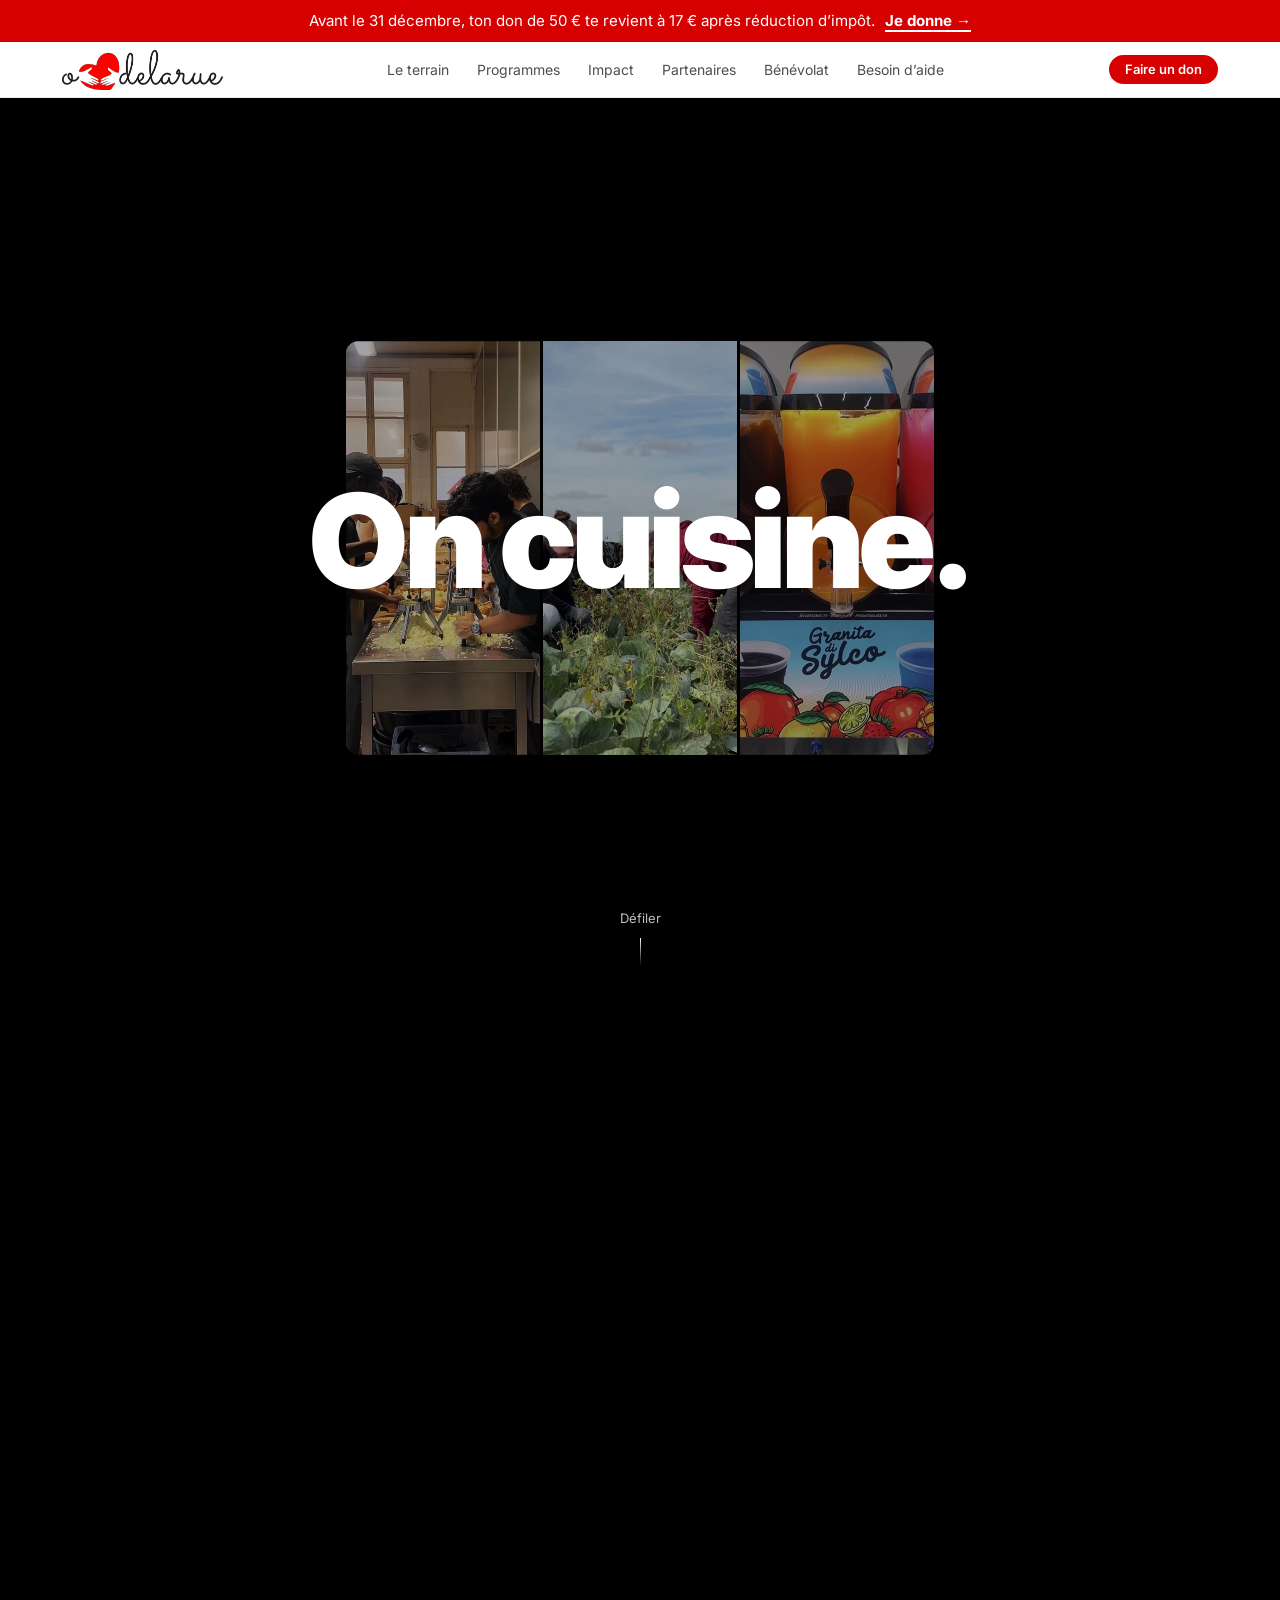
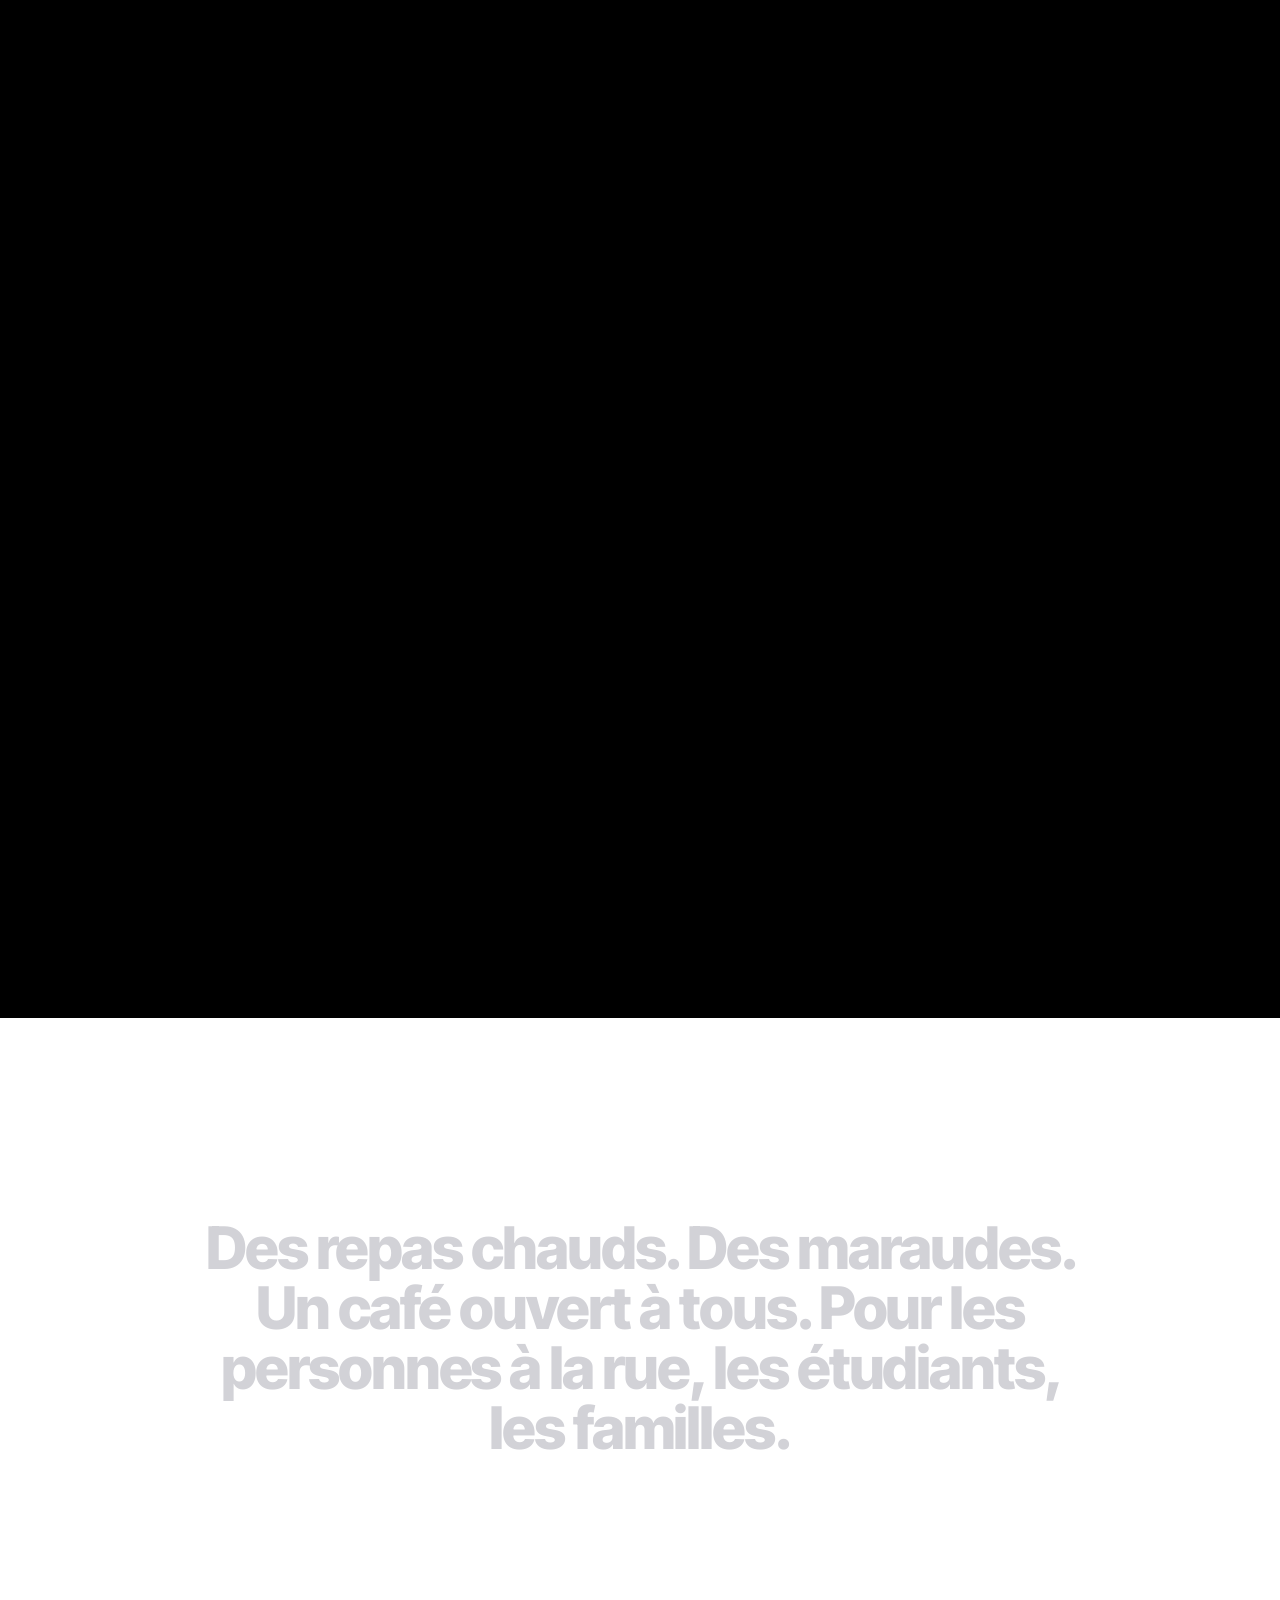
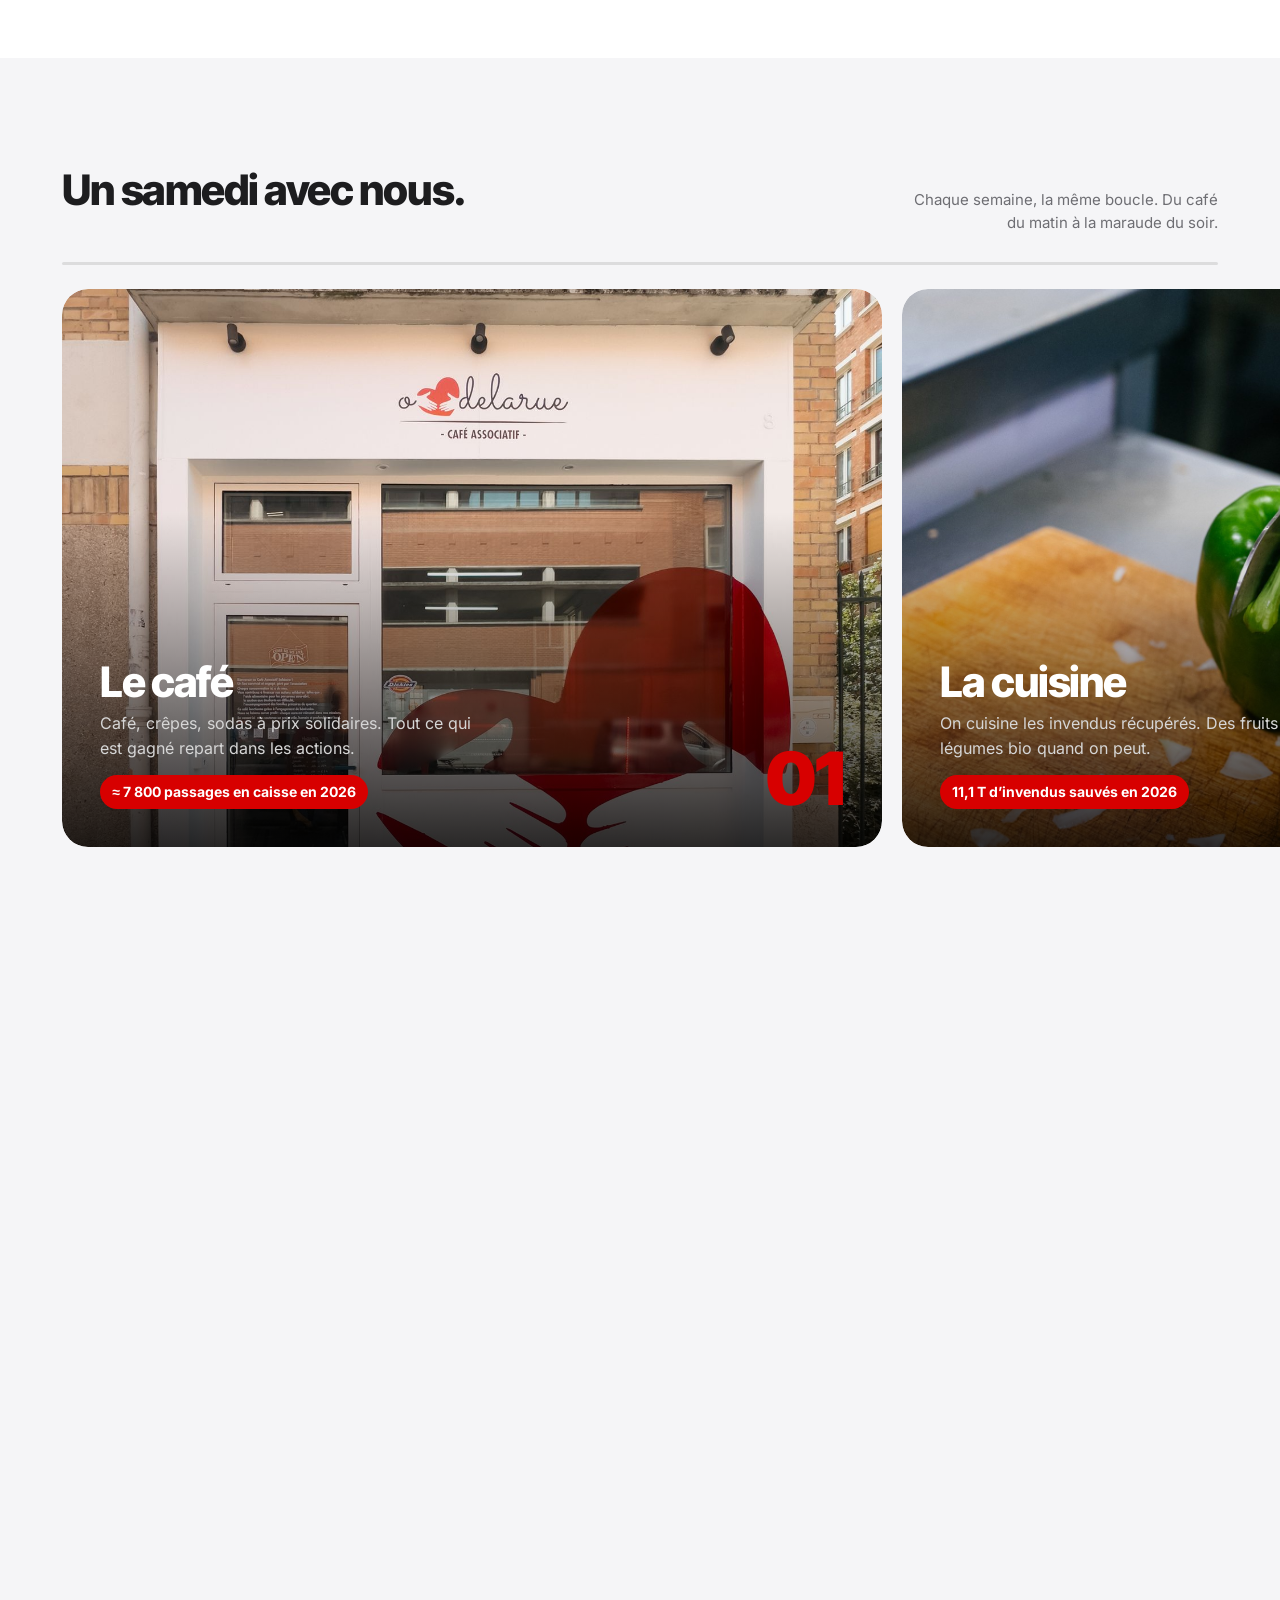
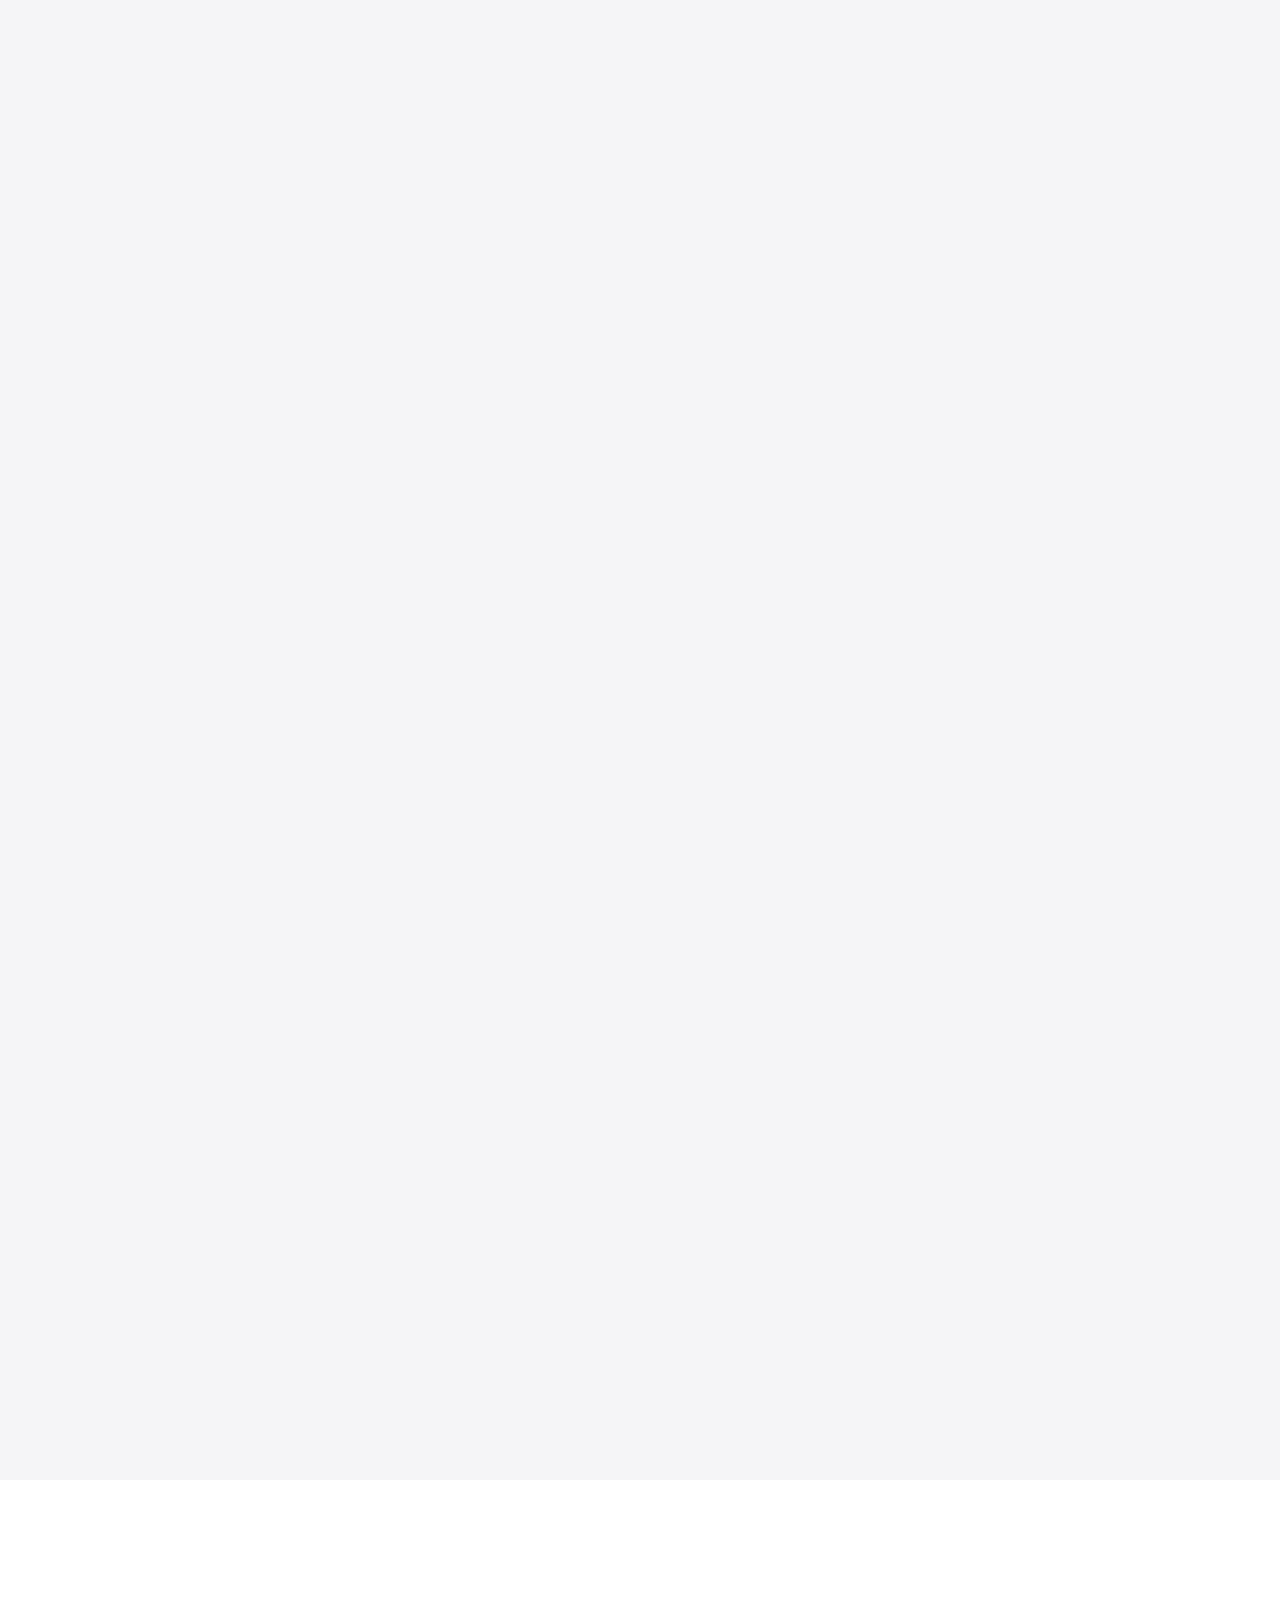
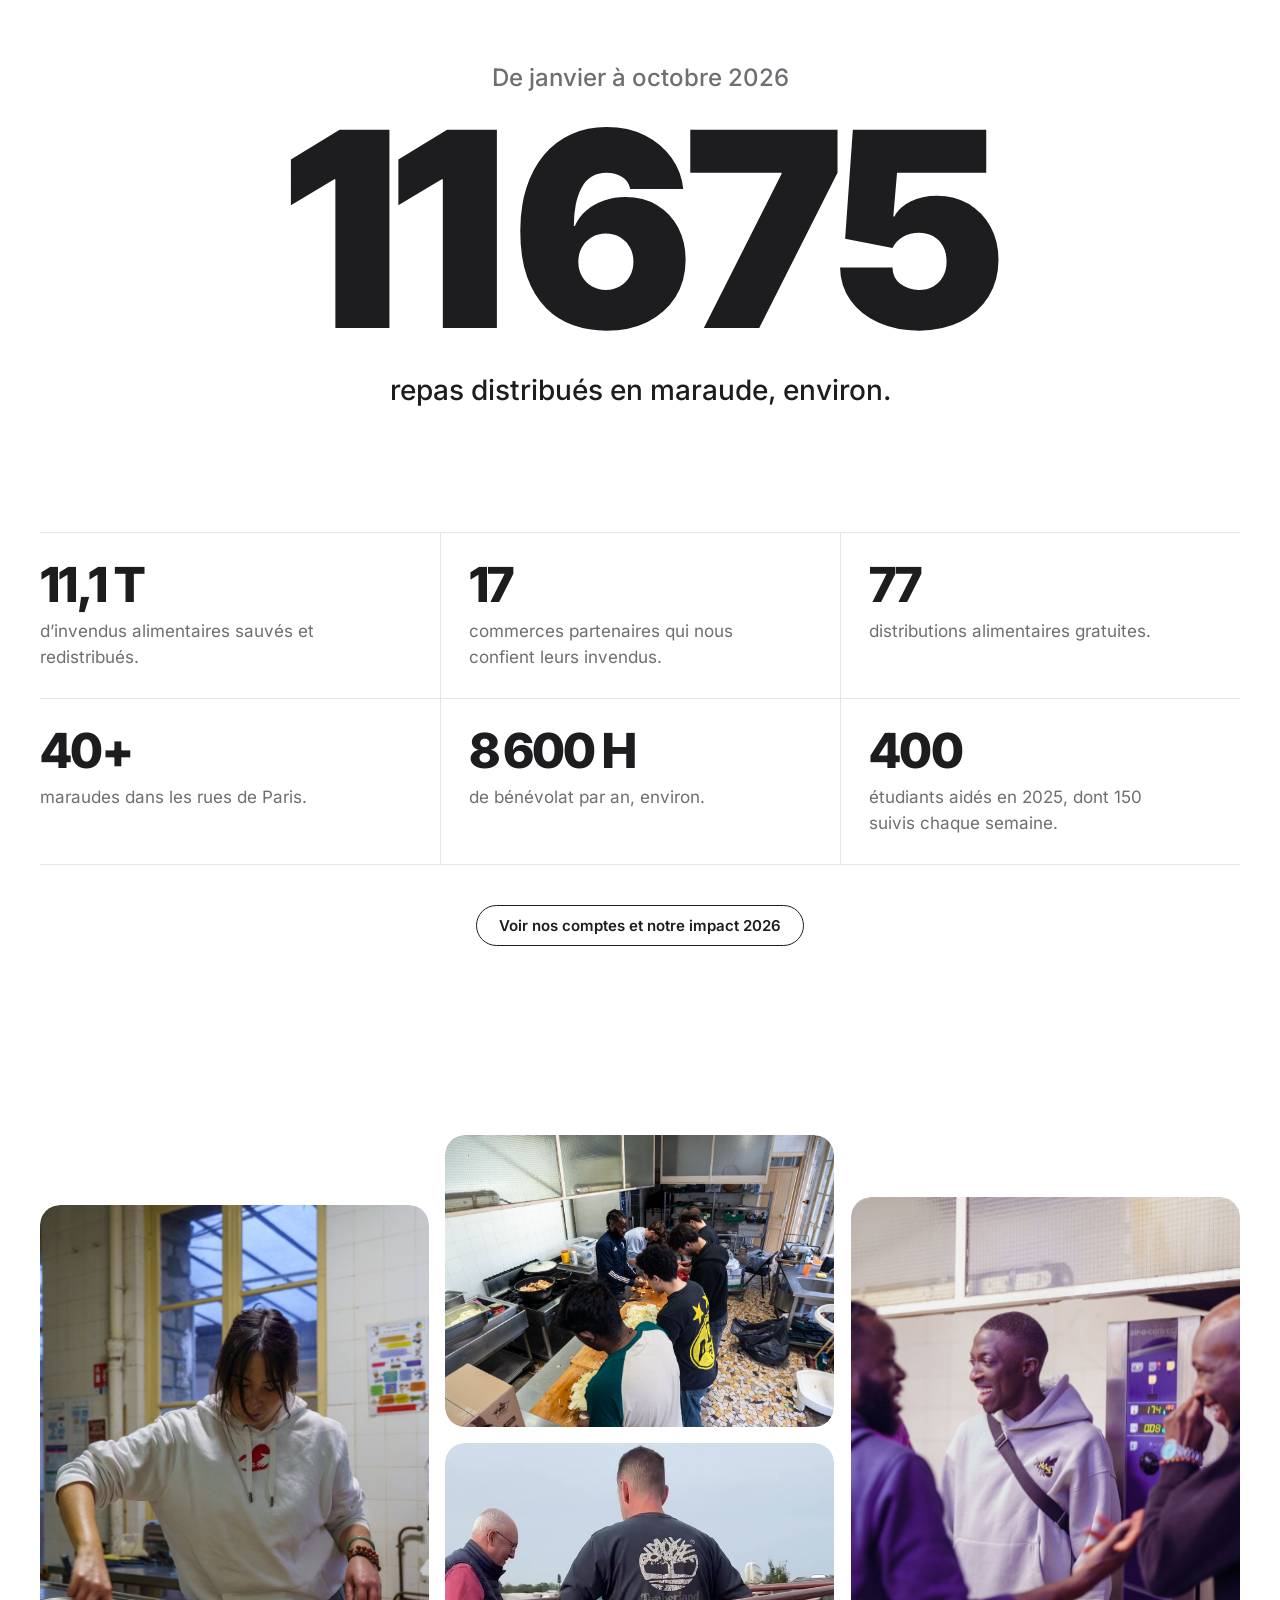
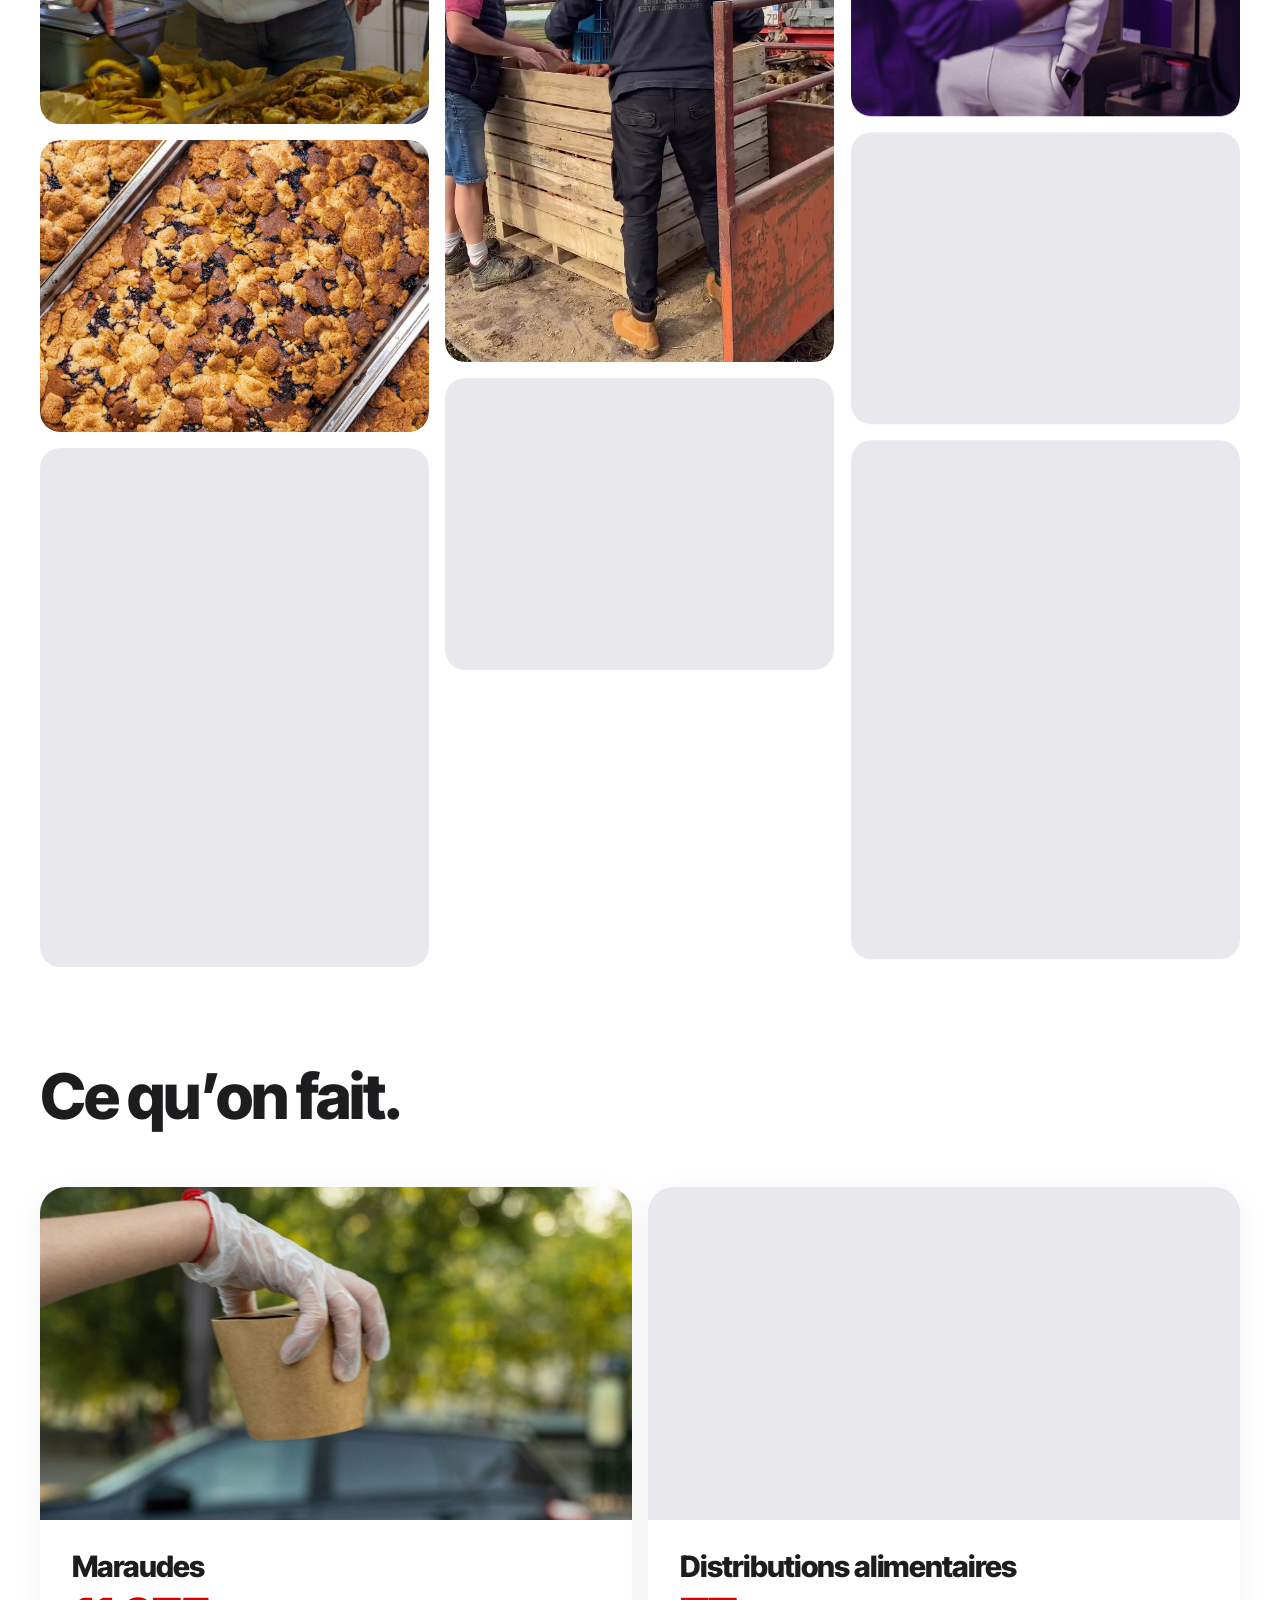
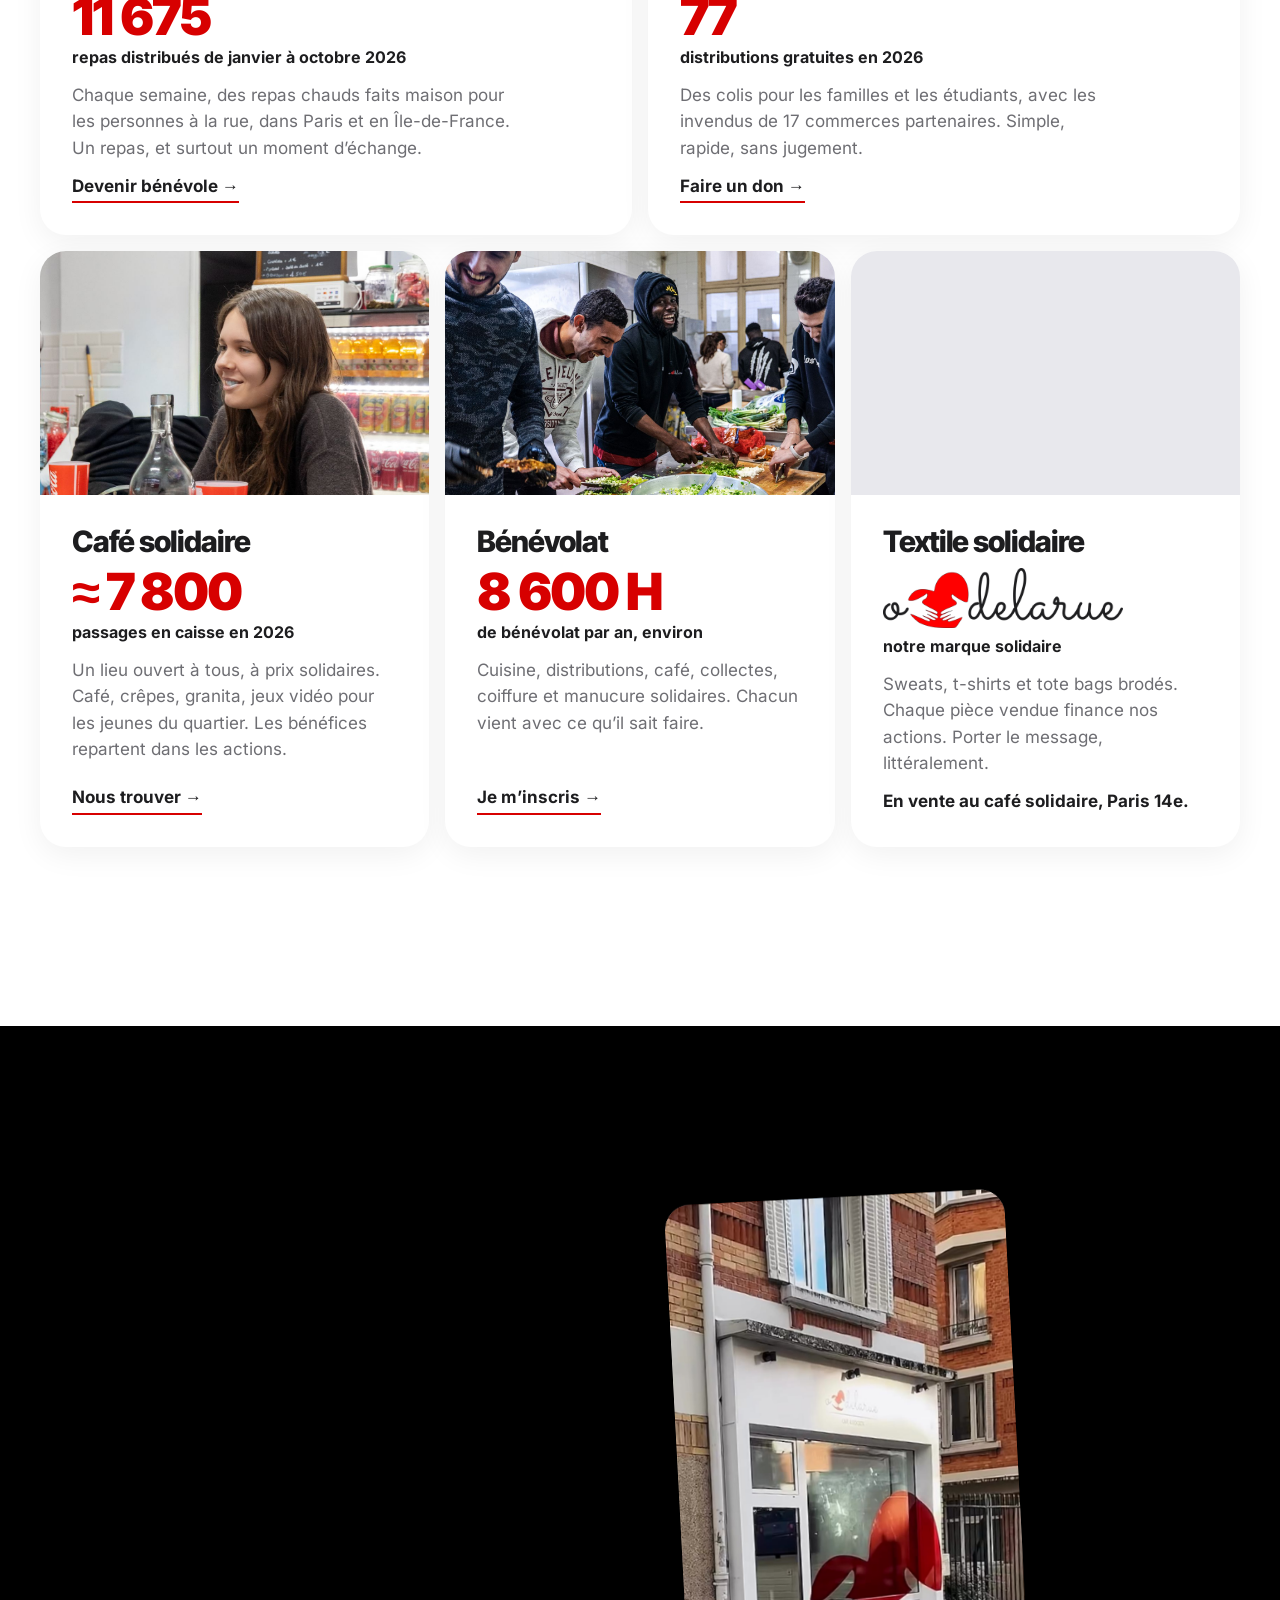
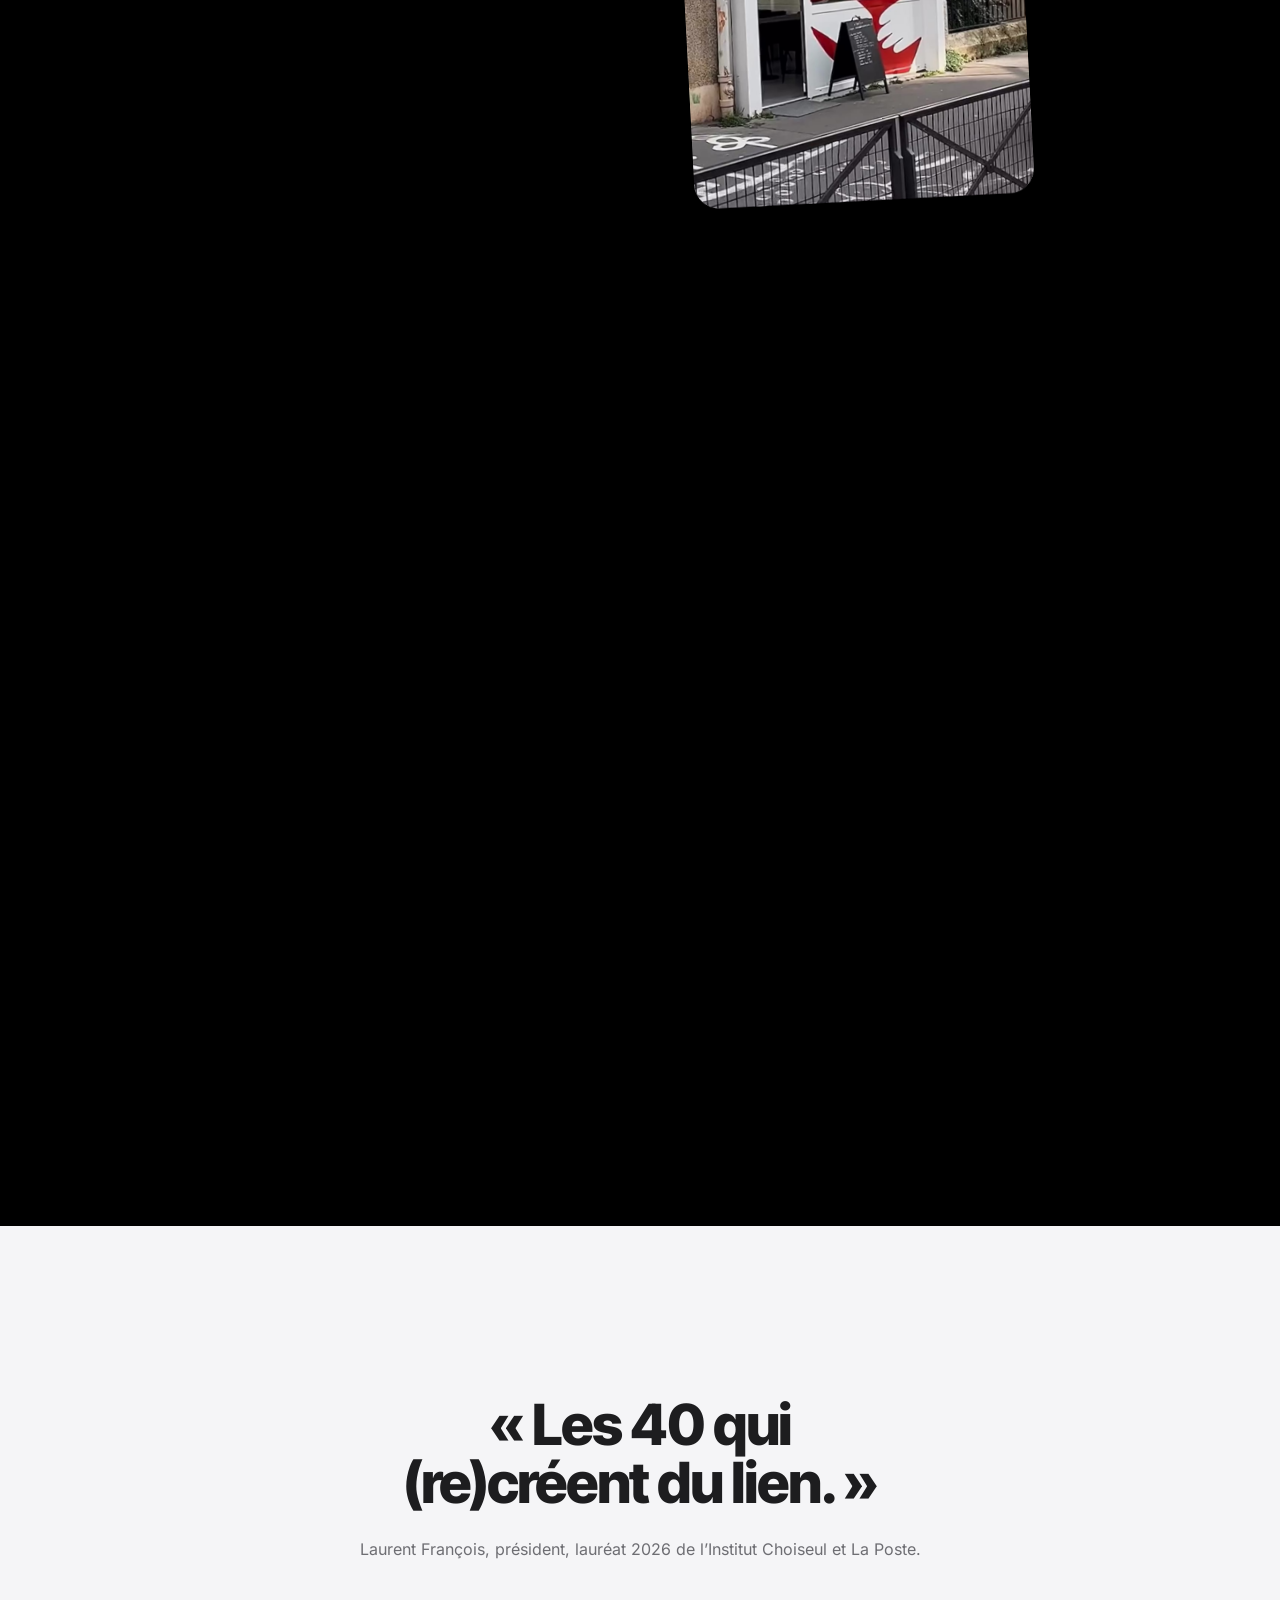
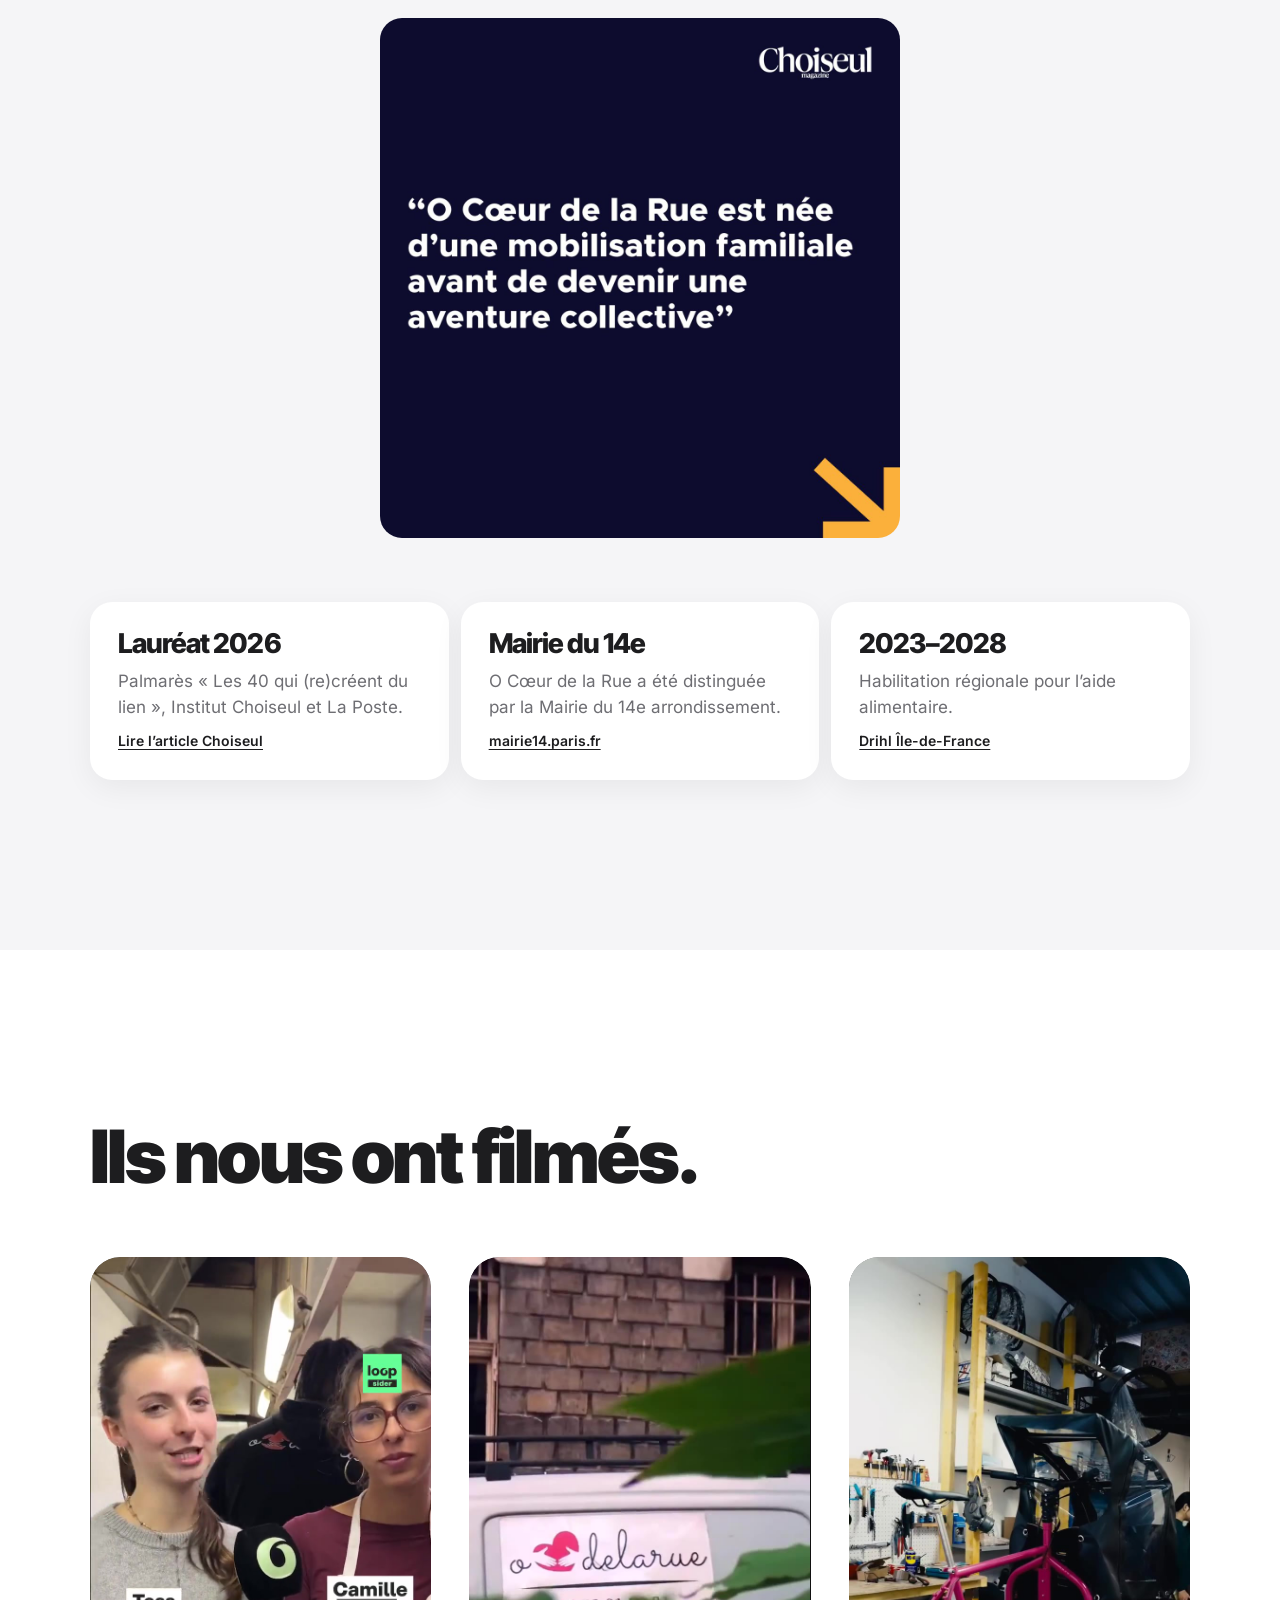
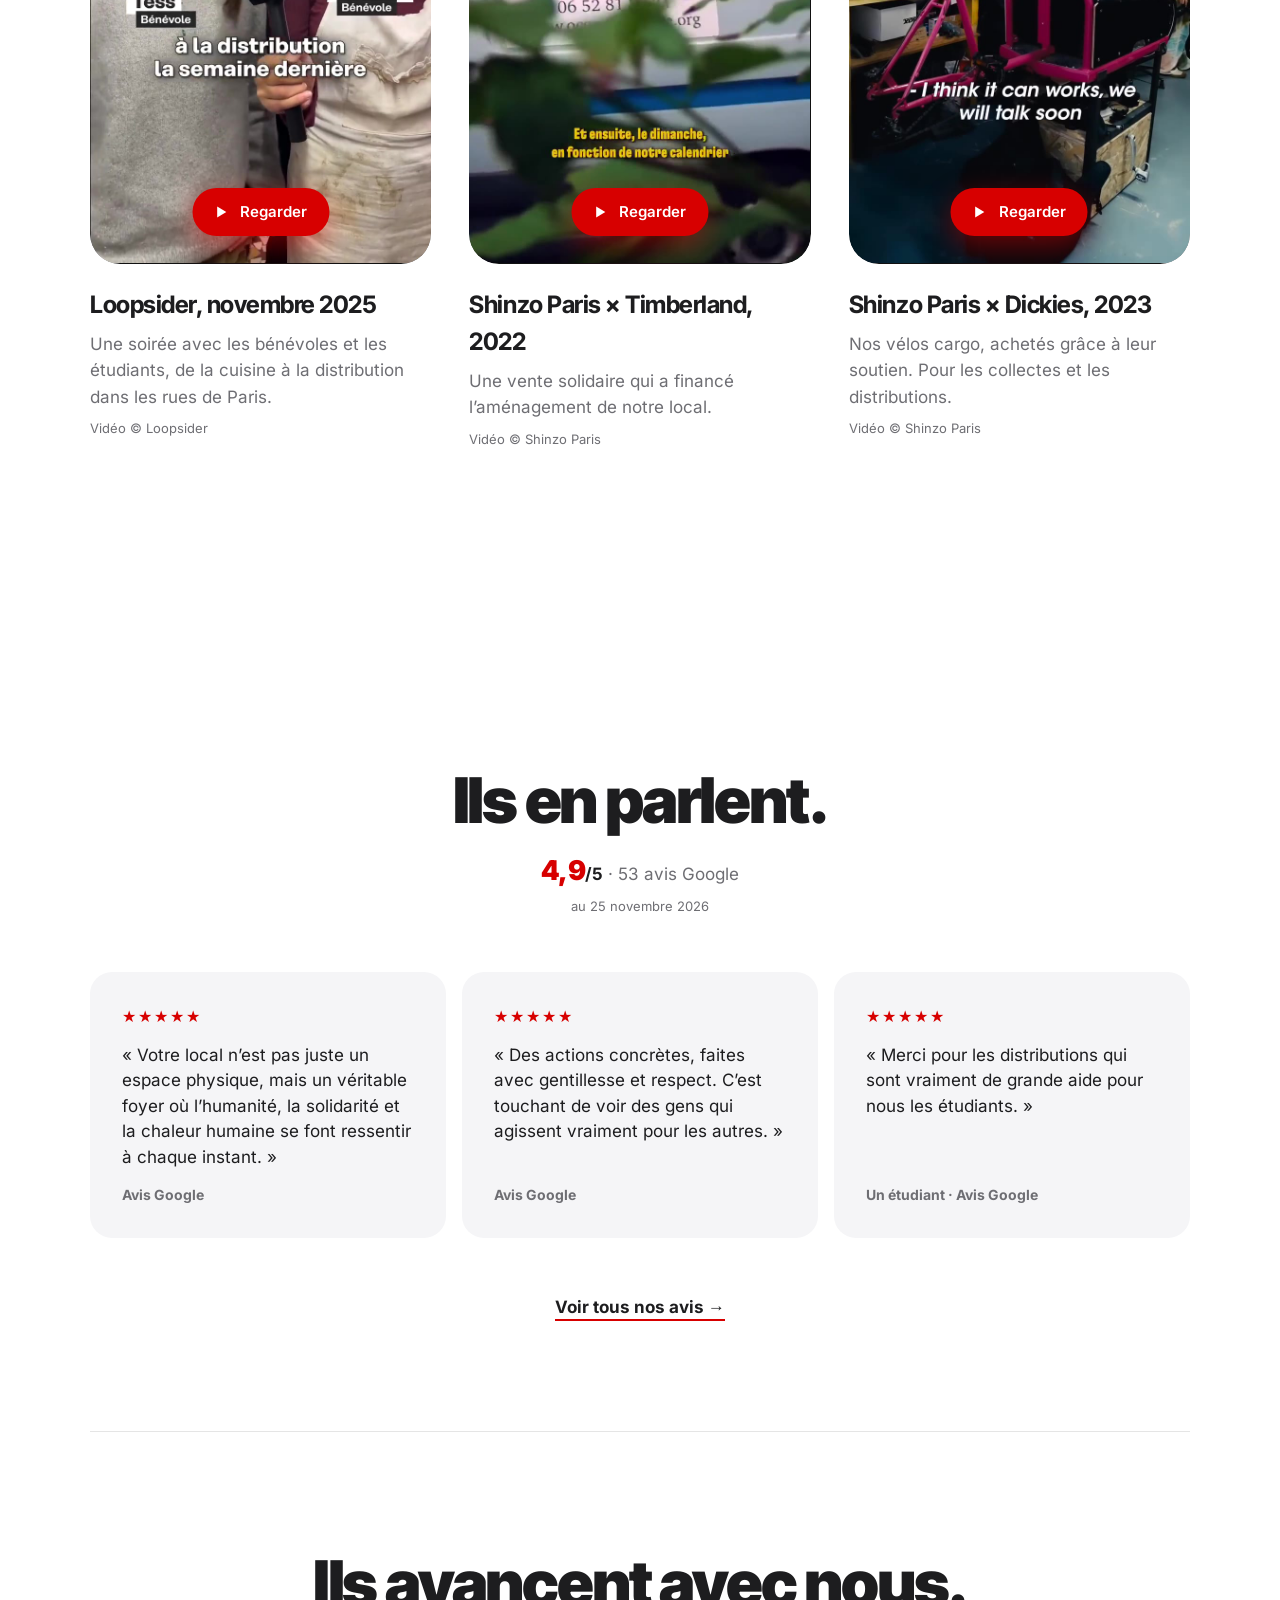
<file: index.html>
<!DOCTYPE html>
<html lang="fr">
<head>
<meta charset="utf-8">
<meta name="viewport" content="width=device-width, initial-scale=1, viewport-fit=cover">
<title>O Cœur de la Rue — Solidarité de terrain à Paris</title>
<meta name="description" content="Association solidaire créée en 2019 à Paris 14e. Maraudes, repas chauds, café solidaire, distributions alimentaires.">
<link rel="canonical" href="https://www.ocoeurdelarue.org/">
<link rel="icon" href="/favicon.ico" sizes="48x48">
<link rel="apple-touch-icon" href="/apple-touch-icon.png">
<link rel="manifest" href="/site.webmanifest">
<meta property="og:type" content="website">
<meta property="og:locale" content="fr_FR">
<meta property="og:site_name" content="O Cœur de la Rue">
<meta property="og:title" content="O Cœur de la Rue — Solidarité de terrain à Paris">
<meta property="og:description" content="Association solidaire créée en 2019 à Paris 14e. Maraudes, repas chauds, café solidaire, distributions alimentaires.">
<meta property="og:url" content="https://www.ocoeurdelarue.org/">
<meta property="og:image" content="https://www.ocoeurdelarue.org/photos/og-image.jpg">
<meta property="og:image:width" content="1200">
<meta property="og:image:height" content="630">
<meta property="og:image:alt" content="L’équipe et les bénévoles d’O Cœur de la Rue">
<meta name="twitter:card" content="summary_large_image">
<script type="application/ld+json">{"@context": "https://schema.org", "@type": "NGO", "name": "O Cœur de la Rue", "alternateName": "OCLR", "url": "https://www.ocoeurdelarue.org/", "logo": "https://www.ocoeurdelarue.org/photos/logo-ocdlr-noir.png", "image": "https://www.ocoeurdelarue.org/photos/og-image.jpg", "description": "Association solidaire créée en 2019 à Paris 14e. Maraudes, repas chauds, café solidaire, distributions alimentaires.", "foundingDate": "2019", "email": "contact@ocoeurdelarue.org", "address": {"@type": "PostalAddress", "streetAddress": "8 rue du Général Humbert", "postalCode": "75014", "addressLocality": "Paris", "addressCountry": "FR"}, "sameAs": ["https://instagram.com/Ocoeur2larue", "https://www.tiktok.com/@ocoeur2larue", "https://www.youtube.com/channel/UC0jvxvRueylT-3jmI7A1AdA", "https://www.facebook.com/Ocoeur2larue", "https://www.linkedin.com/company/oceur2larue", "https://linktr.ee/ocoeurdelarue"]}</script>
<meta name="theme-color" content="#000000">
<link rel="preload" href="/fonts/inter.woff2" as="font" type="font/woff2" crossorigin>
<link rel="preload" href="/fonts/inter-tight.woff2" as="font" type="font/woff2" crossorigin>
<link rel="stylesheet" href="/fonts/fonts.css">
<style>
/* ============ TOKENS — change la couleur rouge ici ============ */
:root{
  --red:#D70000;
  --black:#000000;
  --white:#FFFFFF;
  --paper:#FFFFFF;      /* fond des sections claires */
  --ink:#000000;        /* texte des sections claires */
  --muted:#5E5E5E;
  --line:rgba(0,0,0,.14);
  --night-muted:#A3A3A3;
  --display:"Inter Tight","Helvetica Neue",Helvetica,Arial,sans-serif;
  --text:"Inter","Helvetica Neue",Helvetica,Arial,sans-serif;
  --ease:cubic-bezier(.22,.61,.24,1);
  --nav-h:56px;
  box-sizing:border-box;
  padding-top:env(safe-area-inset-top,0px);
  padding-bottom:env(safe-area-inset-bottom,0px);
}
*,*::before,*::after{box-sizing:inherit;margin:0;padding:0}
html{scroll-behavior:smooth;scroll-padding-top:calc(var(--nav-h) + env(safe-area-inset-top,0px));-webkit-text-size-adjust:100%}
body{background:var(--black);color:var(--white);font-family:var(--text);font-size:1.0625rem;line-height:1.55;-webkit-font-smoothing:antialiased;overflow-x:hidden}
img{max-width:100%;display:block}
a{color:inherit}
:focus-visible{outline:2px solid var(--red);outline-offset:3px;border-radius:4px}

/* ============ NAV (verre dépoli façon Apple) ============ */
body::before{content:"";position:fixed;inset:0 0 auto;height:env(safe-area-inset-top,0px);z-index:60;background:rgba(0,0,0,.72);backdrop-filter:saturate(180%) blur(20px);-webkit-backdrop-filter:saturate(180%) blur(20px)}
.nav{position:sticky;top:env(safe-area-inset-top,0px);z-index:50;height:var(--nav-h);background:rgba(0,0,0,.72);backdrop-filter:saturate(180%) blur(20px);-webkit-backdrop-filter:saturate(180%) blur(20px);border-bottom:1px solid rgba(255,255,255,.08)}
.nav-in{max-width:1200px;margin:0 auto;height:100%;padding:0 22px;display:flex;align-items:center;justify-content:space-between;gap:24px}
.logo{font-family:var(--display);font-weight:800;font-size:1.06rem;letter-spacing:-.035em;text-decoration:none;white-space:nowrap}
.logo span{color:var(--red)}
.logo img{display:block;height:40px;width:auto}
@media (max-width:899px){.logo img{height:34px}}
.foot .logo img{height:44px}

.nav-links{display:flex;gap:28px;list-style:none;font-size:.875rem}
.nav-links a{text-decoration:none;opacity:.78;transition:opacity .25s}
.nav-links a:hover{opacity:1}
.btn{display:inline-flex;align-items:center;justify-content:center;gap:8px;font:600 .9375rem/1 var(--text);text-decoration:none;border-radius:999px;padding:12px 22px;transition:transform .35s var(--ease),background .25s,color .25s;cursor:pointer;border:0}
.btn:active{transform:scale(.97)}
.btn-red{background:var(--red);color:#fff}
.btn-red:hover{background:#B50000}
.btn-small{padding:8px 16px;font-size:.8125rem}
.btn-line{border:1.5px solid currentColor;background:transparent}
.btn-line:hover{background:var(--ink);color:var(--paper);border-color:var(--ink)}
.menu-btn{display:none;background:none;border:0;color:#fff;width:40px;height:40px;cursor:pointer}
.menu-btn span{display:block;width:18px;height:1.5px;background:currentColor;margin:5px auto;transition:transform .35s var(--ease)}
.nav[data-open="true"] .menu-btn span:first-child{transform:translateY(3.25px) rotate(45deg)}
.nav[data-open="true"] .menu-btn span:last-child{transform:translateY(-3.25px) rotate(-45deg)}
.mobile-menu{display:none}

/* ============ PHOTOS — remplace les placeholders ============
   Mets simplement une balise <img src="photos/xxx.jpg" alt="…"> dans chaque .photo */
.photo{position:relative;overflow:hidden;background:#1d1d1d;
  background-image:
    radial-gradient(120% 80% at 30% 20%,rgba(255,255,255,.10),transparent 60%),
    url("data:image/svg+xml,%3Csvg xmlns='http://www.w3.org/2000/svg' width='160' height='160'%3E%3Cfilter id='n'%3E%3CfeTurbulence type='fractalNoise' baseFrequency='.9' numOctaves='2' stitchTiles='stitch'/%3E%3C/filter%3E%3Crect width='100%25' height='100%25' filter='url(%23n)' opacity='.35'/%3E%3C/svg%3E")}
.photo img{position:absolute;inset:0;width:100%;height:100%;object-fit:cover}
/* Coins arrondis fiables (Safari perd l’arrondi quand le parent bouge en parallaxe) */
.photo,.step,.press-video,.film-frame,.hero-frame{-webkit-mask-image:-webkit-radial-gradient(white,black);mask-image:radial-gradient(white,black);isolation:isolate}
.photo figcaption{position:absolute;left:16px;bottom:14px;font-size:.75rem;color:rgba(255,255,255,.55);z-index:1}
.photo:has(img) figcaption{display:none}

/* ============ HERO — séquence épinglée au scroll ============ */
.hero{position:relative;height:280vh;background:var(--black)}
.hero-sticky{position:sticky;top:0;height:100vh;height:100svh;overflow:hidden;display:grid;place-items:center}
.hero-frame{position:absolute;inset:0;overflow:hidden;display:grid;grid-template-columns:repeat(3,1fr);gap:6px;background:var(--black);transform:scale(calc(.46 + .54 * var(--p,0)));border-radius:calc(28px * (1 - var(--p,0)));will-change:transform}
.hero-frame .photo{height:100%}
.hero-frame::after{content:"";position:absolute;inset:0;z-index:1;background:rgba(0,0,0,calc(.35 + .3 * var(--p,0)))}
.hero-words{position:relative;z-index:2;width:100%;height:1.1em;font-family:var(--display);font-weight:900;font-size:clamp(2.87rem,10.2vw,9.02rem);line-height:1;letter-spacing:-.035em;text-align:center;white-space:nowrap}
.hero-word{position:absolute;inset:0;opacity:0;transform:translateY(.25em) scale(.96);filter:blur(12px);transition:opacity .7s var(--ease),transform .9s var(--ease),filter .7s var(--ease)}
.hero-word.is-active{opacity:1;transform:none;filter:none}
.hero-foot{position:absolute;z-index:2;left:0;right:0;bottom:max(32px,env(safe-area-inset-bottom,0px));text-align:center;padding:0 22px}
.hero-sub{font-size:clamp(1.0625rem,2vw,1.375rem);font-weight:500;opacity:clamp(0, calc((var(--p,0) - .72) * 4), 1);transform:translateY(calc(12px * (1 - clamp(0, calc((var(--p,0) - .72) * 4), 1))))}
.hero-hint{font-size:.8125rem;color:var(--night-muted);margin-top:10px;opacity:clamp(0, calc(1 - var(--p,0) * 6), 1)}
.hero-hint::after{content:"";display:block;width:1px;height:28px;margin:10px auto 0;background:linear-gradient(#fff,transparent);animation:drip 2.2s var(--ease) infinite}
@keyframes drip{0%{transform:scaleY(0);transform-origin:top}50%{transform:scaleY(1);transform-origin:top}51%{transform-origin:bottom}100%{transform:scaleY(0);transform-origin:bottom}}

/* ============ INTRO ============ */
.intro{background:var(--black);padding:clamp(100px,16vw,200px) 22px}
.intro p{max-width:22ch;margin:0 auto;font-family:var(--display);font-weight:800;font-size:clamp(1.84rem,4.59vw,3.69rem);line-height:1.02;text-align:center;letter-spacing:-.035em}
.intro p .dim{color:#4a4a4a;transition:color .6s var(--ease)}
.intro p .dim.lit{color:#fff}

/* ============ UN SAMEDI — défilement horizontal ============ */
.samedi{position:relative;background:var(--black)}
.samedi-sticky{position:sticky;top:0;height:100vh;height:100svh;overflow:hidden;display:flex;flex-direction:column;justify-content:center}
.samedi-head{max-width:1200px;width:100%;margin:0 auto 28px;padding:0 22px;display:flex;align-items:baseline;justify-content:space-between;gap:20px}
.samedi-head h2{font-family:var(--display);font-weight:800;font-size:clamp(1.64rem,3.28vw,2.67rem);line-height:1;letter-spacing:-.035em}
.samedi-head p{color:var(--night-muted);font-size:.9375rem;max-width:34ch;text-align:right}
.samedi-track{display:flex;gap:20px;padding:0 max(22px,calc((100vw - 1200px) / 2 + 22px));will-change:transform}
.step{flex:0 0 min(72vw,820px);height:min(62vh,560px);border-radius:26px;position:relative;overflow:hidden}
.step .photo{position:absolute;inset:0}
.step .photo::after{content:"";position:absolute;inset:0;background:linear-gradient(180deg,transparent 40%,rgba(0,0,0,.82))}
.step-body{position:absolute;left:0;right:0;bottom:0;z-index:2;padding:clamp(22px,3vw,40px);display:flex;align-items:flex-end;justify-content:space-between;gap:24px}
.step-num{font-family:var(--display);font-weight:900;font-size:clamp(2.87rem,5.74vw,4.92rem);line-height:.8;color:var(--red);letter-spacing:-.035em}
.step-txt h3{font-family:var(--display);font-weight:800;font-size:clamp(1.64rem,3.28vw,2.87rem);line-height:1;margin-bottom:8px;letter-spacing:-.035em}
.step-txt p{max-width:38ch;color:#d6d6d6;font-size:1rem}
.step-stats{flex:0 0 min(72vw,820px);height:min(62vh,560px);border-radius:26px;background:var(--red);color:#fff;padding:clamp(26px,3.4vw,48px);display:flex;flex-direction:column;justify-content:space-between}
.step-stats .when{font-size:1rem;font-weight:500}
.stat-row{display:grid;grid-template-columns:repeat(3,1fr);gap:20px}
.stat b{display:block;font-family:var(--display);font-weight:900;font-size:clamp(2.46rem,5.74vw,5.33rem);line-height:.85;font-variant-numeric:tabular-nums;letter-spacing:-.035em}
.stat span{display:block;margin-top:10px;font-size:.9375rem;line-height:1.35}

/* ============ IMPACT ============ */
.impact{background:var(--paper);color:var(--ink);padding:clamp(100px,14vw,180px) 22px}
.impact-in{max-width:1200px;margin:0 auto}
.impact-main{text-align:center}
.impact-main small{display:block;font-size:clamp(1.125rem,2vw,1.5rem);font-weight:500;color:var(--muted)}
.impact-main strong{display:block;font-family:var(--display);font-weight:900;font-size:clamp(5.74rem,21.3vw,18rem);line-height:.82;letter-spacing:-.035em;margin:.08em 0 .1em}
.impact-main p{font-size:clamp(1.25rem,2.4vw,1.75rem);font-weight:500}
.impact-grid{display:grid;grid-template-columns:repeat(3,1fr);margin-top:clamp(70px,10vw,120px);border-top:1px solid var(--line)}
.impact-grid div{padding:28px 28px 0 0}
.impact-grid div{border-bottom:1px solid var(--line);padding-bottom:28px}
.impact-grid div:not(:nth-child(3n+1)){padding-left:28px;border-left:1px solid var(--line)}
.impact-grid b{display:block;font-family:var(--display);font-weight:800;font-size:clamp(2.05rem,3.77vw,3.28rem);line-height:1;letter-spacing:-.035em}
.impact-grid span{display:block;margin-top:8px;color:var(--muted);max-width:28ch}
.impact-grid b span{display:inline;margin:0;color:inherit}
.impact-grid b{white-space:nowrap}

/* ============ PROGRAMMES ============ */
.prog{background:var(--paper);color:var(--ink);padding:0 22px clamp(100px,14vw,180px)}
.prog-in{max-width:1200px;margin:0 auto}
.pgrid{list-style:none;display:grid;grid-template-columns:repeat(6,1fr);gap:16px}
.pcard{grid-column:span 2;background:#fff;border-radius:26px;overflow:hidden;display:flex;flex-direction:column;box-shadow:0 8px 30px rgba(0,0,0,.06)}
.pcard:nth-child(-n+2){grid-column:span 3}
.pcard .photo{aspect-ratio:16/10;border-radius:0}
.pcard:nth-child(-n+2) .photo{aspect-ratio:16/9}
.pcard-body{padding:clamp(22px,2.6vw,32px);display:flex;flex-direction:column;gap:12px;flex:1}
.pcard h3{font-family:var(--display);font-weight:800;font-size:clamp(1.43rem,2.3vw,1.9rem);line-height:1;letter-spacing:-.035em}
.pcard-num b{display:block;font-family:var(--display);font-weight:900;font-size:clamp(2.2rem,4vw,3.3rem);line-height:.9;color:var(--red);letter-spacing:-.035em}
.pcard-num span{display:block;margin-top:6px;font-size:1rem;font-weight:700;color:var(--ink)}
.pcard p{max-width:40ch}
.pcard-body > p:not(.pcard-num){color:var(--muted);flex:1}
.pcard-cta{align-self:flex-start;font-weight:700;color:var(--ink);text-decoration:none;border-bottom:2px solid var(--red);padding-bottom:2px}
.pcard-cta:hover{color:var(--red)}
.pcard-where{font-weight:700;color:var(--ink)}
.pcard-logo{display:block;height:clamp(44px,5vw,60px);width:auto}
.pcard-where{font-weight:700;color:var(--ink)}
.pcard-logo{display:block;height:clamp(44px,5vw,60px);width:auto}
.samedi-bar{max-width:1156px;width:calc(100% - 44px);margin:0 auto 24px;height:3px;border-radius:3px;background:var(--line);overflow:hidden}
.samedi-bar span{display:block;height:100%;width:100%;background:var(--red);transform-origin:left;transform:scaleX(var(--q,0))}
.step-fact{display:inline-block;margin-top:14px;padding:6px 12px;border-radius:999px;background:var(--red);color:#fff !important;font-weight:700;font-size:.875rem !important}
.prog h2{font-family:var(--display);font-weight:800;font-size:clamp(2.05rem,4.92vw,4.1rem);line-height:.95;margin-bottom:clamp(36px,5vw,60px);letter-spacing:-.035em}
.prog-list{list-style:none;border-top:1px solid var(--line)}
.prog-item{border-bottom:1px solid var(--line)}
.prog-item button{all:unset;box-sizing:border-box;width:100%;cursor:pointer;display:grid;grid-template-columns:1fr auto;align-items:center;gap:20px;padding:26px 0;position:relative}
.prog-item button:focus-visible{outline:2px solid var(--red);outline-offset:4px}
.prog-name{display:block;font-family:var(--display);font-weight:800;font-size:clamp(1.43rem,3.28vw,2.67rem);line-height:1;transition:transform .5s var(--ease);letter-spacing:-.035em}
.prog-item button:hover .prog-name{transform:translateX(10px)}
.prog-tag{font-size:.8125rem;font-weight:500;color:var(--muted);margin-left:14px;font-family:var(--text);vertical-align:middle}
.plus{width:36px;height:36px;border-radius:50%;border:1.5px solid var(--line);position:relative;transition:background .3s,border-color .3s,transform .5s var(--ease)}
.plus::before,.plus::after{content:"";position:absolute;left:50%;top:50%;width:12px;height:1.5px;background:currentColor;transform:translate(-50%,-50%)}
.plus::after{transform:translate(-50%,-50%) rotate(90deg)}
.prog-item[data-open="true"] .plus{background:var(--red);border-color:var(--red);color:#fff;transform:rotate(45deg)}
.prog-panel{display:grid;grid-template-rows:0fr;transition:grid-template-rows .6s var(--ease)}
.prog-item[data-open="true"] .prog-panel{grid-template-rows:1fr}
.prog-panel > div{overflow:hidden}
.prog-panel-in{display:grid;grid-template-columns:1.1fr 1fr;gap:clamp(20px,4vw,56px);padding-bottom:34px}
.prog-panel .photo{aspect-ratio:4/3;border-radius:18px}
.photo[data-src$="prog-maraudes.jpg"] img{object-position:center 25%}
.photo[data-src$="prog-etudiants.jpg"] img{object-position:center 30%}
:where(h1,h2,h3,p,strong,b) small{letter-spacing:normal}
.prog-panel p{font-size:1.125rem;max-width:44ch}
.prog-panel p + p{margin-top:14px;color:var(--muted);font-size:1rem}

/* ============ RECONNAISSANCE ============ */
.laureat{background:var(--black);padding:clamp(100px,14vw,170px) 22px;text-align:center}
.laureat blockquote{max-width:20ch;text-wrap:balance;margin:0 auto;font-family:var(--display);font-weight:800;font-size:clamp(1.84rem,4.43vw,3.69rem);line-height:1.02;letter-spacing:-.035em}
.laureat cite{display:block;margin-top:26px;font-style:normal;color:var(--night-muted);font-size:1rem}

/* ============ ACCÈS DIRECTS ============ */
.direct{background:var(--black);padding:clamp(100px,14vw,170px) 22px}
.direct-in{max-width:1200px;margin:0 auto}
.direct h2{font-family:var(--display);font-weight:900;font-size:clamp(2.46rem,5.74vw,4.92rem);line-height:1;letter-spacing:-.035em}
.direct-grid{list-style:none;display:grid;grid-template-columns:repeat(4,1fr);gap:12px;margin-top:clamp(40px,6vw,64px)}
.direct-grid a{height:100%;display:flex;flex-direction:column;gap:12px;padding:28px;border-radius:22px;background:#161616;text-decoration:none;transition:background .25s}
.direct-grid a:hover{background:#222}
.direct-grid li:first-child a{background:var(--red)}
.direct-grid li:first-child a:hover{background:#B50000}
.direct-grid b{font-family:var(--display);font-weight:800;font-size:clamp(1.43rem,1.97vw,1.84rem);line-height:1;letter-spacing:-.035em}
.direct-grid span{flex:1;color:#cfcfcf;font-size:.9375rem}
.direct-grid li:first-child span{color:#fff}
.direct-grid i{font-style:normal;font-weight:600;font-size:.875rem;text-decoration:underline;text-underline-offset:3px}

/* ============ REJOINDRE ============ */
.join{background:var(--paper);color:var(--ink);padding:clamp(100px,14vw,170px) 22px}
.join-in{max-width:1200px;margin:0 auto;display:grid;grid-template-columns:1fr 1fr;gap:clamp(30px,6vw,90px);align-items:end}
.join h2{font-family:var(--display);font-weight:900;font-size:clamp(2.46rem,6.56vw,5.74rem);line-height:1;letter-spacing:-.035em}
.join-side p{font-size:1.1875rem;max-width:36ch;margin-bottom:28px}
.join-actions{display:flex;flex-wrap:wrap;gap:12px}

.join-photo{grid-column:1/-1;aspect-ratio:16/10;border-radius:26px;margin-bottom:clamp(20px,4vw,40px)}
.laureat-photos{display:flex;justify-content:center;gap:16px;max-width:860px;margin:48px auto 0}
.proofs{list-style:none;display:grid;grid-template-columns:repeat(3,1fr);gap:12px;max-width:1100px;margin:64px auto 0;text-align:left}
.proofs li{border:1px solid rgba(255,255,255,.14);border-radius:22px;padding:28px;display:flex;flex-direction:column;gap:10px}
.proofs b{font-family:var(--display);font-weight:800;font-size:clamp(1.43rem,2.13vw,1.84rem);line-height:1;letter-spacing:-.035em}
.proofs span{flex:1;color:var(--night-muted)}
.proofs a{font-size:.875rem;font-weight:600;text-underline-offset:3px}
.laureat-press{max-width:520px;margin:56px auto 0}
.laureat-press img{width:100%;height:auto;border-radius:22px}
.laureat-press blockquote{max-width:none;font-family:var(--text);font-weight:500;font-size:clamp(1.25rem,2.2vw,1.75rem);line-height:1.35;color:#fff;text-wrap:balance}
.laureat-press figcaption{margin-top:14px;font-size:.875rem;color:var(--night-muted)}
.laureat-photo{flex:1 1 0;max-width:420px;aspect-ratio:4/5;border-radius:22px}

/* ============ LOOPSIDER ============ */
.press{background:var(--paper);color:var(--ink);padding:clamp(100px,14vw,170px) 22px}
.press-in{max-width:1100px;margin:0 auto;display:grid;grid-template-columns:1fr auto;grid-template-rows:auto auto;column-gap:clamp(40px,7vw,110px);align-items:center}
.press-txt{max-width:36rem}
.press-sub{max-width:30ch}
.press-title{font-family:var(--display);font-weight:900;font-size:clamp(2.46rem,5.74vw,4.92rem);line-height:1;letter-spacing:-.035em}
.press-sub{margin-top:20px;font-size:1.1875rem;color:var(--muted)}
.press-video{position:relative;height:min(76vh,780px);aspect-ratio:9/16;border-radius:30px;overflow:hidden;background:#111;box-shadow:0 30px 80px rgba(0,0,0,.25)}
.press-video video{width:100%;height:100%;object-fit:cover;display:block}
.press-play{position:absolute;left:50%;bottom:28px;transform:translateX(-50%);display:inline-flex;align-items:center;gap:10px;font:600 .9375rem/1 var(--text);color:#fff;background:var(--red);border:0;border-radius:999px;padding:14px 22px 14px 18px;white-space:nowrap;cursor:pointer;box-shadow:0 10px 30px rgba(255,0,0,.4);transition:transform .35s var(--ease),background .25s}
.press-play:hover{background:#B50000;transform:translateX(-50%) scale(1.04)}
.press-play svg{width:20px;height:20px}
.press-video.is-playing .press-play{opacity:0;pointer-events:none}
.press-credit{grid-column:2;justify-self:center;margin-top:14px;font-size:.8125rem;color:var(--muted)}

/* ============ SCIENCES PO ============ */
.spo{background:var(--paper);color:var(--ink);padding:0 22px clamp(100px,14vw,170px)}
.spo-in{max-width:1100px;margin:0 auto;display:grid;grid-template-columns:minmax(0,640px) 1fr;column-gap:clamp(40px,6vw,90px);align-items:center}
.spo-video{height:auto;width:100%;aspect-ratio:16/9;border-radius:26px}
.spo-credit{margin-top:18px;font-size:.875rem;color:var(--muted);max-width:40ch}

/* ============ PARTENAIRES (accueil) ============ */
.avis{background:var(--paper);color:var(--ink);padding:clamp(90px,12vw,150px) 22px clamp(70px,9vw,110px)}
.avis-in{max-width:1100px;margin:0 auto;text-align:center}
.avis h2{font-family:var(--display);font-weight:900;font-size:clamp(2.05rem,4.92vw,4.1rem);line-height:1;letter-spacing:-.035em}
.avis-note{margin-top:18px;font-size:1.0625rem;color:var(--muted)}
.avis-note b{font-family:var(--display);font-weight:900;font-size:1.6em;color:var(--red);letter-spacing:-.03em}
.avis-note span{font-weight:700;color:var(--ink)}
.avis-note small{display:block;margin-top:4px;font-size:.8125rem}
.avis-grid{list-style:none;display:grid;grid-template-columns:repeat(3,1fr);gap:16px;margin:clamp(36px,5vw,56px) 0;text-align:left}
.avis-grid li{background:#F5F5F7;border-radius:22px;padding:clamp(24px,2.6vw,32px);display:flex;flex-direction:column;gap:14px}
.avis-stars{color:var(--red);letter-spacing:2px;font-size:1rem}
.avis-grid blockquote{margin:0;font-size:1.0625rem;line-height:1.5;flex:1}
.avis-src{font-weight:700;font-size:.875rem;color:var(--muted)}
.avis-link{font-weight:700;color:var(--ink);text-decoration:none;border-bottom:2px solid var(--red);padding-bottom:2px}
.avis-link:hover{color:var(--red)}
@media (max-width:899px){.avis-grid{grid-template-columns:1fr}}
.fin-annee{display:block;background:var(--red);color:#fff;text-align:center;text-decoration:none;font-size:.9375rem;line-height:1.35;padding:11px 22px}
.fin-annee[hidden]{display:none}
.fin-annee b{white-space:nowrap;margin-left:6px;border-bottom:2px solid #fff}
.fin-annee:hover b{border-bottom-color:transparent}
.allies{background:var(--paper);color:var(--ink);padding:0 22px clamp(100px,14vw,170px)}
.allies-in{max-width:1100px;margin:0 auto;border-top:1px solid var(--line);padding-top:clamp(70px,10vw,120px);text-align:center}
.allies h2{font-family:var(--display);font-weight:900;font-size:clamp(2.05rem,4.92vw,4.1rem);line-height:1;letter-spacing:-.035em}
.allies-grid{list-style:none;display:grid;grid-template-columns:repeat(6,1fr);gap:12px;margin:clamp(40px,6vw,64px) 0}
.allies-grid li{position:relative;background:#fff;border-radius:16px;aspect-ratio:3/2;overflow:hidden}
.allies-grid img{position:absolute;inset:16%;width:68%;height:68%;max-width:none;object-fit:contain}

/* ============ LA PORTE ============ */
.door{position:relative;height:100vh;height:100svh;min-height:560px;overflow:hidden;background:var(--black)}
.door-photo{position:absolute;inset:0;transform:scale(calc(1.12 - .12 * var(--d,0)));will-change:transform}
.door-photo::after{content:"";position:absolute;inset:0;background:linear-gradient(90deg,rgba(0,0,0,.72) 0%,rgba(0,0,0,.25) 55%,transparent 100%)}
.door-txt{position:absolute;z-index:2;left:max(22px,calc((100vw - 1200px) / 2 + 22px));bottom:clamp(50px,10vh,110px);right:22px}
.door-title{max-width:12ch}
.door-title{font-family:var(--display);font-weight:900;font-size:clamp(2.46rem,6.56vw,5.74rem);line-height:1;letter-spacing:-.035em}
.door-sub{margin-top:16px;color:#d6d6d6;font-size:1.0625rem}

/* ============ FOOTER ============ */
.foot{background:var(--black);color:var(--night-muted);padding:60px 22px 40px;font-size:.875rem}
.foot-in{max-width:1200px;margin:0 auto;display:grid;grid-template-columns:1.4fr 1fr 1fr;gap:30px}
.foot .logo{color:#fff;display:inline-block;margin-bottom:10px}
.foot h2{color:#fff;font-weight:600;font-size:.875rem;margin-bottom:10px}
.foot ul{list-style:none;display:grid;gap:6px}
.foot a{text-decoration:none}
.foot a:hover{color:#fff}
.foot-legal{max-width:1200px;margin:44px auto 0;padding-top:20px;border-top:1px solid rgba(255,255,255,.1);font-size:.75rem}

/* ============ MÉDIAS ============ */
.photo video{position:absolute;inset:0;width:100%;height:100%;object-fit:cover}
.photo video{opacity:0;transition:opacity .8s var(--ease)}
.photo[data-has-video] video{opacity:1}
.photo figcaption{display:none}

/* ============ GALERIE ============ */
.gallery{background:var(--paper);padding:100px 22px clamp(100px,14vw,180px);margin-top:-100px;overflow:hidden}
.gallery-cols{max-width:1200px;margin:0 auto;display:grid;grid-template-columns:repeat(3,1fr);gap:16px;align-items:start}
.gcol{display:grid;gap:16px;will-change:transform}
.gcol:nth-child(2){margin-top:90px}
.gallery .photo{border-radius:20px}
.g-tall{aspect-ratio:3/4}
.g-wide{aspect-ratio:4/3}

/* ============ FILM (format vertical) ============ */
.film{position:relative;height:200vh;background:var(--black)}
.film-sticky{position:sticky;top:0;height:100vh;height:100svh;overflow:hidden;display:flex;align-items:center;justify-content:center;gap:clamp(40px,7vw,110px);padding:calc(var(--nav-h) + 20px) 22px 30px}
.film-frame{flex:0 0 auto;height:min(80vh,860px);aspect-ratio:9/16;border-radius:30px;transform:scale(calc(.84 + .16 * var(--f,0))) rotate(calc(-3deg * (1 - var(--f,0))));will-change:transform;box-shadow:0 40px 120px rgba(255,0,0,calc(.28 * var(--f,0)))}
.film-ui{max-width:30ch;display:flex;flex-direction:column;align-items:flex-start;gap:16px;opacity:clamp(0, calc(var(--f,0) * 2.2), 1);transform:translateX(calc(-30px * (1 - clamp(0, calc(var(--f,0) * 2.2), 1))))}
.film-title{font-family:var(--display);font-weight:800;font-size:clamp(2.05rem,4.1vw,3.69rem);line-height:.95;letter-spacing:-.035em}
.film-sub{color:var(--night-muted);font-size:1.0625rem}
.sound-btn{font:600 .875rem/1 var(--text);color:#fff;background:rgba(255,255,255,.12);border:1px solid rgba(255,255,255,.25);border-radius:999px;padding:12px 20px;cursor:pointer;transition:background .25s,border-color .25s}
.sound-btn:hover{background:rgba(255,255,255,.24)}
.sound-btn[aria-pressed="true"]{background:var(--red);border-color:var(--red)}

/* ============ RESPONSIVE ============ */
@media (max-width: 899px){
  .nav-links,.nav .btn-small{display:none}
  .menu-btn{display:block}
  .mobile-menu{display:block;position:fixed;inset:calc(var(--nav-h) + env(safe-area-inset-top,0px)) 0 0;background:rgba(0,0,0,.94);backdrop-filter:blur(20px);-webkit-backdrop-filter:blur(20px);padding:30px 22px;opacity:0;visibility:hidden;transition:opacity .35s var(--ease),visibility .35s;z-index:49}
  .nav[data-open="true"] + .mobile-menu{opacity:1;visibility:visible}
  .mobile-menu ul{list-style:none;display:grid;gap:4px}
  .mobile-menu a:not(.btn){display:block;font-family:var(--display);font-weight:800;font-size:1.91rem;text-decoration:none;padding:6px 0;letter-spacing:-.035em}
  .mobile-menu .btn{margin-top:24px}

  .samedi{height:auto !important}
  .samedi-sticky{position:static;height:auto;padding:90px 0}
  .samedi-head{flex-direction:column;align-items:flex-start}
  .samedi-head p{text-align:left}
  .samedi-track{flex-direction:column;transform:none !important;padding:0 16px;gap:14px}
  .step,.step-stats{flex:none;width:100%;height:auto;min-height:440px}
  .stat-row{grid-template-columns:1fr;gap:26px;margin-top:30px}
  .step-body{flex-direction:column;align-items:flex-start}

  .impact-grid{grid-template-columns:1fr}
  .impact-grid div,.impact-grid div:not(:nth-child(3n+1)){padding:26px 0;border-left:0;border-bottom:1px solid var(--line)}
  .prog-panel-in{grid-template-columns:1fr}
  .pgrid{grid-template-columns:1fr}
  .pcard,.pcard:nth-child(-n+2){grid-column:auto}
  .samedi-bar{display:none}
  .prog-tag{display:block;margin:8px 0 0}
  .join-in{grid-template-columns:1fr}
  .foot-in{grid-template-columns:1fr}
  .hero-frame{grid-template-columns:1fr;gap:0}
  .hero-frame .photo:nth-child(n+2){display:none}
  .film{height:auto}
  .film-sticky{position:relative;height:auto;flex-direction:column;padding:90px 16px;gap:28px}
  .film-frame{height:auto;width:100%;max-width:440px;transform:none;box-shadow:none;border-radius:22px}
  .film-ui{opacity:1;transform:none;align-items:center;text-align:center}
  .proofs{grid-template-columns:1fr}
  .spo-in{grid-template-columns:1fr;row-gap:30px}
  .spo-txt{text-align:center}
  .spo-txt .press-sub,.spo-credit{margin-left:auto;margin-right:auto}
  .direct-grid{grid-template-columns:1fr}
  .press-in{grid-template-columns:1fr;row-gap:30px}
  .press-txt{text-align:center;margin:0 auto}
  .press-video{height:auto;width:100%;max-width:420px;margin:0 auto}
  .press-credit{grid-column:1;margin-top:0}
  .allies-grid{grid-template-columns:repeat(3,1fr);gap:8px}
  .gallery-cols{grid-template-columns:1fr 1fr;gap:10px}
  .gcol{gap:10px}
  .gcol:nth-child(2){margin-top:50px}
  .gcol:nth-child(3){display:none}
  .gallery .photo{border-radius:14px}
}

@media (prefers-reduced-motion: reduce){
  html{scroll-behavior:auto}
  *,*::before,*::after{animation:none !important;transition:none !important}
  .hero{height:auto}
  .hero-sticky{position:relative;min-height:100vh}
  .hero-frame{transform:none;border-radius:0}
  .hero-words{height:auto;font-size:clamp(2.75rem,11vw,8rem)}
  .hero-word{position:relative;display:block;opacity:1;transform:none;filter:none}
  .hero-sub{opacity:1;transform:none}
  .hero-hint{display:none}
  .intro p .dim{color:#fff}
  .film{height:auto}
  .film-sticky{position:relative}
  .film-frame{transform:none}
  .film-ui{opacity:1;transform:none}
  .gcol{transform:none !important}
  .door-photo{transform:none}
}


/* ============ ILS NOUS ONT FILMÉS ============ */
.media{background:#fff;color:var(--ink);padding:clamp(100px,14vw,170px) 22px}
.media-in{max-width:1100px;margin:0 auto}
.media-grid{display:grid;grid-template-columns:repeat(3,minmax(0,1fr));gap:clamp(20px,3vw,40px);align-items:start;margin-top:clamp(40px,6vw,64px)}
.media-card h3{margin-top:22px;font-family:var(--display);font-weight:700;font-size:1.5rem;letter-spacing:-.02em}
.media-card p{margin-top:8px;color:var(--muted);max-width:40ch}
.media-card .media-credit{font-size:.8125rem}
.media .press-video{height:auto;width:100%}
.media .spo-video{height:auto;width:100%}
.join-grid{grid-column:1/-1;margin-top:clamp(30px,5vw,56px)}
.join .join-grid a{background:#fff}
.join .join-grid a:hover{background:#fafafa}
@media (max-width:899px){
  .media-grid{grid-template-columns:1fr}
  .media-card{width:100%;max-width:360px;margin:0 auto}
}
/* ============ THÈME CLAIR FAÇON APPLE ============ */
:root{--ink:#1d1d1f;--muted:#6e6e73;--soft:#F5F5F7;--line:rgba(0,0,0,.1);--night-muted:#6e6e73}
body{background:#fff;color:var(--ink)}
body::before,.nav{background:rgba(255,255,255,.8)}
.nav{border-bottom:1px solid rgba(0,0,0,.08);color:var(--ink)}
.menu-btn{color:var(--ink)}
.photo{background:#e8e8ed}
.btn-line{color:var(--ink)}
.foot{background:var(--soft);color:var(--muted)}
.foot .logo,.foot h2,.foot a:hover{color:var(--ink)}
.foot-legal{border-top:1px solid var(--line)}
@media (max-width:899px){
  .mobile-menu{background:rgba(255,255,255,.97);color:var(--ink)}
}

.intro{background:#fff;color:var(--ink)}
.intro p .dim{color:#d2d2d7}
.intro p .dim.lit{color:var(--ink)}
.samedi{background:var(--soft);color:var(--ink)}
.samedi-head p{color:var(--muted)}
.step{color:#fff;box-shadow:0 20px 50px rgba(0,0,0,.12)}
.laureat{background:var(--soft);color:var(--ink)}
.laureat cite{color:var(--muted)}
.proofs li{background:#fff;border:0;box-shadow:0 8px 30px rgba(0,0,0,.06)}
.proofs span{color:var(--muted)}
.direct{background:#fff;color:var(--ink)}
.direct-grid a{background:var(--soft)}
.direct-grid a:hover{background:#ebebf0}
.direct-grid span{color:var(--muted)}
.direct-grid li:first-child a{color:#fff}
.direct-grid li:first-child span{color:#fff}
.allies-grid li{box-shadow:inset 0 0 0 1px rgba(0,0,0,.07)}
.press-video{box-shadow:0 30px 70px rgba(0,0,0,.18)}
.spo{background:#fff}
.join{background:var(--soft)}
.hero,.film,.door{color:#fff}
.hero-hint{color:rgba(255,255,255,.75)}
@media (max-width:899px){
  .intro p .dim{color:var(--ink)}
}
.impact-more{margin-top:40px;text-align:center}
</style>
</head>
<body>

<a class="fin-annee" href="/aller/don-helloasso" hidden>Avant le 31 décembre, ton don de 50&nbsp;€ te revient à 17&nbsp;€ après réduction d’impôt. <b>Je donne →</b></a>
<script>(function(){var b=document.querySelector('.fin-annee');if(b&&Date.now()<Date.parse('2027-01-01T00:00:00+01:00'))b.hidden=false;})();</script>
<nav class="nav" data-open="false" aria-label="Navigation principale">
  <div class="nav-in">
    <a class="logo" href="#top"><img src="photos/logo-ocdlr-noir.png" alt="O Cœur de la Rue" width="642" height="160"></a>
    <ul class="nav-links">
      <li><a href="#terrain">Le terrain</a></li>
      <li><a href="#programmes">Programmes</a></li>
      <li><a href="/impact">Impact</a></li>
      <li><a href="/partenaires">Partenaires</a></li>
      <li><a href="/benevole">Bénévolat</a></li>
      <li><a href="https://tally.so/r/6D8g2P" rel="noopener" target="_blank">Besoin d’aide</a></li>
    </ul>
    <a class="btn btn-red btn-small" href="/dons">Faire un don</a>
    <button class="menu-btn" aria-label="Ouvrir le menu" aria-expanded="false"><span></span><span></span></button>
  </div>
</nav>
<div class="mobile-menu" aria-hidden="true">
  <ul>
    <li><a href="#terrain">Le terrain</a></li>
    <li><a href="#programmes">Programmes</a></li>
    <li><a href="/impact">Impact</a></li>
      <li><a href="/partenaires">Partenaires</a></li>
    <li><a href="/benevole">Bénévolat</a></li>
    <li><a href="https://tally.so/r/6D8g2P" rel="noopener" target="_blank">Besoin d’aide</a></li>
  </ul>
  <a class="btn btn-red" href="/dons">Faire un don</a>
</div>

<main id="top">

  <!-- HERO -->
  <section class="hero" aria-label="On cuisine. On distribue. On accueille. On partage. On agit.">
    <div class="hero-sticky">
      <div class="hero-frame">
        <figure class="photo" data-src="photos/hero-1.jpg" data-video="videos/hero-1.mp4" data-alt="La cuisine du samedi"><img src="photos/hero-1.jpg" alt="La cuisine du samedi" decoding="async" fetchpriority="high" width="720" height="1280"><video src="videos/hero-1.mp4" poster="photos/hero-1.jpg" muted loop playsinline autoplay preload="metadata"></video></figure>
        <figure class="photo" data-src="photos/hero-2.jpg" data-video="videos/hero-2.mp4" data-alt="Récolte chez un maraîcher"><img src="photos/hero-2.jpg" alt="Récolte chez un maraîcher" decoding="async" width="720" height="1280"><video src="videos/hero-2.mp4" poster="photos/hero-2.jpg" muted loop playsinline autoplay preload="metadata"></video></figure>
        <figure class="photo" data-src="photos/hero-3.jpg" data-video="videos/hero-3.mp4" data-alt="Le café solidaire"><img src="photos/hero-3.jpg" alt="Le café solidaire" decoding="async" width="720" height="1280"><video src="videos/hero-3.mp4" poster="photos/hero-3.jpg" muted loop playsinline autoplay preload="metadata"></video></figure>
      </div>
      <h1 class="hero-words">
        <span class="hero-word is-active">On cuisine.</span>
        <span class="hero-word">On distribue.</span>
        <span class="hero-word">On accueille.</span>
        <span class="hero-word">On partage.</span>
        <span class="hero-word">On agit.</span>
      </h1>
      <div class="hero-foot">
        <p class="hero-sub">Association solidaire. Paris, depuis 2019.</p>
        <p class="hero-hint">Défiler</p>
      </div>
    </div>
  </section>

  <!-- INTRO -->
  <section class="intro" aria-label="Qui nous sommes">
    <p data-words>Des repas chauds. Des maraudes. Un café ouvert à tous. Pour les personnes à la rue, les étudiants, les familles.</p>
  </section>

  <!-- UN SAMEDI -->
  <section class="samedi" id="terrain">
    <div class="samedi-sticky">
      <div class="samedi-head">
        <h2>Un samedi avec nous.</h2>
        <p>Chaque semaine, la même boucle. Du café du matin à la maraude du soir.</p>
      </div>
      <div class="samedi-bar" aria-hidden="true"><span></span></div>
      <div class="samedi-track">
        <article class="step">
          <figure class="photo" data-src="photos/cafe.jpg" data-alt="La façade du café associatif"><img src="photos/cafe.jpg" alt="La façade du café associatif" decoding="async" loading="lazy" width="1440" height="1800"></figure>
          <div class="step-body">
            <div class="step-txt"><h3>Le café</h3><p>Café, crêpes, sodas à prix solidaires. Tout ce qui est gagné repart dans les actions.</p><p class="step-fact">≈&nbsp;7&nbsp;800 passages en caisse en 2026</p></div>
            <span class="step-num">01</span>
          </div>
        </article>
        <article class="step">
          <figure class="photo" data-src="photos/cuisine.jpg" data-alt="Un bénévole coupe des poivrons en cuisine"><img src="photos/cuisine.jpg" alt="Un bénévole coupe des poivrons en cuisine" decoding="async" loading="lazy" width="1800" height="1200"></figure>
          <div class="step-body">
            <div class="step-txt"><h3>La cuisine</h3><p>On cuisine les invendus récupérés. Des fruits et légumes bio quand on peut.</p><p class="step-fact">11,1&nbsp;T d’invendus sauvés en 2026</p></div>
            <span class="step-num">02</span>
          </div>
        </article>
        <article class="step">
          <figure class="photo" data-src="photos/maraude.jpg" data-alt="Un bénévole garde la main sur la marmite pendant la maraude, dans la rue"><img src="photos/maraude.jpg" alt="Un bénévole garde la main sur la marmite pendant la maraude, dans la rue" decoding="async" loading="lazy" width="1600" height="1066"></figure>
          <div class="step-body">
            <div class="step-txt"><h3>La maraude</h3><p>Le soir, on part dans Paris et en Île-de-France. On distribue, on prend le temps de parler.</p><p class="step-fact">≈&nbsp;285 repas par maraude en 2026</p></div>
            <span class="step-num">03</span>
          </div>
        </article>
        <article class="step-stats" aria-label="Bilan du 13 septembre 2025">
          <p class="when">Le samedi 13 septembre 2025, en chiffres.</p>
          <div class="stat-row">
            <div class="stat"><b data-count="407">407</b><span>plats chauds</span></div>
            <div class="stat"><b data-count="255">255</b><span>gâteaux et cupcakes</span></div>
            <div class="stat"><b data-count="165.38" data-dec="2">165,38</b><span>euros investis, hors cupcakes</span></div>
          </div>
        </article>
      </div>
    </div>
  </section>

  <!-- IMPACT -->
  <section class="impact" id="impact">
    <div class="impact-in">
      <div class="impact-main">
        <small>De janvier à octobre 2026</small>
        <strong><span data-count="11675">11 675</span></strong>
        <p>repas distribués en maraude, environ.</p>
      </div>
      <div class="impact-grid">
        <div><b><span data-count="11.1" data-dec="1">11,1</span>&nbsp;T</b><span>d’invendus alimentaires sauvés et redistribués.</span></div>
        <div><b><span data-count="17">17</span></b><span>commerces partenaires qui nous confient leurs invendus.</span></div>
        <div><b><span data-count="77">77</span></b><span>distributions alimentaires gratuites.</span></div>
        <div><b><span data-count="40">40</span>+</b><span>maraudes dans les rues de Paris.</span></div>
        <div><b><span data-count="8600">8 600</span>&nbsp;H</b><span>de bénévolat par an, environ.</span></div>
        <div><b><span data-count="400">400</span></b><span>étudiants aidés en 2025, dont 150 suivis chaque semaine.</span></div>
      </div>
      <p class="impact-more"><a class="btn btn-line" href="/impact">Voir nos comptes et notre impact 2026</a></p>
    </div>
  </section>

  <!-- GALERIE — colonnes en parallaxe -->
  <section class="gallery" aria-label="Photos de terrain">
    <div class="gallery-cols">
      <div class="gcol" data-speed="-0.12">
        <figure class="photo g-tall" data-src="photos/galerie-1.jpg"><img src="photos/galerie-1.jpg" alt="" decoding="async" loading="lazy" width="866" height="1300"></figure>
        <figure class="photo g-wide" data-src="photos/galerie-2.jpg"><img src="photos/galerie-2.jpg" alt="" decoding="async" loading="lazy" width="1300" height="929"></figure>
        <figure class="photo g-tall" data-src="photos/galerie-7.jpg"><img src="photos/galerie-7.jpg" alt="" decoding="async" loading="lazy" width="866" height="1300"></figure>
      </div>
      <div class="gcol" data-speed="0.10">
        <figure class="photo g-wide" data-src="photos/galerie-3.jpg"><img src="photos/galerie-3.jpg" alt="" decoding="async" loading="lazy" width="1300" height="866"></figure>
        <figure class="photo g-tall" data-src="photos/galerie-4.jpg" data-video="videos/galerie-4.mp4"><img src="photos/galerie-4.jpg" alt="" decoding="async" loading="lazy" width="720" height="1280"><video src="videos/galerie-4.mp4" poster="photos/galerie-4.jpg" muted loop playsinline preload="none"></video></figure>
        <figure class="photo g-wide" data-src="photos/galerie-9.jpg"><img src="photos/galerie-9.jpg" alt="" decoding="async" loading="lazy" width="1300" height="866"></figure>
      </div>
      <div class="gcol" data-speed="-0.06">
        <figure class="photo g-tall" data-src="photos/galerie-5.jpg"><img src="photos/galerie-5.jpg" alt="" decoding="async" loading="lazy" width="1040" height="1300"></figure>
        <figure class="photo g-wide" data-src="photos/galerie-6.jpg"><img src="photos/galerie-6.jpg" alt="" decoding="async" loading="lazy" width="1300" height="866"></figure>
        <figure class="photo g-tall" data-src="photos/galerie-8.jpg"><img src="photos/galerie-8.jpg" alt="" decoding="async" loading="lazy" width="866" height="1300"></figure>
      </div>
    </div>
  </section>

  <!-- PROGRAMMES -->
  <section class="prog" id="programmes">
    <div class="prog-in">
      <h2>Ce qu’on fait.</h2>
      <ul class="pgrid">
        <li class="pcard">
          <figure class="photo" data-src="photos/prog-maraudes.jpg"><img src="photos/prog-maraudes.jpg" alt="Maraude du soir dans Paris" decoding="async" loading="lazy" width="933" height="1400"></figure>
          <div class="pcard-body">
            <h3>Maraudes</h3>
            <p class="pcard-num"><b>11&nbsp;675</b><span>repas distribués de janvier à octobre 2026</span></p>
            <p>Chaque semaine, des repas chauds faits maison pour les personnes à la rue, dans Paris et en Île-de-France. Un repas, et surtout un moment d’échange.</p>
            <a class="pcard-cta" href="/benevole">Devenir bénévole <span aria-hidden="true">→</span></a>
          </div>
        </li>
        <li class="pcard">
          <figure class="photo" data-src="photos/prog-etudiants.jpg"><img src="photos/prog-etudiants.jpg" alt="Distribution de colis alimentaires" decoding="async" loading="lazy" width="1120" height="1400"></figure>
          <div class="pcard-body">
            <h3>Distributions alimentaires</h3>
            <p class="pcard-num"><b>77</b><span>distributions gratuites en 2026</span></p>
            <p>Des colis pour les familles et les étudiants, avec les invendus de 17 commerces partenaires. Simple, rapide, sans jugement.</p>
            <a class="pcard-cta" href="/dons">Faire un don <span aria-hidden="true">→</span></a>
          </div>
        </li>
        <li class="pcard">
          <figure class="photo" data-src="photos/prog-cafe.jpg"><img src="photos/prog-cafe.jpg" alt="Le café solidaire" decoding="async" loading="lazy" width="1120" height="1400"></figure>
          <div class="pcard-body">
            <h3>Café solidaire</h3>
            <p class="pcard-num"><b>≈&nbsp;7&nbsp;800</b><span>passages en caisse en 2026</span></p>
            <p>Un lieu ouvert à tous, à prix solidaires. Café, crêpes, granita, jeux vidéo pour les jeunes du quartier. Les bénéfices repartent dans les actions.</p>
            <a class="pcard-cta" href="https://maps.apple.com/?q=8%20rue%20du%20G%C3%A9n%C3%A9ral%20Humbert%2C%2075014%20Paris" rel="noopener" target="_blank">Nous trouver <span aria-hidden="true">→</span></a>
          </div>
        </li>
        <li class="pcard">
          <figure class="photo" data-src="photos/prog-benevolat.jpg"><img src="photos/prog-benevolat.jpg" alt="Bénévoles en cuisine" decoding="async" loading="lazy" width="1400" height="1000"></figure>
          <div class="pcard-body">
            <h3>Bénévolat</h3>
            <p class="pcard-num"><b>8&nbsp;600&nbsp;H</b><span>de bénévolat par an, environ</span></p>
            <p>Cuisine, distributions, café, collectes, coiffure et manucure solidaires. Chacun vient avec ce qu’il sait faire.</p>
            <a class="pcard-cta" href="https://tally.so/r/vXGZo4" rel="noopener" target="_blank">Je m’inscris <span aria-hidden="true">→</span></a>
          </div>
        </li>
        <li class="pcard">
          <figure class="photo" data-src="photos/prog-textile.jpg"><img src="photos/prog-textile.jpg" alt="Vêtements brodés de l’association" decoding="async" loading="lazy" width="1120" height="1400"></figure>
          <div class="pcard-body">
            <h3>Textile solidaire</h3>
            <p class="pcard-num"><img class="pcard-logo" src="photos/logo-ocdlr-noir.png" alt="o delarue" width="642" height="160"><span>notre marque solidaire</span></p>
            <p>Sweats, t-shirts et tote bags brodés. Chaque pièce vendue finance nos actions. Porter le message, littéralement.</p>
            <span class="pcard-where">En vente au café solidaire, Paris 14e.</span>
          </div>
        </li>
      </ul>
    </div>
  </section>

  <!-- FILM — la vidéo s’ouvre en plein écran au scroll -->
  <section class="film" aria-label="Vidéo">
    <div class="film-sticky">
      <div class="film-ui">
        <p class="film-title">2025, en une minute.</p>
        <p class="film-sub">Le café, la cuisine, les distributions. Une année avec nous.</p>
        <button class="sound-btn" type="button" aria-pressed="false" hidden>Activer le son</button>
      </div>
      <figure class="photo film-frame" data-src="photos/film.jpg" data-video="videos/film.mp4" data-alt="L’année 2025 d’O Cœur de la Rue"><img src="photos/film.jpg" alt="L’année 2025 d’O Cœur de la Rue" decoding="async" loading="lazy" width="900" height="1600"><video src="videos/film.mp4" poster="photos/film.jpg" muted loop playsinline preload="none"></video>
        
      </figure>
    </div>
  </section>

  <!-- RECONNAISSANCE -->
  <section class="laureat" aria-label="Reconnaissance">
    <blockquote>« Les 40 qui (re)créent du lien. »</blockquote>
    <cite>Laurent François, président, lauréat 2026 de l’Institut Choiseul et La Poste.</cite>
    <figure class="laureat-press">
      <a href="https://www.choiseul-magazine.fr/2026/09/09/laurent-francois-o-coeur-de-la-rue-o-coeur-de-la-rue-est-nee-dune-mobilisation-familiale/" rel="noopener" target="_blank" aria-label="Lire l’article de Choiseul Magazine"><img src="photos/choiseul.jpg" alt="Choiseul Magazine : « O Cœur de la Rue est née d’une mobilisation familiale avant de devenir une aventure collective. »" loading="lazy" width="1200" height="1200"></a>
    </figure>
    <ul class="proofs">
      <li><b>Lauréat 2026</b><span>Palmarès « Les 40 qui (re)créent du lien », Institut Choiseul et La Poste.</span><a href="https://www.choiseul-magazine.fr/2026/09/09/laurent-francois-o-coeur-de-la-rue-o-coeur-de-la-rue-est-nee-dune-mobilisation-familiale/" rel="noopener" target="_blank">Lire l’article Choiseul</a></li>
      <li><b>Mairie du 14e</b><span>O Cœur de la Rue a été distinguée par la Mairie du 14e arrondissement.</span><a href="https://mairie14.paris.fr" rel="noopener" target="_blank">mairie14.paris.fr</a></li>
      <li><b>2023–2028</b><span>Habilitation régionale pour l’aide alimentaire.</span><a href="https://www.drihl.ile-de-france.developpement-durable.gouv.fr" rel="noopener" target="_blank">Drihl Île-de-France</a></li>
    </ul>
  </section>

  <!-- ILS NOUS ONT FILMÉS -->
  <section class="media" aria-label="Reportages">
    <div class="media-in">
      <h2 class="press-title">Ils nous ont filmés.</h2>
      <div class="media-grid">
        <article class="media-card">
          <div class="press-video">
            <video src="videos/loopsider.mp4" poster="photos/loopsider.jpg" preload="none" playsinline></video>
            <button class="press-play" type="button" aria-label="Regarder le reportage Loopsider">
              <svg viewBox="0 0 24 24" aria-hidden="true"><path d="M8 5.5v13l11-6.5z" fill="currentColor"/></svg>
              Regarder
            </button>
          </div>
          <h3>Loopsider, novembre 2025</h3>
          <p>Une soirée avec les bénévoles et les étudiants, de la cuisine à la distribution dans les rues de Paris.</p>
          <p class="media-credit">Vidéo © Loopsider</p>
        </article>
        <article class="media-card">
          <div class="press-video">
            <video src="videos/timberland.mp4" poster="photos/timberland.jpg" preload="none" playsinline></video>
            <button class="press-play" type="button" aria-label="Regarder le film Shinzo Paris pour Timberland">
              <svg viewBox="0 0 24 24" aria-hidden="true"><path d="M8 5.5v13l11-6.5z" fill="currentColor"/></svg>
              Regarder
            </button>
          </div>
          <h3>Shinzo Paris × Timberland, 2022</h3>
          <p>Une vente solidaire qui a financé l’aménagement de notre local.</p>
          <p class="media-credit">Vidéo © Shinzo Paris</p>
        </article>
        <article class="media-card">
          <div class="press-video">
            <video src="videos/dickies.mp4" poster="photos/dickies.jpg" preload="none" playsinline></video>
            <button class="press-play" type="button" aria-label="Regarder le film Shinzo Paris et Dickies">
              <svg viewBox="0 0 24 24" aria-hidden="true"><path d="M8 5.5v13l11-6.5z" fill="currentColor"/></svg>
              Regarder
            </button>
          </div>
          <h3>Shinzo Paris × Dickies, 2023</h3>
          <p>Nos vélos cargo, achetés grâce à leur soutien. Pour les collectes et les distributions.</p>
          <p class="media-credit">Vidéo © Shinzo Paris</p>
        </article>
      </div>
    </div>
  </section>

  <!-- PARTENAIRES -->
  <section class="avis" aria-label="Avis">
    <div class="avis-in">
      <h2>Ils en parlent.</h2>
      <p class="avis-note"><b>4,9</b><span>/5</span> · 53 avis Google <small>au 25 novembre 2026</small></p>
      <ul class="avis-grid">
        <li><span class="avis-stars" aria-label="5 étoiles sur 5">★★★★★</span><blockquote>« Votre local n’est pas juste un espace physique, mais un véritable foyer où l’humanité, la solidarité et la chaleur humaine se font ressentir à chaque instant. »</blockquote><p class="avis-src">Avis Google</p></li>
        <li><span class="avis-stars" aria-label="5 étoiles sur 5">★★★★★</span><blockquote>« Des actions concrètes, faites avec gentillesse et respect. C’est touchant de voir des gens qui agissent vraiment pour les autres. »</blockquote><p class="avis-src">Avis Google</p></li>
        <li><span class="avis-stars" aria-label="5 étoiles sur 5">★★★★★</span><blockquote>« Merci pour les distributions qui sont vraiment de grande aide pour nous les étudiants. »</blockquote><p class="avis-src">Un étudiant · Avis Google</p></li>
      </ul>
      <a class="avis-link" href="https://www.google.com/maps/place/?q=place_id:ChIJafm6Qwpx5kcRWN8mvzjpyJo" rel="noopener" target="_blank">Voir tous nos avis <span aria-hidden="true">→</span></a>
    </div>
  </section>

  <section class="allies" aria-label="Nos partenaires">
    <div class="allies-in">
      <h2>Ils avancent avec nous.</h2>
      <ul class="allies-grid">
        <li><img src="logos/ville-de-paris.png" alt="Ville de Paris" loading="lazy" width="328" height="331"></li>
        <li><img src="logos/mairie-14.png" alt="Mairie du 14e" loading="lazy" width="439" height="250"></li>
        <li><img src="logos/seine-saint-denis.png" alt="Seine-Saint-Denis" loading="lazy" width="416" height="105"></li>
        <li><img src="logos/drihl.png" alt="Drihl" loading="lazy" width="376" height="186"></li>
        <li><img src="logos/fondation-sncf.png" alt="Fondation Groupe SNCF" loading="lazy" width="440" height="395"></li>
        <li><img src="logos/fondation-carrefour.png" alt="Fondation Carrefour" loading="lazy" width="389" height="129"></li>
        <li><img src="logos/monoprix.png" alt="Monoprix" loading="lazy" width="372" height="216"></li>
        <li><img src="logos/timberland.png" alt="Timberland" loading="lazy" width="434" height="390"></li>
        <li><img src="logos/psg.png" alt="Paris Saint-Germain" loading="lazy" width="338" height="336"></li>
        <li><img src="logos/rungis.png" alt="Rungis Marché international" loading="lazy" width="438" height="136"></li>
        <li><img src="logos/dickies.png" alt="Dickies" loading="lazy" width="384" height="227"></li>
        <li><img src="logos/shinzo.png" alt="Shinzo Paris" loading="lazy" width="334" height="116"></li>
        <li><img src="logos/ligue-enseignement.png" alt="Ligue de l’enseignement" loading="lazy" width="383" height="325"></li>
      </ul>
      <a class="btn btn-line" href="/partenaires">Tous nos partenaires</a>
    </div>
  </section>

  <!-- LA PORTE — le café la nuit -->
  <section class="door" aria-label="Le café associatif">
    <figure class="photo door-photo" data-src="photos/porte.jpg" data-alt="La façade du café associatif, le soir"><img src="photos/porte.jpg" alt="La façade du café associatif, le soir" decoding="async" loading="lazy" width="1333" height="2000"></figure>
    <div class="door-txt">
      <p class="door-title">La porte est ouverte.</p>
      <p class="door-sub">8 rue du Général Humbert, Paris 14e.</p>
    </div>
  </section>

  <!-- REJOINDRE -->
  <section class="join" id="rejoindre">
    <div class="join-in">
      <figure class="photo join-photo" data-src="photos/equipe.jpg" data-alt="L’équipe et les bénévoles d’O Cœur de la Rue"><img src="photos/equipe.jpg" alt="L’équipe et les bénévoles d’O Cœur de la Rue" decoding="async" loading="lazy" width="2000" height="1600"></figure>
      <h2>Rejoins le gang solidaire.</h2>
      <div class="join-side" id="don">
        <p>Une heure de ton temps, un don, un partenariat. Tout compte, et tout sert sur le terrain.</p>
        <div class="join-actions">
          <a class="btn btn-red" href="/dons">Faire un don</a>
          <a class="btn btn-line" href="/partenaires">Devenir partenaire</a>
        </div>
      </div>
      <ul class="direct-grid join-grid">
        <li><a href="https://tally.so/r/6D8g2P" rel="noopener" target="_blank"><b>Besoin d’aide</b><span>Tu as du mal à te nourrir ? Explique ta situation, on regarde ce qu’on peut faire et on te répond.</span><i>Ouvrir le formulaire</i></a></li>
        <li><a href="https://tally.so/r/vXGZo4" rel="noopener" target="_blank"><b>Devenir bénévole</b><span>Cuisine, collectes, distributions, accueil. Dis-nous tes envies et tes disponibilités.</span><i>S’inscrire</i></a></li>
        <li><a href="https://336a3cbf.sibforms.com/serve/[base64]" rel="noopener" target="_blank"><b>Newsletter</b><span>Les actions de terrain, les projets et les besoins du moment.</span><i>S’abonner</i></a></li>
        <li><a href="https://g.page/r/CVjfJr846ciaEAE/review" rel="noopener" target="_blank"><b>Donner ton avis</b><span>Tu as participé à une action ou été accueilli ? Ton témoignage aide les autres à nous découvrir.</span><i>Avis Google</i></a></li>
      </ul>
    </div>
  </section>
</main>

<footer class="foot">
  <div class="foot-in">
    <div>
      <a class="logo" href="#top"><img src="photos/logo-ocdlr-noir.png" alt="O Cœur de la Rue" width="642" height="160"></a>
      <p>8 rue du Général Humbert<br>75014 Paris</p>
    </div>
    <div>
      <h2>Contact</h2>
      <ul>
        <li><a href="mailto:contact@ocoeurdelarue.org">contact@ocoeurdelarue.org</a></li>
        <li><a href="https://tally.so/r/6D8g2P" rel="noopener" target="_blank">Demander une aide</a></li>
        <li><a href="https://linktr.ee/ocoeurdelarue" rel="noopener">linktr.ee/ocoeurdelarue</a></li>
        <li><a href="https://336a3cbf.sibforms.com/serve/[base64]" rel="noopener" target="_blank">Newsletter</a></li>
        <li><a href="https://g.page/r/CVjfJr846ciaEAE/review" rel="noopener" target="_blank">Avis Google</a></li>
      </ul>
    </div>
    <div>
      <h2>Nous suivre</h2>
      <ul>
        <li><a href="https://instagram.com/Ocoeur2larue" rel="noopener" target="_blank">Instagram</a></li>
        <li><a href="https://www.tiktok.com/@ocoeur2larue" rel="noopener" target="_blank">TikTok</a></li>
        <li><a href="https://www.youtube.com/channel/UC0jvxvRueylT-3jmI7A1AdA" rel="noopener" target="_blank">YouTube</a></li>
        <li><a href="https://www.facebook.com/Ocoeur2larue" rel="noopener" target="_blank">Facebook</a></li>
        <li><a href="https://www.linkedin.com/company/oceur2larue" rel="noopener" target="_blank">LinkedIn</a></li>
        <li><a href="https://www.snapchat.com/@ocoeur2larue" rel="noopener" target="_blank">Snapchat</a></li>
      </ul>
    </div>
  </div>
  <p class="foot-legal">© 2026 O Cœur de la Rue. Association loi 1901. <a href="/mentions-legales">Mentions légales et confidentialité</a></p>
</footer>

<script>
(() => {
  const reduce = matchMedia('(prefers-reduced-motion: reduce)').matches;
  const desktop = matchMedia('(min-width: 900px)');
  const clamp = (v, a, b) => Math.min(b, Math.max(a, v));
  const progress = el => {
    const r = el.getBoundingClientRect();
    const total = r.height - innerHeight;
    return total > 0 ? clamp(-r.top / total, 0, 1) : 0;
  };

  /* Menu mobile */
  const nav = document.querySelector('.nav');
  const menuBtn = document.querySelector('.menu-btn');
  const menu = document.querySelector('.mobile-menu');
  const setMenu = open => {
    nav.dataset.open = open;
    menuBtn.setAttribute('aria-expanded', open);
    menu.setAttribute('aria-hidden', !open);
  };
  menuBtn.addEventListener('click', () => setMenu(nav.dataset.open !== 'true'));
  menu.querySelectorAll('a').forEach(a => a.addEventListener('click', () => setMenu(false)));

  /* Intro : les mots s'allument au fil du scroll */
  const intro = document.querySelector('[data-words]');
  intro.innerHTML = intro.textContent.trim().split(/\s+/).map(w => `<span class="dim">${w}</span>`).join(' ');
  const introWords = [...intro.querySelectorAll('.dim')];

  /* Hero + défilement horizontal */
  const hero = document.querySelector('.hero');
  const words = [...document.querySelectorAll('.hero-word')];
  const samedi = document.querySelector('.samedi');
  const track = document.querySelector('.samedi-track');
  const bar = document.querySelector('.samedi-bar');

  const sizeSamedi = () => {
    if (desktop.matches && !reduce) {
      samedi.style.height = (track.scrollWidth - innerWidth + innerHeight) + 'px';
    } else {
      samedi.style.height = '';
      track.style.transform = '';
    }
  };

  let ticking = false;
  const update = () => {
    if (!reduce) {
      const p = progress(hero);
      hero.style.setProperty('--p', p.toFixed(4));
      const idx = Math.min(words.length - 1, Math.floor(p * words.length));
      words.forEach((w, i) => w.classList.toggle('is-active', i === idx));

      const r = intro.getBoundingClientRect();
      const ip = clamp((innerHeight * 0.85 - r.top) / (r.height + innerHeight * 0.35), 0, 1);
      const lit = Math.round(ip * introWords.length);
      introWords.forEach((w, i) => w.classList.toggle('lit', i < lit));

      if (desktop.matches) {
        const q = progress(samedi);
        const dist = track.scrollWidth - innerWidth;
        track.style.transform = `translate3d(${(-q * dist).toFixed(1)}px,0,0)`;
        bar && bar.style.setProperty('--q', q.toFixed(4));
      }
    }
    ticking = false;
  };
  addEventListener('scroll', () => { if (!ticking) { requestAnimationFrame(update); ticking = true; } }, { passive: true });
  addEventListener('resize', () => { sizeSamedi(); update(); });
  desktop.addEventListener('change', () => { sizeSamedi(); update(); });
  document.fonts && document.fonts.ready.then(() => { sizeSamedi(); update(); });
  sizeSamedi(); update();

  /* Compteurs, une seule fois */
  const fmt = (n, d) => n.toLocaleString('fr-FR', { minimumFractionDigits: d, maximumFractionDigits: d });
  if (!reduce && 'IntersectionObserver' in window) {
    const io = new IntersectionObserver(entries => {
      entries.forEach(e => {
        if (!e.isIntersecting) return;
        const el = e.target, target = parseFloat(el.dataset.count), d = +(el.dataset.dec || 0);
        const t0 = performance.now(), dur = 1400;
        const tick = now => {
          const k = clamp((now - t0) / dur, 0, 1), eased = 1 - Math.pow(1 - k, 3);
          el.textContent = fmt(target * eased, d);
          if (k < 1) requestAnimationFrame(tick);
        };
        requestAnimationFrame(tick);
        io.unobserve(el);
      });
    }, { threshold: 0.6 });
    document.querySelectorAll('[data-count]').forEach(el => { el.textContent = fmt(0, +(el.dataset.dec || 0)); io.observe(el); });
  }

  /* Médias : photos et vidéos sont directement dans la page (rien à charger en JS).
     La vidéo n’apparaît que quand elle tourne vraiment ; sinon la photo reste visible. */
  document.querySelectorAll('.photo video').forEach(v => {
    const fig = v.closest('.photo');
    v.muted = true;
    if (reduce) { v.removeAttribute('autoplay'); v.pause(); }
    v.addEventListener('playing', () => { fig.dataset.hasVideo = '1'; });
    v.addEventListener('error', () => v.remove());
    if (!reduce && v.autoplay) v.play().catch(() => {});
  });
  if ('IntersectionObserver' in window) {
    const mio = new IntersectionObserver(es => es.forEach(e => {
      const v = e.target.querySelector('video'); if (!v || reduce) return;
      e.isIntersecting ? v.play().catch(() => {}) : v.pause();
    }), { rootMargin: '300px 0px' });
    document.querySelectorAll('.photo').forEach(m => mio.observe(m));
  }
  document.querySelector('.sound-btn').hidden = false;

  /* Bouton son du film */
  const soundBtn = document.querySelector('.sound-btn');
  soundBtn.addEventListener('click', () => {
    const v = document.querySelector('.film-frame video'); if (!v) return;
    v.muted = !v.muted; if (!v.muted) { v.currentTime = 0; v.play(); }
    soundBtn.setAttribute('aria-pressed', !v.muted);
    soundBtn.textContent = v.muted ? 'Activer le son' : 'Couper le son';
  });

  /* Film + galerie liés au scroll */
  const film = document.querySelector('.film');
  const door = document.querySelector('.door');
  const gcols = [...document.querySelectorAll('.gcol')];
  const gallery = document.querySelector('.gallery');
  const updateExtra = () => {
    if (reduce) return;
    film.style.setProperty('--f', progress(film).toFixed(4));
    const dr = door.getBoundingClientRect();
    door.style.setProperty('--d', clamp((innerHeight - dr.top) / (innerHeight + dr.height), 0, 1).toFixed(4));
    const r = gallery.getBoundingClientRect();
    if (r.bottom > 0 && r.top < innerHeight) {
      const c = (r.top + r.height / 2) - innerHeight / 2;
      gcols.forEach(col => { col.style.transform = `translate3d(0,${clamp(c * parseFloat(col.dataset.speed), -80, 80).toFixed(1)}px,0)`; });
    }
  };
  addEventListener('scroll', () => requestAnimationFrame(updateExtra), { passive: true });
  updateExtra();

  /* Reportage Loopsider : lecture au clic, avec le son */
  document.querySelectorAll('.press-video').forEach(pv => {
    const pvid = pv.querySelector('video');
    pv.querySelector('.press-play').addEventListener('click', () => {
      document.querySelectorAll('.film-frame video, .press-video video').forEach(v => { if (v !== pvid) v.pause(); });
      pvid.controls = true;
      pv.classList.add('is-playing');
      pvid.play().catch(() => {});
    });
  });

  /* Programmes : accordéon */
  document.querySelectorAll('.prog-item').forEach(item => {
    const btn = item.querySelector('button');
    btn.addEventListener('click', () => {
      const open = item.dataset.open !== 'true';
      document.querySelectorAll('.prog-item').forEach(o => { o.dataset.open = 'false'; o.querySelector('button').setAttribute('aria-expanded', 'false'); });
      item.dataset.open = open;
      btn.setAttribute('aria-expanded', open);
    });
  });
})();
</script>
<script defer src="https://static.cloudflareinsights.com/beacon.min.js" data-cf-beacon='{"token": "0a115e1a55874b6b82db094a7e215927"}'></script>
</body>
</html>
</file>
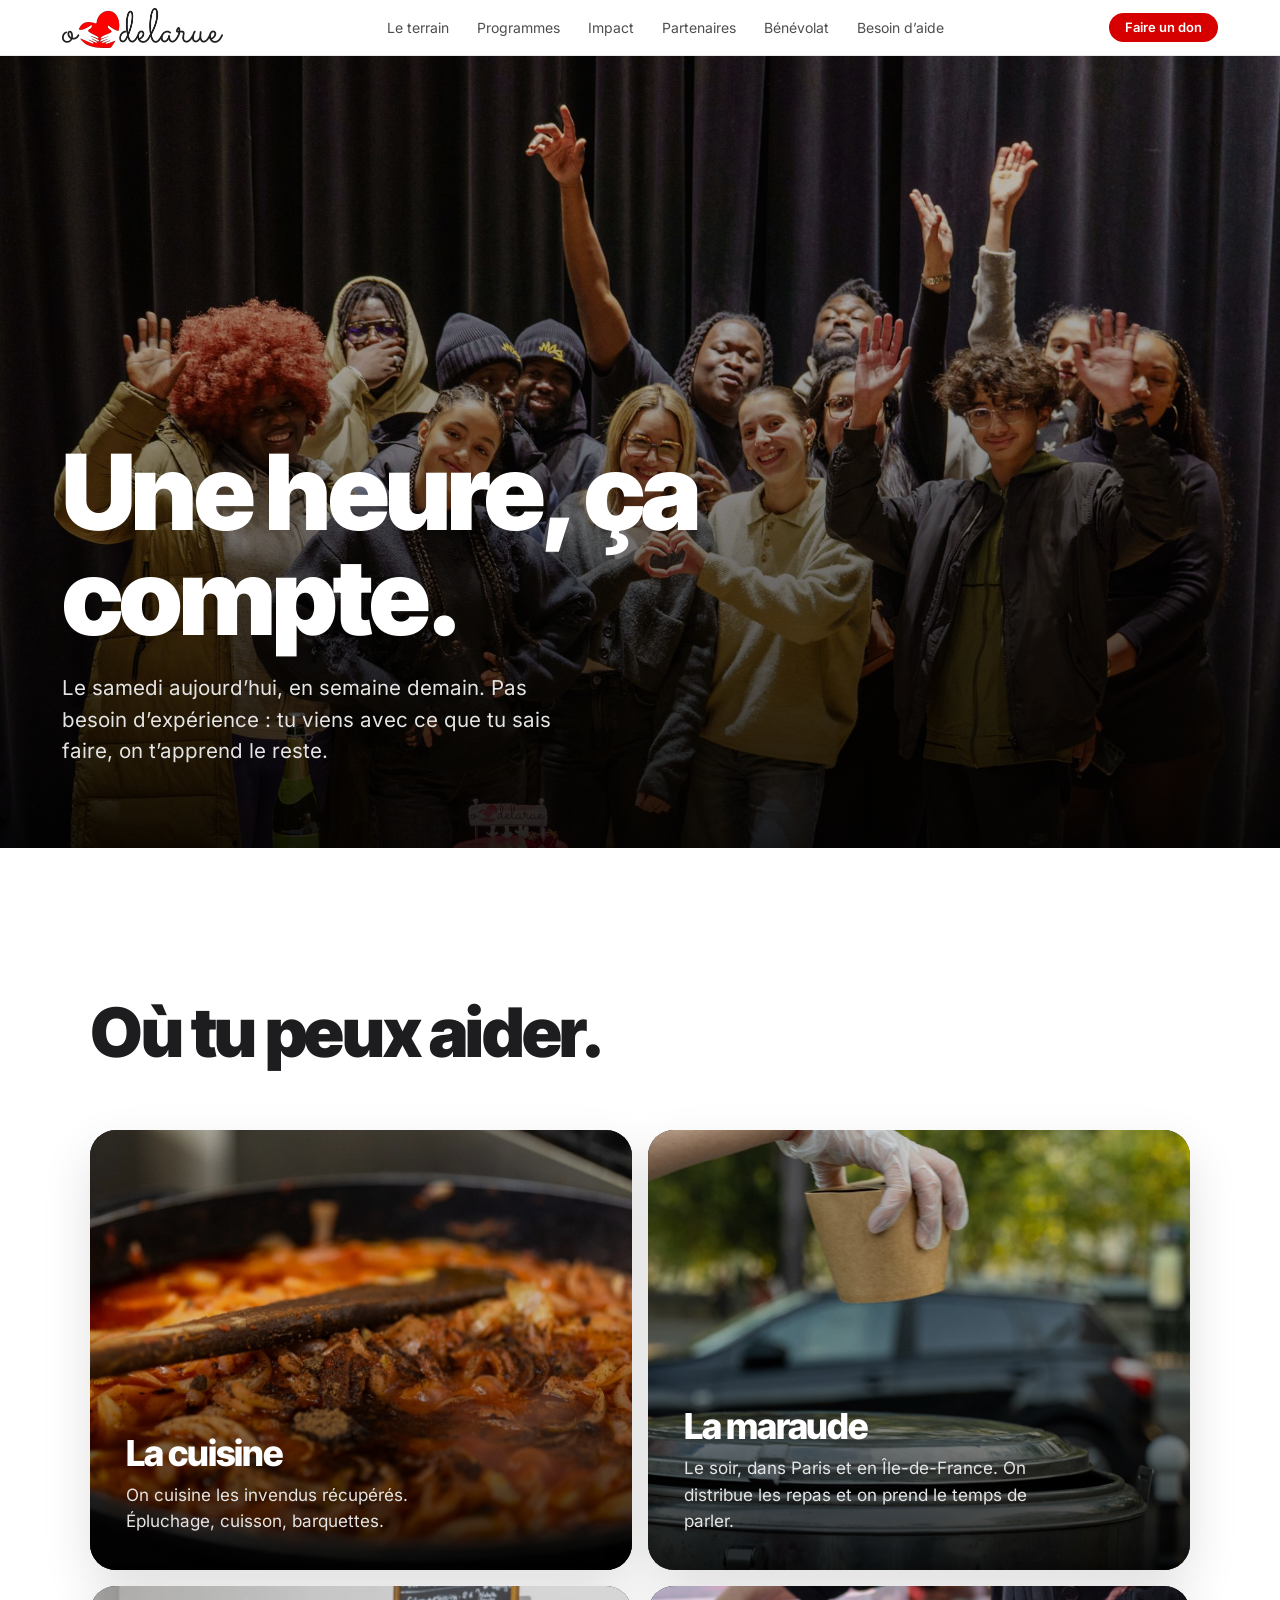
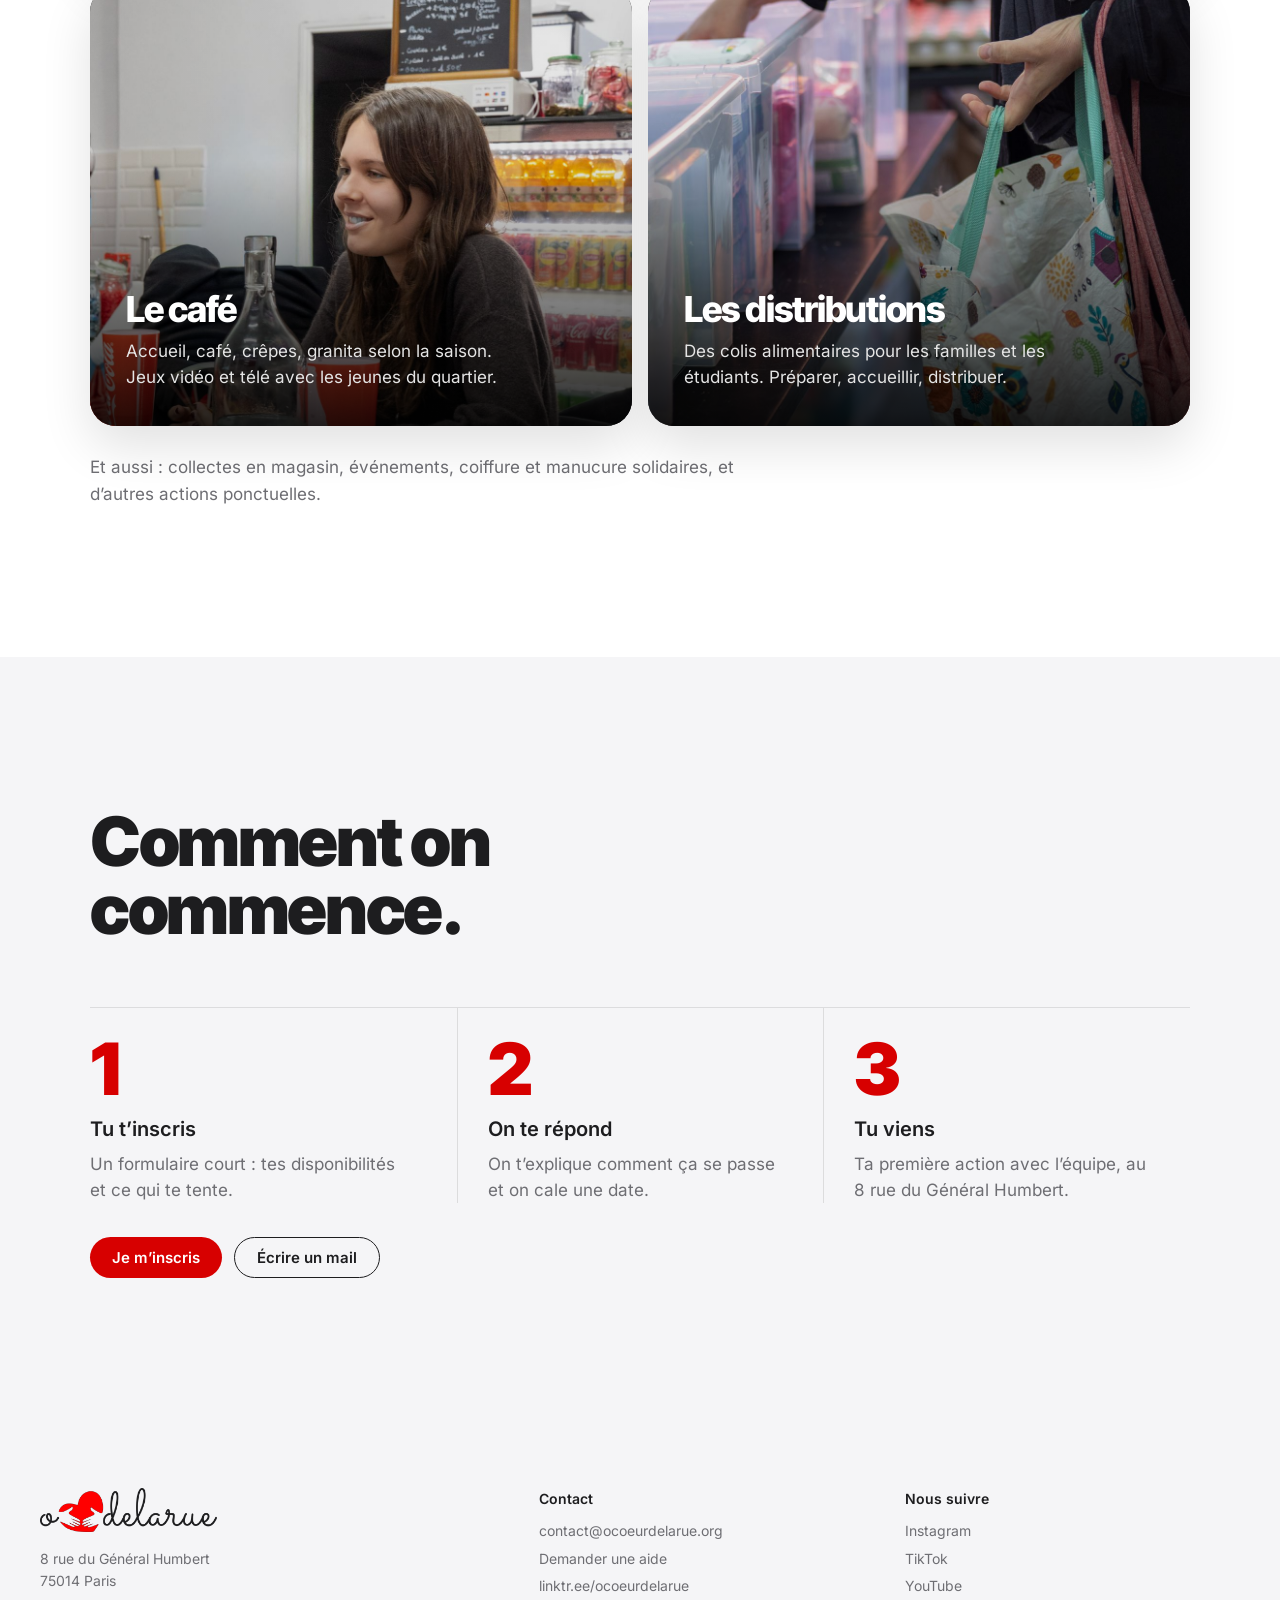
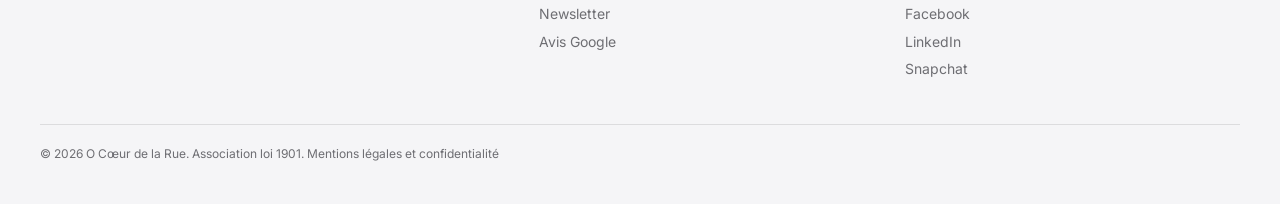
<file: benevole.html>
<!DOCTYPE html>
<html lang="fr">
<head>
<meta charset="utf-8">
<meta name="viewport" content="width=device-width, initial-scale=1, viewport-fit=cover">
<title>Devenir bénévole — O Cœur de la Rue</title>
<meta name="description" content="Cuisine du samedi, maraude, café solidaire, collectes : viens donner une heure avec O Cœur de la Rue à Paris.">
<link rel="canonical" href="https://www.ocoeurdelarue.org/benevole">
<link rel="icon" href="/favicon.ico" sizes="48x48">
<link rel="apple-touch-icon" href="/apple-touch-icon.png">
<link rel="manifest" href="/site.webmanifest">
<meta property="og:type" content="website">
<meta property="og:locale" content="fr_FR">
<meta property="og:site_name" content="O Cœur de la Rue">
<meta property="og:title" content="Devenir bénévole — O Cœur de la Rue">
<meta property="og:description" content="Cuisine du samedi, maraude, café solidaire, collectes : viens donner une heure avec O Cœur de la Rue à Paris.">
<meta property="og:url" content="https://www.ocoeurdelarue.org/benevole">
<meta property="og:image" content="https://www.ocoeurdelarue.org/photos/og-image.jpg">
<meta property="og:image:width" content="1200">
<meta property="og:image:height" content="630">
<meta property="og:image:alt" content="L’équipe et les bénévoles d’O Cœur de la Rue">
<meta name="twitter:card" content="summary_large_image">
<meta name="theme-color" content="#000000">
<link rel="preload" href="/fonts/inter.woff2" as="font" type="font/woff2" crossorigin>
<link rel="preload" href="/fonts/inter-tight.woff2" as="font" type="font/woff2" crossorigin>
<link rel="stylesheet" href="/fonts/fonts.css">
<link rel="stylesheet" href="/commun.css">
<style>
.p-hero{position:relative;min-height:min(88vh,860px);display:flex;align-items:flex-end;overflow:hidden;background:var(--black)}
.p-hero img{position:absolute;inset:0;width:100%;height:100%;object-fit:cover}
.p-hero::after{content:"";position:absolute;inset:0;background:linear-gradient(0deg,rgba(0,0,0,.85) 0%,rgba(0,0,0,.35) 55%,rgba(0,0,0,.15) 100%)}
.p-hero-in{position:relative;z-index:1;width:100%;max-width:1200px;margin:0 auto;padding:0 22px clamp(50px,9vh,100px)}
.p-hero h1{font-family:var(--display);font-weight:900;font-size:clamp(2.67rem,8.2vw,6.97rem);line-height:1;max-width:11ch;letter-spacing:-.035em}
.p-hero p{margin-top:22px;font-size:clamp(1.0625rem,1.6vw,1.3125rem);max-width:38ch;color:#e4e4e4}
.light{background:var(--paper);color:var(--ink);padding:clamp(90px,12vw,150px) 22px}
.dark{background:var(--black);color:var(--white);padding:clamp(90px,12vw,150px) 22px}
.wrap{max-width:1100px;margin:0 auto}
.h2{font-family:var(--display);font-weight:900;font-size:clamp(2.05rem,5.33vw,4.51rem);line-height:1;max-width:14ch;letter-spacing:-.035em}
.lead{margin-top:20px;font-size:1.1875rem;max-width:44ch;color:var(--muted)}
.dark .lead{color:var(--night-muted)}
.actions{display:flex;flex-wrap:wrap;gap:12px;margin-top:34px}

.missions{list-style:none;display:grid;grid-template-columns:repeat(2,1fr);gap:16px;margin-top:clamp(40px,6vw,64px)}
.mission{position:relative;border-radius:26px;overflow:hidden;min-height:440px;display:flex;align-items:flex-end;background:#1d1d1d}
.mission img{position:absolute;inset:0;width:100%;height:100%;object-fit:cover}
.mission::after{content:"";position:absolute;inset:0;background:linear-gradient(0deg,rgba(0,0,0,.85) 0%,rgba(0,0,0,.1) 60%)}
.mission div{position:relative;z-index:1;padding:clamp(24px,3vw,36px);color:#fff}
.mission h3{font-family:var(--display);font-weight:800;font-size:clamp(1.64rem,2.79vw,2.25rem);line-height:1;letter-spacing:-.035em}
.mission p{margin-top:10px;max-width:34ch;color:#e4e4e4}
.extras{margin-top:28px;font-size:1.0625rem;color:var(--muted);max-width:60ch}
.steps{list-style:none;display:grid;grid-template-columns:repeat(3,1fr);gap:0;margin-top:clamp(40px,6vw,64px);border-top:1px solid rgba(255,255,255,.16)}
.steps li{padding:30px 30px 0 0}
.steps li + li{padding-left:30px;border-left:1px solid rgba(255,255,255,.16)}
.steps b{display:block;font-family:var(--display);font-weight:900;font-size:clamp(2.87rem,5.74vw,4.51rem);line-height:.85;color:var(--red);letter-spacing:-.035em}
.steps h3{margin-top:14px;font-size:1.25rem;font-weight:600}
.steps p{margin-top:6px;color:var(--night-muted);max-width:28ch}
@media (max-width:899px){
  .missions,.steps{grid-template-columns:1fr}
  .mission{min-height:380px}
  .steps li + li{padding-left:0;border-left:0;border-top:1px solid rgba(255,255,255,.16);margin-top:30px}
}

/* thème clair */
.p-hero{color:#fff}
.light{background:#fff}
.dark{background:var(--soft);color:var(--ink)}
.dark .lead,.other,.steps p,.ways p{color:var(--muted)}
.other a{color:var(--ink)}
.give-alt{background:#fff;border:0;box-shadow:0 8px 30px rgba(0,0,0,.06)}
.steps,.steps li + li,.ways,.ways li,.ways li:nth-child(even){border-color:var(--line)!important}
.mission{box-shadow:0 20px 50px rgba(0,0,0,.12)}
</style>
</head>
<body>

<nav class="nav" data-open="false" aria-label="Navigation principale">
  <div class="nav-in">
    <a class="logo" href="/"><img src="photos/logo-ocdlr-noir.png" alt="O Cœur de la Rue" width="642" height="160"></a>
    <ul class="nav-links">
      <li><a href="/#terrain">Le terrain</a></li>
      <li><a href="/#programmes">Programmes</a></li>
      <li><a href="/impact">Impact</a></li>
      <li><a href="/partenaires">Partenaires</a></li>
      <li><a href="/benevole" aria-current="page">Bénévolat</a></li>
      <li><a href="https://tally.so/r/6D8g2P" rel="noopener" target="_blank">Besoin d’aide</a></li>
    </ul>
    <a class="btn btn-red btn-small" href="/dons">Faire un don</a>
    <button class="menu-btn" aria-label="Ouvrir le menu" aria-expanded="false"><span></span><span></span></button>
  </div>
</nav>
<div class="mobile-menu" aria-hidden="true">
  <ul>
    <li><a href="/">Accueil</a></li>
    <li><a href="/#programmes">Programmes</a></li>
    <li><a href="/impact">Impact</a></li>
      <li><a href="/partenaires">Partenaires</a></li>
    <li><a href="/benevole">Bénévolat</a></li>
    <li><a href="https://tally.so/r/6D8g2P" rel="noopener" target="_blank">Besoin d’aide</a></li>
  </ul>
  <a class="btn btn-red" href="/dons">Faire un don</a>
</div>

<main>
  <section class="p-hero">
    <img src="photos/equipe.jpg" alt="L’équipe et les bénévoles d’O Cœur de la Rue" width="2000" height="1600">
    <div class="p-hero-in">
      <h1>Une heure, ça compte.</h1>
      <p>Le samedi aujourd’hui, en semaine demain. Pas besoin d’expérience : tu viens avec ce que tu sais faire, on t’apprend le reste.</p>
    </div>
  </section>

  <section class="light">
    <div class="wrap">
      <h2 class="h2">Où tu peux aider.</h2>
      <ul class="missions">
        <li class="mission"><img src="photos/cuisine-2.jpg" alt="Bénévoles en cuisine, le samedi" loading="lazy" width="1120" height="1400"><div><h3>La cuisine</h3><p>On cuisine les invendus récupérés. Épluchage, cuisson, barquettes.</p></div></li>
        <li class="mission"><img src="photos/prog-maraudes.jpg" alt="Maraude du soir dans Paris" loading="lazy" width="933" height="1400"><div><h3>La maraude</h3><p>Le soir, dans Paris et en Île-de-France. On distribue les repas et on prend le temps de parler.</p></div></li>
        <li class="mission"><img src="photos/prog-cafe.jpg" alt="Le café solidaire" loading="lazy" width="1120" height="1400"><div><h3>Le café</h3><p>Accueil, café, crêpes, granita selon la saison. Jeux vidéo et télé avec les jeunes du quartier.</p></div></li>
        <li class="mission"><img src="photos/prog-etudiants.jpg" alt="Distribution de colis alimentaires" loading="lazy" width="1120" height="1400"><div><h3>Les distributions</h3><p>Des colis alimentaires pour les familles et les étudiants. Préparer, accueillir, distribuer.</p></div></li>
      </ul>
      <p class="extras">Et aussi : collectes en magasin, événements, coiffure et manucure solidaires, et d’autres actions ponctuelles.</p>
    </div>
  </section>

  <section class="dark">
    <div class="wrap">
      <h2 class="h2">Comment on commence.</h2>
      <ol class="steps">
        <li><b>1</b><h3>Tu t’inscris</h3><p>Un formulaire court : tes disponibilités et ce qui te tente.</p></li>
        <li><b>2</b><h3>On te répond</h3><p>On t’explique comment ça se passe et on cale une date.</p></li>
        <li><b>3</b><h3>Tu viens</h3><p>Ta première action avec l’équipe, au 8 rue du Général Humbert.</p></li>
      </ol>
      <div class="actions">
        <a class="btn btn-red" href="https://tally.so/r/vXGZo4" rel="noopener" target="_blank">Je m’inscris</a>
        <a class="btn btn-line" href="mailto:contact@ocoeurdelarue.org?subject=Devenir%20b%C3%A9n%C3%A9vole">Écrire un mail</a>
      </div>
    </div>
  </section>
</main>

<footer class="foot">
  <div class="foot-in">
    <div>
      <a class="logo" href="/"><img src="photos/logo-ocdlr-noir.png" alt="O Cœur de la Rue" width="642" height="160"></a>
      <p>8 rue du Général Humbert<br>75014 Paris</p>
    </div>
    <div>
      <h2>Contact</h2>
      <ul>
        <li><a href="mailto:contact@ocoeurdelarue.org">contact@ocoeurdelarue.org</a></li>
        <li><a href="https://tally.so/r/6D8g2P" rel="noopener" target="_blank">Demander une aide</a></li>
        <li><a href="https://linktr.ee/ocoeurdelarue" rel="noopener">linktr.ee/ocoeurdelarue</a></li>
        <li><a href="https://336a3cbf.sibforms.com/serve/[base64]" rel="noopener" target="_blank">Newsletter</a></li>
        <li><a href="https://g.page/r/CVjfJr846ciaEAE/review" rel="noopener" target="_blank">Avis Google</a></li>
      </ul>
    </div>
    <div>
      <h2>Nous suivre</h2>
      <ul>
        <li><a href="https://instagram.com/Ocoeur2larue" rel="noopener" target="_blank">Instagram</a></li>
        <li><a href="https://www.tiktok.com/@ocoeur2larue" rel="noopener" target="_blank">TikTok</a></li>
        <li><a href="https://www.youtube.com/channel/UC0jvxvRueylT-3jmI7A1AdA" rel="noopener" target="_blank">YouTube</a></li>
        <li><a href="https://www.facebook.com/Ocoeur2larue" rel="noopener" target="_blank">Facebook</a></li>
        <li><a href="https://www.linkedin.com/company/oceur2larue" rel="noopener" target="_blank">LinkedIn</a></li>
        <li><a href="https://www.snapchat.com/@ocoeur2larue" rel="noopener" target="_blank">Snapchat</a></li>
      </ul>
    </div>
  </div>
  <p class="foot-legal">© 2026 O Cœur de la Rue. Association loi 1901. <a href="/mentions-legales">Mentions légales et confidentialité</a></p>
</footer>

<script>
(() => {
  const nav = document.querySelector('.nav'), btn = document.querySelector('.menu-btn'), menu = document.querySelector('.mobile-menu');
  const set = o => { nav.dataset.open = o; btn.setAttribute('aria-expanded', o); menu.setAttribute('aria-hidden', !o); };
  btn.addEventListener('click', () => set(nav.dataset.open !== 'true'));
  menu.querySelectorAll('a').forEach(a => a.addEventListener('click', () => set(false)));
})();
</script>
<script defer src="https://static.cloudflareinsights.com/beacon.min.js" data-cf-beacon='{"token": "0a115e1a55874b6b82db094a7e215927"}'></script>
</body>
</html>
</file>
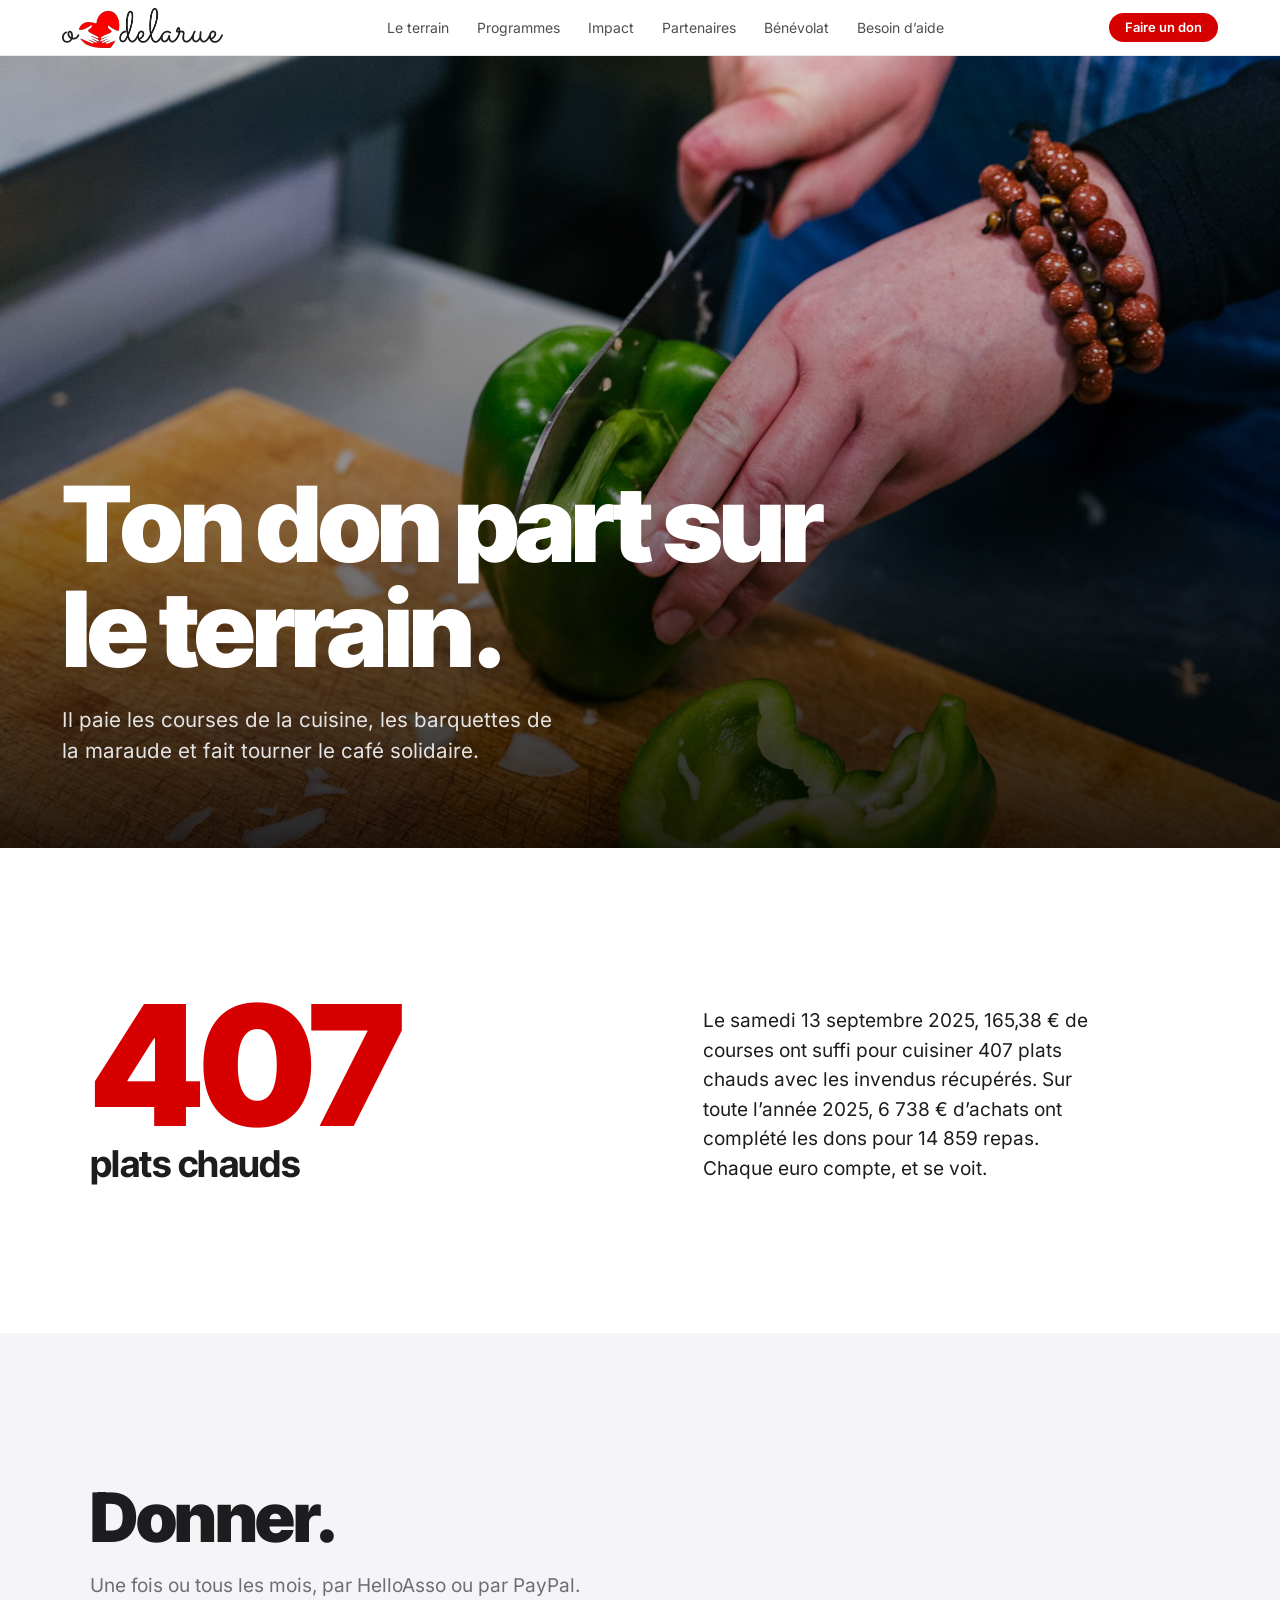
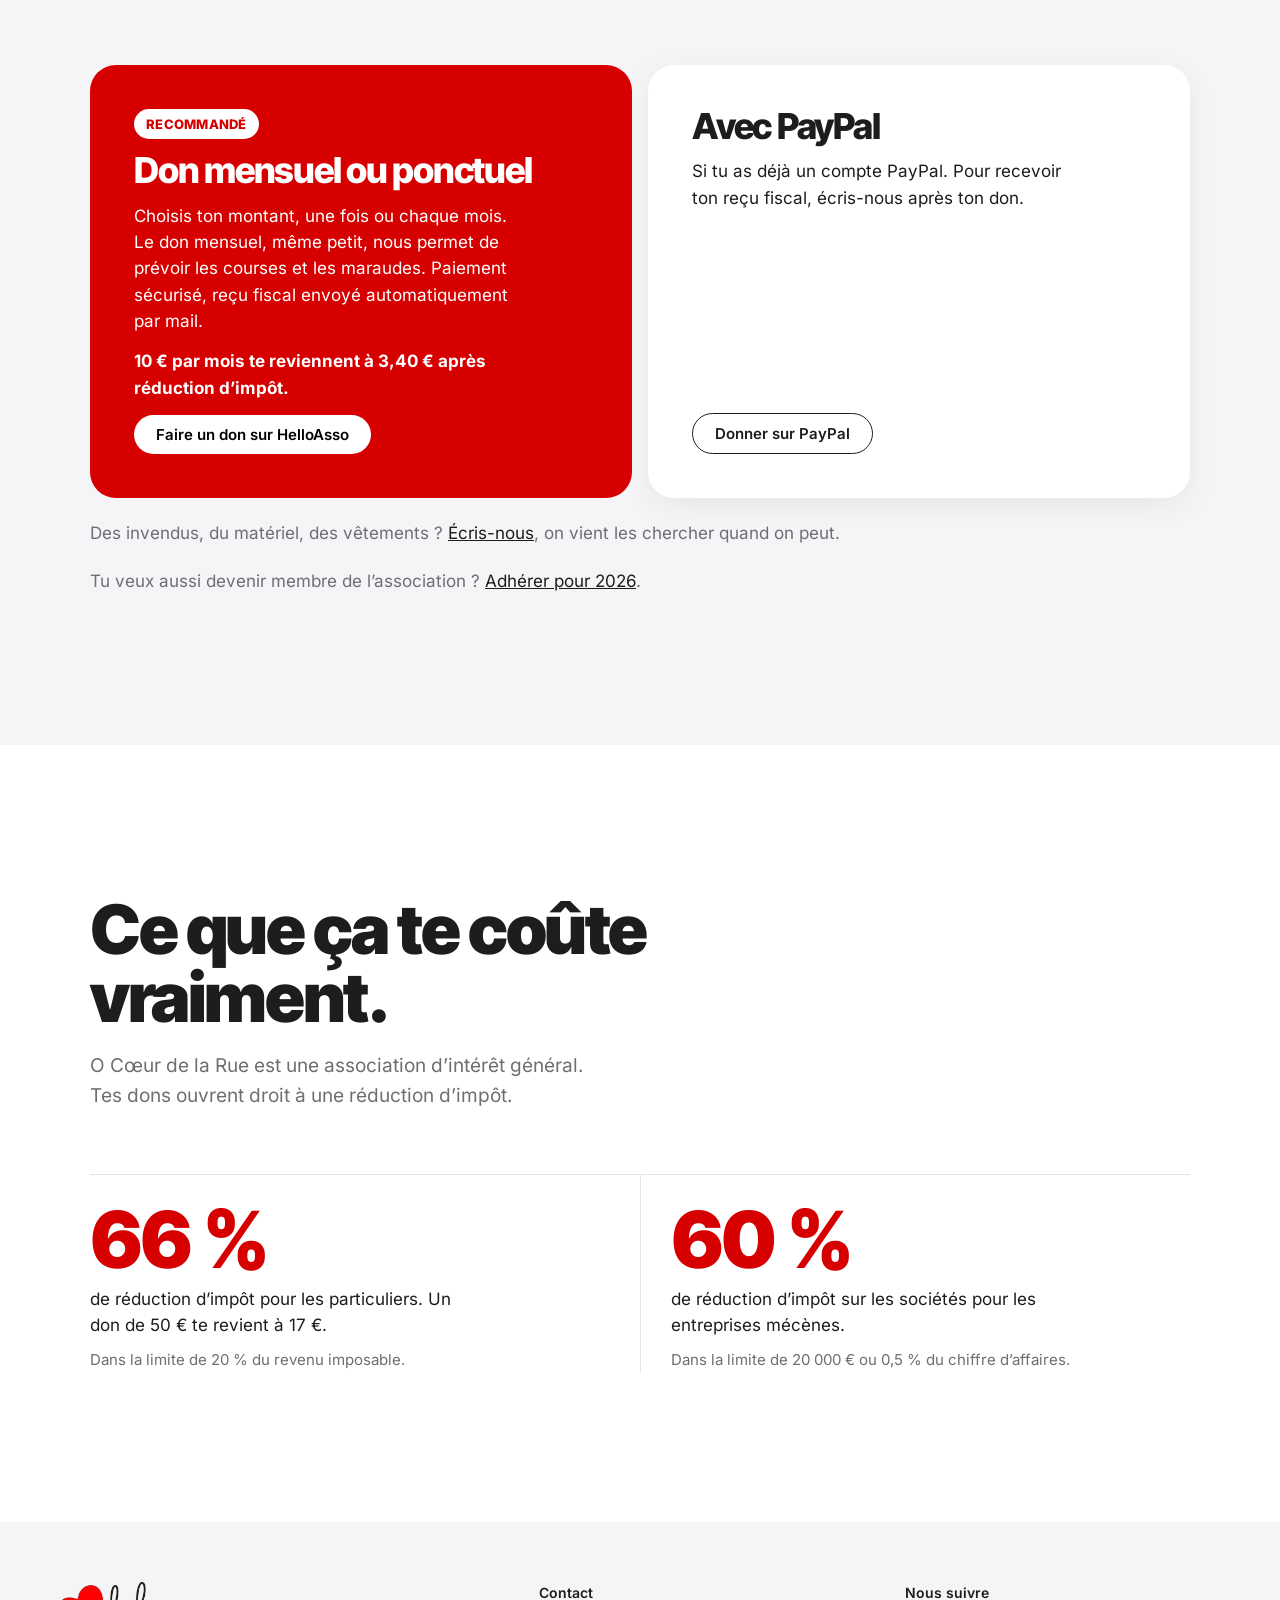
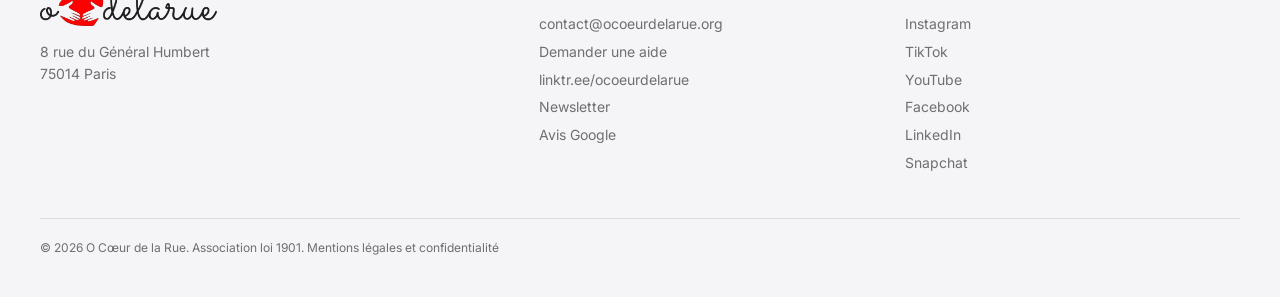
<file: dons.html>
<!DOCTYPE html>
<html lang="fr">
<head>
<meta charset="utf-8">
<meta name="viewport" content="width=device-width, initial-scale=1, viewport-fit=cover">
<title>Faire un don — O Cœur de la Rue</title>
<meta name="description" content="Don ponctuel ou mensuel : ton don finance les repas chauds, les maraudes et le café solidaire d’O Cœur de la Rue. Reçu fiscal automatique.">
<link rel="canonical" href="https://www.ocoeurdelarue.org/dons">
<link rel="icon" href="/favicon.ico" sizes="48x48">
<link rel="apple-touch-icon" href="/apple-touch-icon.png">
<link rel="manifest" href="/site.webmanifest">
<meta property="og:type" content="website">
<meta property="og:locale" content="fr_FR">
<meta property="og:site_name" content="O Cœur de la Rue">
<meta property="og:title" content="Faire un don — O Cœur de la Rue">
<meta property="og:description" content="Ton don finance les repas chauds, les maraudes et le café solidaire d’O Cœur de la Rue. Reçu fiscal automatique.">
<meta property="og:url" content="https://www.ocoeurdelarue.org/dons">
<meta property="og:image" content="https://www.ocoeurdelarue.org/photos/og-image.jpg">
<meta property="og:image:width" content="1200">
<meta property="og:image:height" content="630">
<meta property="og:image:alt" content="L’équipe et les bénévoles d’O Cœur de la Rue">
<meta name="twitter:card" content="summary_large_image">
<meta name="theme-color" content="#000000">
<link rel="preload" href="/fonts/inter.woff2" as="font" type="font/woff2" crossorigin>
<link rel="preload" href="/fonts/inter-tight.woff2" as="font" type="font/woff2" crossorigin>
<link rel="stylesheet" href="/fonts/fonts.css">
<link rel="stylesheet" href="/commun.css">
<style>
.p-hero{position:relative;min-height:min(88vh,860px);display:flex;align-items:flex-end;overflow:hidden;background:var(--black)}
.p-hero img{position:absolute;inset:0;width:100%;height:100%;object-fit:cover}
.p-hero::after{content:"";position:absolute;inset:0;background:linear-gradient(0deg,rgba(0,0,0,.85) 0%,rgba(0,0,0,.35) 55%,rgba(0,0,0,.15) 100%)}
.p-hero-in{position:relative;z-index:1;width:100%;max-width:1200px;margin:0 auto;padding:0 22px clamp(50px,9vh,100px)}
.p-hero h1{font-family:var(--display);font-weight:900;font-size:clamp(2.67rem,8.2vw,6.97rem);line-height:1;max-width:11ch;letter-spacing:-.035em}
.p-hero p{margin-top:22px;font-size:clamp(1.0625rem,1.6vw,1.3125rem);max-width:38ch;color:#e4e4e4}
.light{background:var(--paper);color:var(--ink);padding:clamp(90px,12vw,150px) 22px}
.dark{background:var(--black);color:var(--white);padding:clamp(90px,12vw,150px) 22px}
.wrap{max-width:1100px;margin:0 auto}
.h2{font-family:var(--display);font-weight:900;font-size:clamp(2.05rem,5.33vw,4.51rem);line-height:1;max-width:14ch;letter-spacing:-.035em}
.lead{margin-top:20px;font-size:1.1875rem;max-width:44ch;color:var(--muted)}
.dark .lead{color:var(--night-muted)}
.actions{display:flex;flex-wrap:wrap;gap:12px;margin-top:34px}

.proof{display:grid;grid-template-columns:1.1fr 1fr;gap:clamp(30px,6vw,90px);align-items:end}
.proof-num{font-family:var(--display);font-weight:900;font-size:clamp(4.1rem,13.1vw,10.7rem);line-height:.8;color:var(--red);letter-spacing:-.035em}
.proof-num small{display:block;font-size:.22em;line-height:1;color:var(--ink);margin-top:14px;font-weight:700;letter-spacing:-.015em}
.proof-txt{font-size:1.1875rem;max-width:34ch}
.give{display:grid;grid-template-columns:1fr 1fr;gap:16px;margin-top:clamp(40px,6vw,64px)}
.give-card{border-radius:26px;padding:clamp(28px,4vw,44px);display:flex;flex-direction:column;gap:14px;min-height:300px}
.give-card h3{font-family:var(--display);font-weight:800;font-size:clamp(1.64rem,2.79vw,2.25rem);line-height:1;letter-spacing:-.035em}
.give-card p{flex:1;max-width:34ch}
.give-main{background:var(--red);color:#fff}
.give-main .btn{background:#fff;color:#000;align-self:flex-start}
.give-main .tag{align-self:flex-start;background:#fff;color:var(--red);font-weight:800;font-size:.8125rem;letter-spacing:.02em;text-transform:uppercase;padding:5px 12px;border-radius:999px}
.give-main p.give-note{flex:0;font-weight:700}
.give-alt{border:1.5px solid rgba(255,255,255,.25)}
.give-alt .btn{align-self:flex-start}
.tax{display:grid;grid-template-columns:repeat(2,1fr);gap:0;margin-top:clamp(40px,6vw,64px);border-top:1px solid var(--line)}
.tax div{padding:30px 30px 0 0}
.tax div + div{padding-left:30px;border-left:1px solid var(--line)}
.tax b{display:block;white-space:nowrap;font-family:var(--display);font-weight:900;font-size:clamp(2.87rem,6.56vw,4.92rem);line-height:.9;color:var(--red);letter-spacing:-.035em}
.tax span{display:block;margin-top:10px;max-width:34ch}
.tax em{display:block;margin-top:10px;font-style:normal;color:var(--muted);font-size:.9375rem}
.other{margin-top:22px;font-size:1.0625rem;color:var(--night-muted)}
.other a{color:#fff}
@media (max-width:899px){
  .proof,.give,.tax{grid-template-columns:1fr}
  .tax div + div{padding-left:0;border-left:0;border-top:1px solid var(--line);margin-top:30px}
}

/* thème clair */
.p-hero{color:#fff}
.light{background:#fff}
.dark{background:var(--soft);color:var(--ink)}
.dark .lead,.other,.steps p,.ways p{color:var(--muted)}
.other a{color:var(--ink)}
.give-alt{background:#fff;border:0;box-shadow:0 8px 30px rgba(0,0,0,.06)}
.steps,.steps li + li,.ways,.ways li,.ways li:nth-child(even){border-color:var(--line)!important}
.mission{box-shadow:0 20px 50px rgba(0,0,0,.12)}
</style>
</head>
<body>

<nav class="nav" data-open="false" aria-label="Navigation principale">
  <div class="nav-in">
    <a class="logo" href="/"><img src="photos/logo-ocdlr-noir.png" alt="O Cœur de la Rue" width="642" height="160"></a>
    <ul class="nav-links">
      <li><a href="/#terrain">Le terrain</a></li>
      <li><a href="/#programmes">Programmes</a></li>
      <li><a href="/impact">Impact</a></li>
      <li><a href="/partenaires">Partenaires</a></li>
      <li><a href="/benevole">Bénévolat</a></li>
      <li><a href="https://tally.so/r/6D8g2P" rel="noopener" target="_blank">Besoin d’aide</a></li>
    </ul>
    <a class="btn btn-red btn-small" href="/dons">Faire un don</a>
    <button class="menu-btn" aria-label="Ouvrir le menu" aria-expanded="false"><span></span><span></span></button>
  </div>
</nav>
<div class="mobile-menu" aria-hidden="true">
  <ul>
    <li><a href="/">Accueil</a></li>
    <li><a href="/#programmes">Programmes</a></li>
    <li><a href="/impact">Impact</a></li>
      <li><a href="/partenaires">Partenaires</a></li>
    <li><a href="/benevole">Bénévolat</a></li>
    <li><a href="https://tally.so/r/6D8g2P" rel="noopener" target="_blank">Besoin d’aide</a></li>
  </ul>
  <a class="btn btn-red" href="/dons">Faire un don</a>
</div>

<main>
  <section class="p-hero">
    <img src="photos/cuisine.jpg" alt="Un bénévole coupe des poivrons en cuisine" width="1800" height="1200">
    <div class="p-hero-in">
      <h1>Ton don part sur le terrain.</h1>
      <p>Il paie les courses de la cuisine, les barquettes de la maraude et fait tourner le café solidaire.</p>
    </div>
  </section>

  <section class="light">
    <div class="wrap proof">
      <p class="proof-num">407<small>plats chauds</small></p>
      <p class="proof-txt">Le samedi 13 septembre 2025, 165,38 € de courses ont suffi pour cuisiner 407 plats chauds avec les invendus récupérés. Sur toute l’année 2025, 6 738 € d’achats ont complété les dons pour 14 859 repas. Chaque euro compte, et se voit.</p>
    </div>
  </section>

  <section class="dark" id="donner">
    <div class="wrap">
      <h2 class="h2">Donner.</h2>
      <p class="lead">Une fois ou tous les mois, par HelloAsso ou par PayPal.</p>
      <div class="give">
        <div class="give-card give-main">
          <span class="tag">Recommandé</span>
          <h3>Don mensuel ou ponctuel</h3>
          <p>Choisis ton montant, une fois ou chaque mois. Le don mensuel, même petit, nous permet de prévoir les courses et les maraudes. Paiement sécurisé, reçu fiscal envoyé automatiquement par mail.</p>
          <p class="give-note">10&nbsp;€ par mois te reviennent à 3,40&nbsp;€ après réduction d’impôt.</p>
          <a class="btn" href="/aller/don-helloasso" rel="noopener" target="_blank">Faire un don sur HelloAsso</a>
        </div>
        <div class="give-card give-alt">
          <h3>Avec PayPal</h3>
          <p>Si tu as déjà un compte PayPal. Pour recevoir ton reçu fiscal, écris-nous après ton don.</p>
          <a class="btn btn-line" href="/aller/don-paypal" rel="noopener" target="_blank">Donner sur PayPal</a>
        </div>
      </div>
      <p class="other">Des invendus, du matériel, des vêtements&nbsp;? <a href="mailto:contact@ocoeurdelarue.org?subject=Don%20en%20nature">Écris-nous</a>, on vient les chercher quand on peut.</p>
      <p class="other">Tu veux aussi devenir membre de l’association&nbsp;? <a href="https://www.helloasso.com/associations/o-coeur-de-la-rue/adhesions/adhesion-o-coeur-de-la-rue-2026" rel="noopener" target="_blank">Adhérer pour 2026</a>.</p>
    </div>
  </section>

  <section class="light">
    <div class="wrap">
      <h2 class="h2">Ce que ça te coûte vraiment.</h2>
      <p class="lead">O Cœur de la Rue est une association d’intérêt général. Tes dons ouvrent droit à une réduction d’impôt.</p>
      <div class="tax">
        <div><b>66&nbsp;%</b><span>de réduction d’impôt pour les particuliers. Un don de 50 € te revient à 17 €.</span><em>Dans la limite de 20 % du revenu imposable.</em></div>
        <div><b>60&nbsp;%</b><span>de réduction d’impôt sur les sociétés pour les entreprises mécènes.</span><em>Dans la limite de 20 000 € ou 0,5 % du chiffre d’affaires.</em></div>
      </div>
    </div>
  </section>
</main>

<footer class="foot">
  <div class="foot-in">
    <div>
      <a class="logo" href="/"><img src="photos/logo-ocdlr-noir.png" alt="O Cœur de la Rue" width="642" height="160"></a>
      <p>8 rue du Général Humbert<br>75014 Paris</p>
    </div>
    <div>
      <h2>Contact</h2>
      <ul>
        <li><a href="mailto:contact@ocoeurdelarue.org">contact@ocoeurdelarue.org</a></li>
        <li><a href="https://tally.so/r/6D8g2P" rel="noopener" target="_blank">Demander une aide</a></li>
        <li><a href="https://linktr.ee/ocoeurdelarue" rel="noopener">linktr.ee/ocoeurdelarue</a></li>
        <li><a href="https://336a3cbf.sibforms.com/serve/[base64]" rel="noopener" target="_blank">Newsletter</a></li>
        <li><a href="https://g.page/r/CVjfJr846ciaEAE/review" rel="noopener" target="_blank">Avis Google</a></li>
      </ul>
    </div>
    <div>
      <h2>Nous suivre</h2>
      <ul>
        <li><a href="https://instagram.com/Ocoeur2larue" rel="noopener" target="_blank">Instagram</a></li>
        <li><a href="https://www.tiktok.com/@ocoeur2larue" rel="noopener" target="_blank">TikTok</a></li>
        <li><a href="https://www.youtube.com/channel/UC0jvxvRueylT-3jmI7A1AdA" rel="noopener" target="_blank">YouTube</a></li>
        <li><a href="https://www.facebook.com/Ocoeur2larue" rel="noopener" target="_blank">Facebook</a></li>
        <li><a href="https://www.linkedin.com/company/oceur2larue" rel="noopener" target="_blank">LinkedIn</a></li>
        <li><a href="https://www.snapchat.com/@ocoeur2larue" rel="noopener" target="_blank">Snapchat</a></li>
      </ul>
    </div>
  </div>
  <p class="foot-legal">© 2026 O Cœur de la Rue. Association loi 1901. <a href="/mentions-legales">Mentions légales et confidentialité</a></p>
</footer>

<script>
(() => {
  const nav = document.querySelector('.nav'), btn = document.querySelector('.menu-btn'), menu = document.querySelector('.mobile-menu');
  const set = o => { nav.dataset.open = o; btn.setAttribute('aria-expanded', o); menu.setAttribute('aria-hidden', !o); };
  btn.addEventListener('click', () => set(nav.dataset.open !== 'true'));
  menu.querySelectorAll('a').forEach(a => a.addEventListener('click', () => set(false)));
})();
</script>
<script defer src="https://static.cloudflareinsights.com/beacon.min.js" data-cf-beacon='{"token": "0a115e1a55874b6b82db094a7e215927"}'></script>
</body>
</html>
</file>
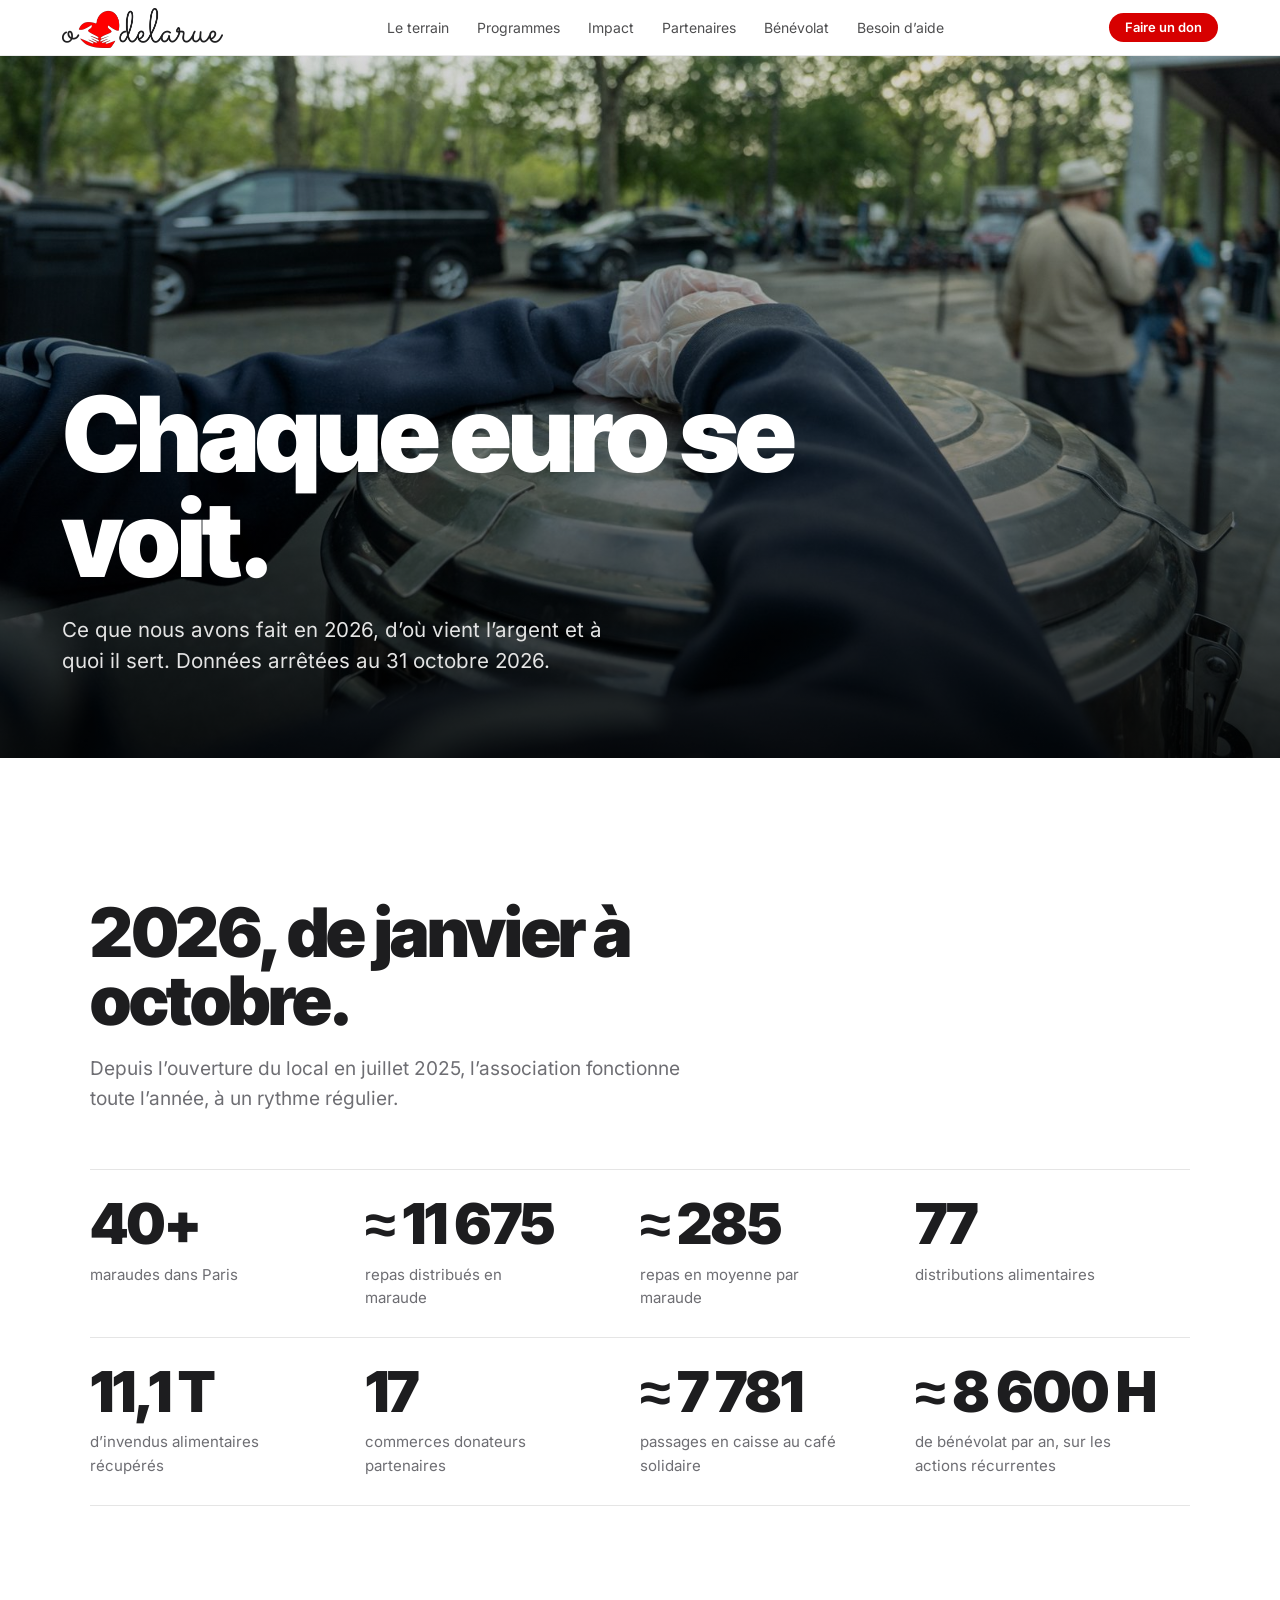
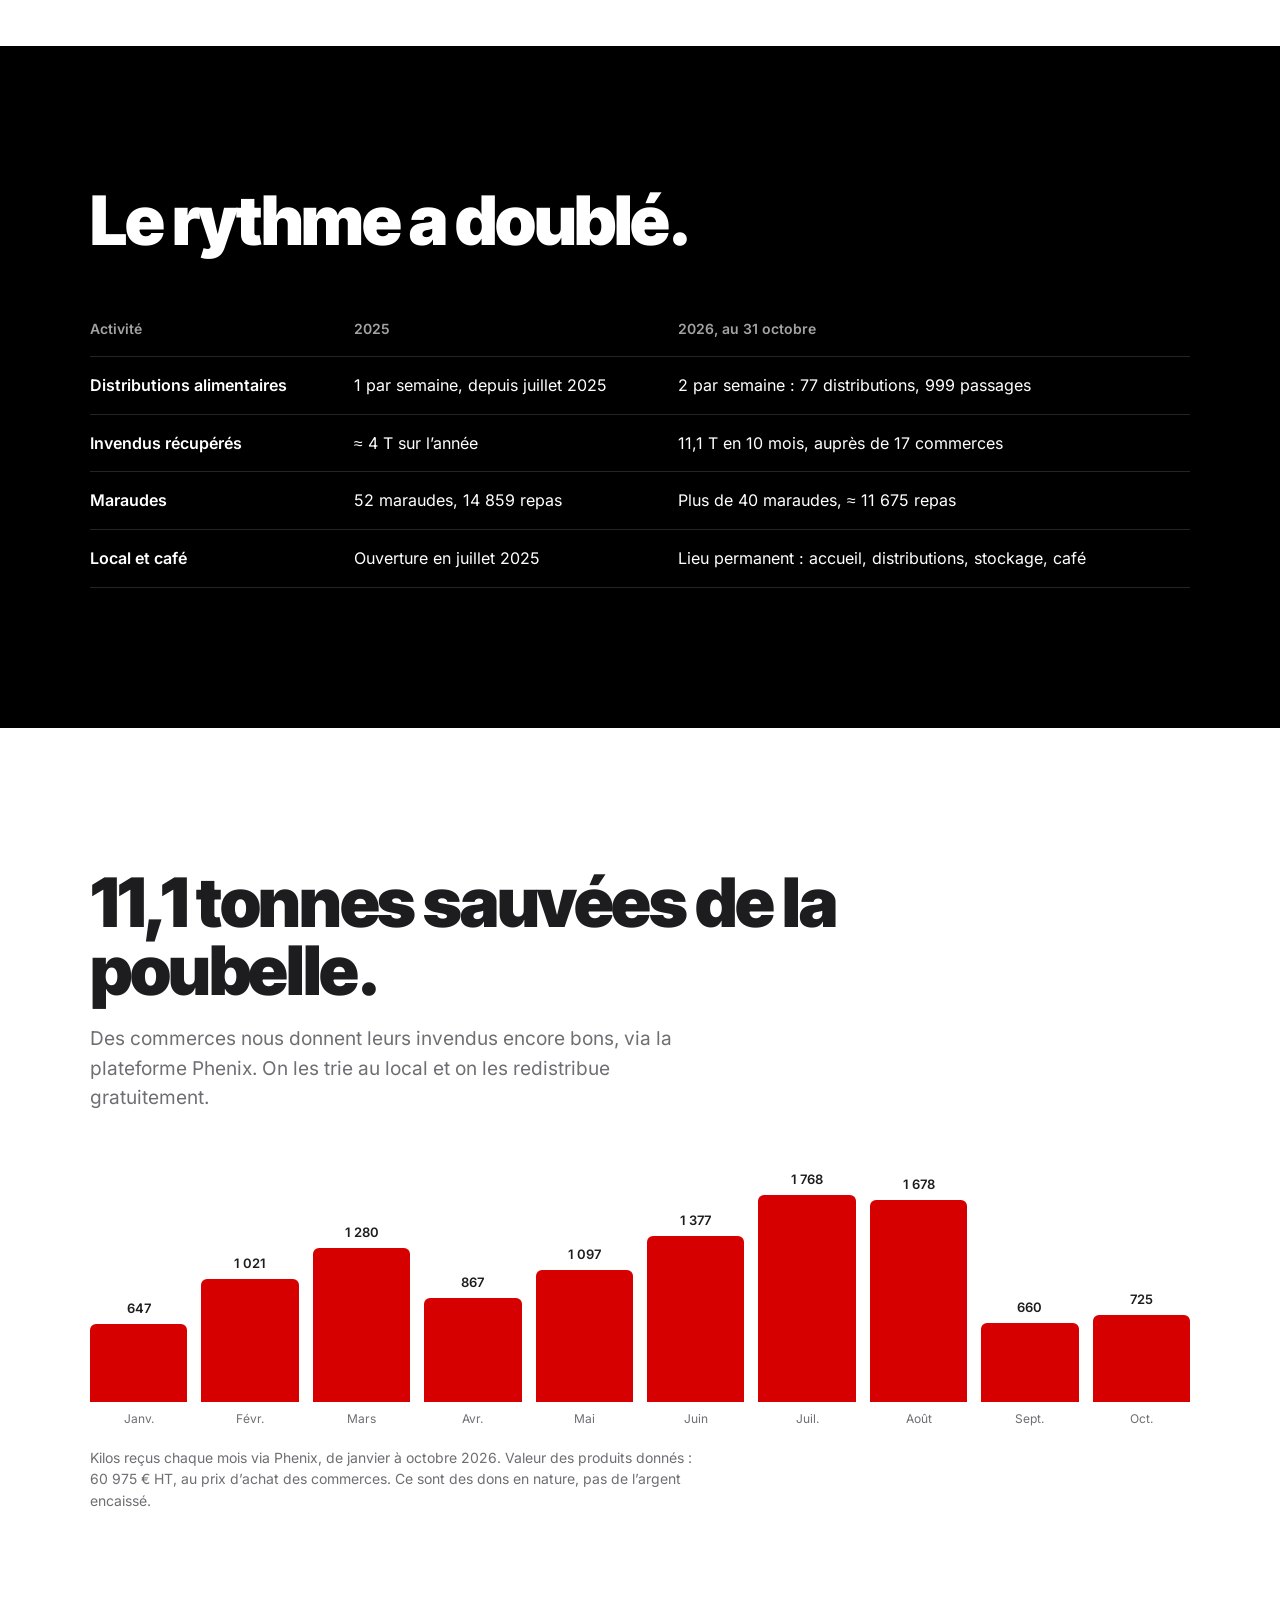
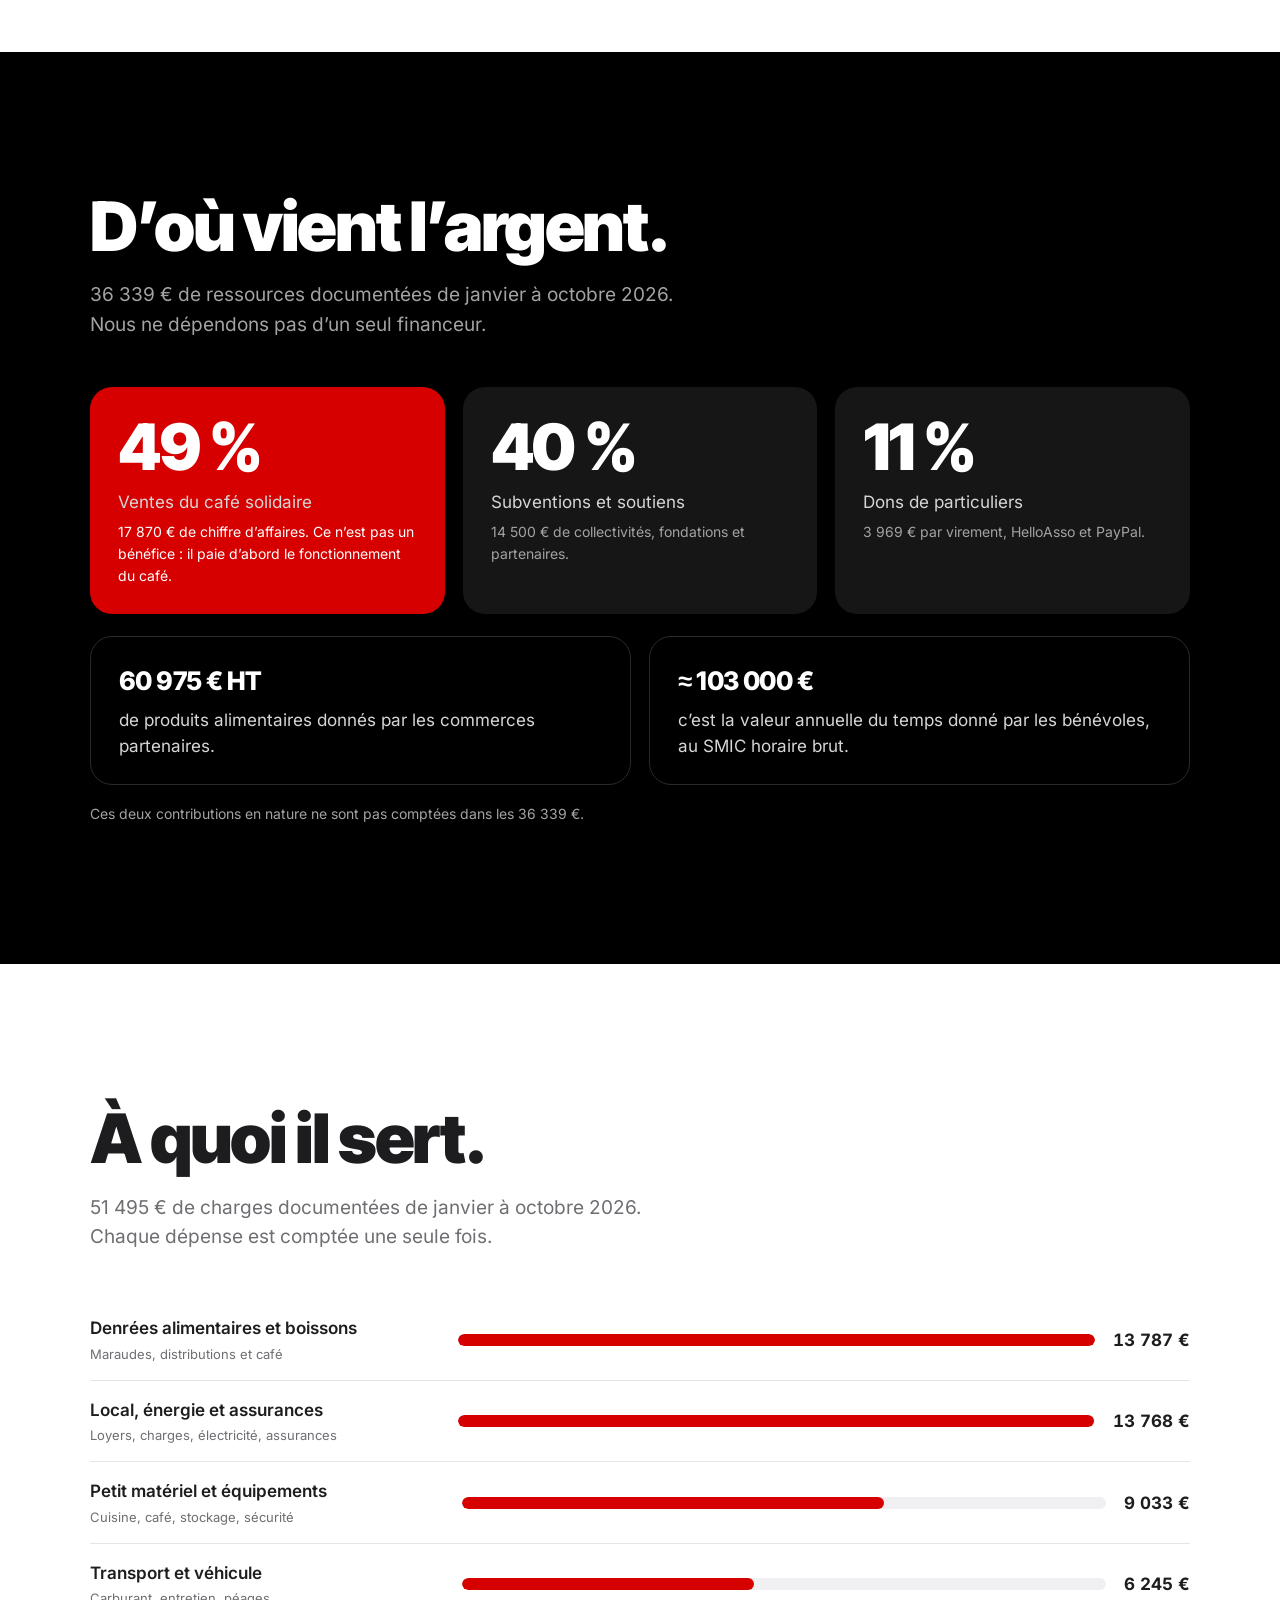
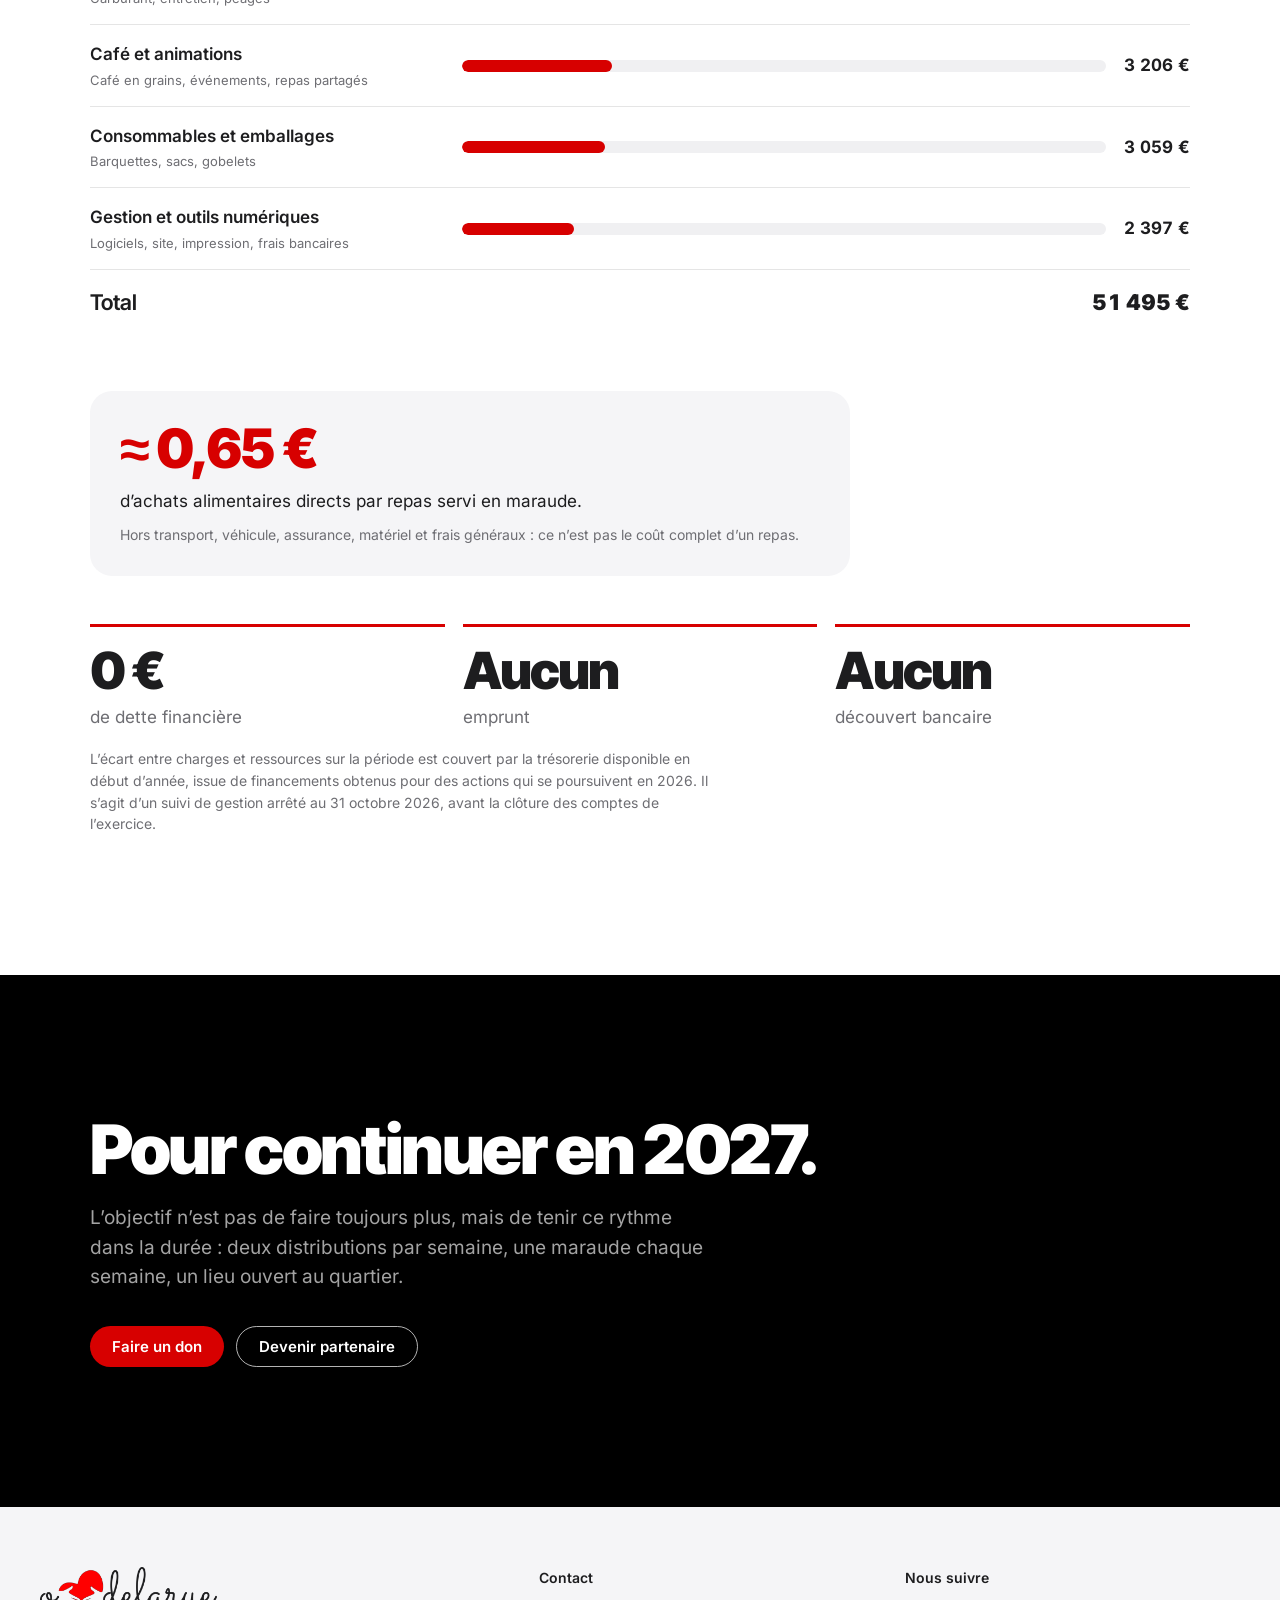
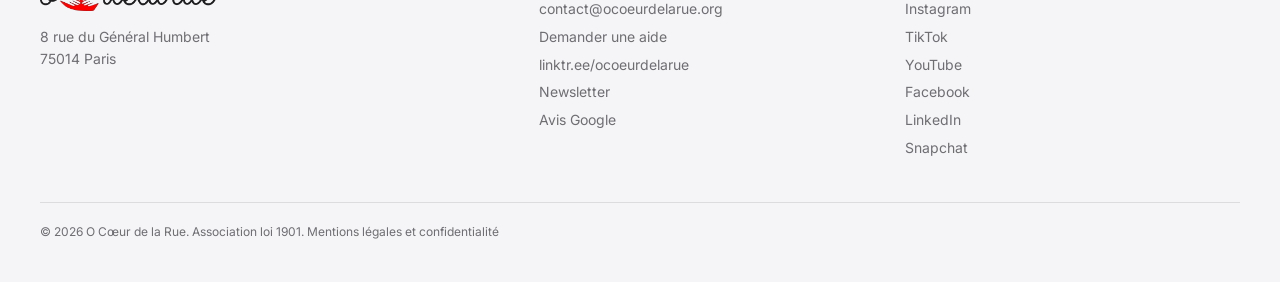
<file: impact.html>
<!DOCTYPE html>
<html lang="fr">
<head>
<meta charset="utf-8">
<meta name="viewport" content="width=device-width, initial-scale=1, viewport-fit=cover">
<title>Impact et transparence — O Cœur de la Rue</title>
<meta name="description" content="Ce que nous avons réalisé en 2026, d’où vient l’argent et à quoi il sert. Les chiffres de l’association, au 31 octobre 2026.">
<link rel="canonical" href="https://www.ocoeurdelarue.org/impact">
<link rel="icon" href="/favicon.ico" sizes="48x48">
<link rel="apple-touch-icon" href="/apple-touch-icon.png">
<link rel="manifest" href="/site.webmanifest">
<meta property="og:type" content="website">
<meta property="og:locale" content="fr_FR">
<meta property="og:site_name" content="O Cœur de la Rue">
<meta property="og:title" content="Impact et transparence — O Cœur de la Rue">
<meta property="og:description" content="Ce que nous avons réalisé en 2026, d’où vient l’argent et à quoi il sert. Les chiffres de l’association, au 31 octobre 2026.">
<meta property="og:url" content="https://www.ocoeurdelarue.org/impact">
<meta property="og:image" content="https://www.ocoeurdelarue.org/photos/og-image.jpg">
<meta property="og:image:width" content="1200">
<meta property="og:image:height" content="630">
<meta property="og:image:alt" content="L’équipe et les bénévoles d’O Cœur de la Rue">
<meta name="twitter:card" content="summary_large_image">
<meta name="theme-color" content="#000000">
<link rel="preload" href="/fonts/inter.woff2" as="font" type="font/woff2" crossorigin>
<link rel="preload" href="/fonts/inter-tight.woff2" as="font" type="font/woff2" crossorigin>
<link rel="stylesheet" href="/fonts/fonts.css">
<link rel="stylesheet" href="/commun.css">
<style>
.p-hero{position:relative;min-height:min(78vh,760px);display:flex;align-items:flex-end;overflow:hidden;background:var(--black)}
.p-hero img{position:absolute;inset:0;width:100%;height:100%;object-fit:cover}
.p-hero::after{content:"";position:absolute;inset:0;background:linear-gradient(0deg,rgba(0,0,0,.85) 0%,rgba(0,0,0,.35) 55%,rgba(0,0,0,.15) 100%)}
.p-hero-in{position:relative;z-index:1;width:100%;max-width:1200px;margin:0 auto;padding:0 22px clamp(50px,9vh,100px);color:#fff}
.p-hero h1{font-family:var(--display);font-weight:900;font-size:clamp(2.67rem,8.2vw,6.97rem);line-height:1;max-width:12ch;letter-spacing:-.035em}
.p-hero p{margin-top:22px;font-size:clamp(1.0625rem,1.6vw,1.3125rem);max-width:42ch;color:#e4e4e4}
.light{background:var(--paper);color:var(--ink);padding:clamp(80px,11vw,140px) 22px}
.dark{background:var(--black);color:var(--white);padding:clamp(80px,11vw,140px) 22px}
.wrap{max-width:1100px;margin:0 auto}
.h2{font-family:var(--display);font-weight:900;font-size:clamp(2.05rem,5.33vw,4.51rem);line-height:1;max-width:16ch;letter-spacing:-.035em}
.lead{margin-top:20px;font-size:1.1875rem;max-width:52ch;color:var(--muted)}
.dark .lead{color:#a3a3a3}
.note{margin-top:18px;font-size:.875rem;max-width:70ch;color:var(--muted)}
.dark .note{color:#a3a3a3}
.kpis{display:grid;grid-template-columns:repeat(4,1fr);margin-top:56px;border-top:1px solid var(--line)}
.kpis div{padding:26px 20px 28px 0;border-bottom:1px solid var(--line)}
.kpis b{display:block;font-family:var(--display);font-weight:900;font-size:clamp(2.2rem,4.4vw,3.6rem);line-height:1;letter-spacing:-.035em}
.kpis span{display:block;margin-top:10px;color:var(--muted);font-size:.9375rem;max-width:22ch}
.evo{width:100%;border-collapse:collapse;margin-top:48px;font-size:1rem}
.evo th,.evo td{text-align:left;padding:16px 14px 16px 0;border-bottom:1px solid rgba(255,255,255,.14);vertical-align:top}
.evo th{font-weight:600;color:#a3a3a3;font-size:.875rem}
.evo td:first-child{font-weight:600;width:24%}
.evo td:last-child{color:#fff}
.table-scroll{overflow-x:auto}
.months{display:flex;align-items:flex-end;gap:clamp(4px,1.2vw,14px);height:260px;margin-top:56px;list-style:none}
.months li{flex:1;display:flex;flex-direction:column;justify-content:flex-end;align-items:center;height:100%}
.months i{display:block;width:100%;background:var(--red);border-radius:6px 6px 0 0}
.months b{font-size:.8125rem;font-weight:600;margin-bottom:6px}
.months span{font-size:.75rem;color:var(--muted);margin-top:8px}
.split{display:grid;grid-template-columns:repeat(3,1fr);gap:18px;margin-top:48px}
.split div{background:#161616;border-radius:22px;padding:28px}
.split b{display:block;font-family:var(--display);font-weight:900;font-size:clamp(2.4rem,5vw,4rem);line-height:1;letter-spacing:-.035em;color:#fff}
.split span{display:block;margin-top:10px;color:#d6d6d6}
.split em{display:block;margin-top:6px;font-style:normal;color:#a3a3a3;font-size:.875rem}
.split div:first-child{background:var(--red)}
.split div:first-child em{color:#fff}
.kind{margin-top:22px;display:grid;grid-template-columns:1fr 1fr;gap:18px}
.kind p{border:1px solid rgba(255,255,255,.16);border-radius:22px;padding:24px 28px;color:#d6d6d6}
.kind strong{display:block;color:#fff;font-family:var(--display);font-weight:800;font-size:1.6rem;letter-spacing:-.02em;margin-bottom:6px}
.bars{list-style:none;margin-top:48px}
.bars li{display:grid;grid-template-columns:minmax(150px,1.1fr) 2fr auto;gap:18px;align-items:center;padding:16px 0;border-bottom:1px solid var(--line)}
.bars li>span:first-child{font-weight:600}
.bars small{display:block;font-weight:400;color:var(--muted);font-size:.8125rem;margin-top:2px}
.bars .bar{height:12px;border-radius:99px;background:#f0f0f2;overflow:hidden}
.bars .bar i{display:block;height:100%;background:var(--red);border-radius:99px}
.bars b{font-variant-numeric:tabular-nums;min-width:6ch;text-align:right}
.bars li.total{border-bottom:0;font-family:var(--display);font-size:1.35rem}
.bars li.total b{font-weight:900}
.facts{display:grid;grid-template-columns:repeat(3,1fr);gap:18px;margin-top:48px}
.facts div{border-top:3px solid var(--red);padding-top:18px}
.facts b{display:block;font-family:var(--display);font-weight:900;font-size:clamp(2rem,4vw,3.2rem);line-height:1;letter-spacing:-.035em}
.facts span{display:block;margin-top:8px;color:var(--muted)}
.repere{margin-top:56px;padding:30px;border-radius:22px;background:#f5f5f7;max-width:760px}
.repere b{font-family:var(--display);font-weight:900;font-size:clamp(2.2rem,4.5vw,3.4rem);letter-spacing:-.035em;color:var(--red);display:block;line-height:1}
.repere p{margin-top:12px}
.repere small{display:block;margin-top:10px;color:var(--muted);font-size:.875rem}
.dark .btn-line{color:#fff;border-color:rgba(255,255,255,.7)}
.dark .btn-line:hover{background:#fff;color:#000;border-color:#fff}
.actions{display:flex;flex-wrap:wrap;gap:12px;margin-top:34px}
@media (max-width:899px){
  .kpis{grid-template-columns:repeat(2,1fr)}
  .split,.facts,.kind{grid-template-columns:1fr}
  .bars li{grid-template-columns:1fr auto}
  .bars .bar{grid-column:1/-1;grid-row:2}
  .months{height:200px}
  .months b{font-size:.6875rem}
}
</style>
</head>
<body>

<nav class="nav" data-open="false" aria-label="Navigation principale">
  <div class="nav-in">
    <a class="logo" href="/"><img src="photos/logo-ocdlr-noir.png" alt="O Cœur de la Rue" width="642" height="160"></a>
    <ul class="nav-links">
      <li><a href="/#terrain">Le terrain</a></li>
      <li><a href="/#programmes">Programmes</a></li>
      <li><a href="/impact" aria-current="page">Impact</a></li>
      <li><a href="/partenaires">Partenaires</a></li>
      <li><a href="/benevole">Bénévolat</a></li>
      <li><a href="https://tally.so/r/6D8g2P" rel="noopener" target="_blank">Besoin d’aide</a></li>
    </ul>
    <a class="btn btn-red btn-small" href="/dons">Faire un don</a>
    <button class="menu-btn" aria-label="Ouvrir le menu" aria-expanded="false"><span></span><span></span></button>
  </div>
</nav>
<div class="mobile-menu" aria-hidden="true">
  <ul>
    <li><a href="/">Accueil</a></li>
    <li><a href="/#programmes">Programmes</a></li>
    <li><a href="/impact">Impact</a></li>
      <li><a href="/partenaires">Partenaires</a></li>
    <li><a href="/benevole">Bénévolat</a></li>
    <li><a href="https://tally.so/r/6D8g2P" rel="noopener" target="_blank">Besoin d’aide</a></li>
  </ul>
  <a class="btn btn-red" href="/dons">Faire un don</a>
</div>

<main>
  <section class="p-hero">
    <img src="photos/maraude.jpg" alt="Un bénévole garde la main sur la marmite pendant la maraude, dans la rue" width="1600" height="1066">
    <div class="p-hero-in">
      <h1>Chaque euro se voit.</h1>
      <p>Ce que nous avons fait en 2026, d’où vient l’argent et à quoi il sert. Données arrêtées au 31 octobre 2026.</p>
    </div>
  </section>

  <section class="light">
    <div class="wrap">
      <h2 class="h2">2026, de janvier à octobre.</h2>
      <p class="lead">Depuis l’ouverture du local en juillet 2025, l’association fonctionne toute l’année, à un rythme régulier.</p>
      <div class="kpis">
        <div><b>40+</b><span>maraudes dans Paris</span></div>
        <div><b>≈&nbsp;11&nbsp;675</b><span>repas distribués en maraude</span></div>
        <div><b>≈&nbsp;285</b><span>repas en moyenne par maraude</span></div>
        <div><b>77</b><span>distributions alimentaires</span></div>
        <div><b>11,1&nbsp;T</b><span>d’invendus alimentaires récupérés</span></div>
        <div><b>17</b><span>commerces donateurs partenaires</span></div>
        <div><b>≈&nbsp;7&nbsp;781</b><span>passages en caisse au café solidaire</span></div>
        <div><b>≈&nbsp;8&nbsp;600&nbsp;H</b><span>de bénévolat par an, sur les actions récurrentes</span></div>
      </div>
    </div>
  </section>

  <section class="dark">
    <div class="wrap">
      <h2 class="h2">Le rythme a doublé.</h2>
      <div class="table-scroll">
        <table class="evo">
          <thead><tr><th scope="col">Activité</th><th scope="col">2025</th><th scope="col">2026, au 31 octobre</th></tr></thead>
          <tbody>
            <tr><td>Distributions alimentaires</td><td>1 par semaine, depuis juillet 2025</td><td>2 par semaine : 77 distributions, 999 passages</td></tr>
            <tr><td>Invendus récupérés</td><td>≈&nbsp;4&nbsp;T sur l’année</td><td>11,1&nbsp;T en 10 mois, auprès de 17 commerces</td></tr>
            <tr><td>Maraudes</td><td>52 maraudes, 14&nbsp;859 repas</td><td>Plus de 40 maraudes, ≈&nbsp;11&nbsp;675 repas</td></tr>
            <tr><td>Local et café</td><td>Ouverture en juillet 2025</td><td>Lieu permanent : accueil, distributions, stockage, café</td></tr>
          </tbody>
        </table>
      </div>
    </div>
  </section>

  <section class="light">
    <div class="wrap">
      <h2 class="h2">11,1 tonnes sauvées de la poubelle.</h2>
      <p class="lead">Des commerces nous donnent leurs invendus encore bons, via la plateforme Phenix. On les trie au local et on les redistribue gratuitement.</p>
      <ul class="months" aria-label="Kilos d’invendus reçus chaque mois en 2026">
        <li aria-label="Janv. : 647 kilos"><b aria-hidden="true">647</b><i style="height:30.0%"></i><span aria-hidden="true">Janv.</span></li>
        <li aria-label="Févr. : 1021 kilos"><b aria-hidden="true">1&nbsp;021</b><i style="height:47.4%"></i><span aria-hidden="true">Févr.</span></li>
        <li aria-label="Mars : 1280 kilos"><b aria-hidden="true">1&nbsp;280</b><i style="height:59.4%"></i><span aria-hidden="true">Mars</span></li>
        <li aria-label="Avr. : 867 kilos"><b aria-hidden="true">867</b><i style="height:40.2%"></i><span aria-hidden="true">Avr.</span></li>
        <li aria-label="Mai : 1097 kilos"><b aria-hidden="true">1&nbsp;097</b><i style="height:50.9%"></i><span aria-hidden="true">Mai</span></li>
        <li aria-label="Juin : 1377 kilos"><b aria-hidden="true">1&nbsp;377</b><i style="height:63.9%"></i><span aria-hidden="true">Juin</span></li>
        <li aria-label="Juil. : 1768 kilos"><b aria-hidden="true">1&nbsp;768</b><i style="height:82.0%"></i><span aria-hidden="true">Juil.</span></li>
        <li aria-label="Août : 1678 kilos"><b aria-hidden="true">1&nbsp;678</b><i style="height:77.8%"></i><span aria-hidden="true">Août</span></li>
        <li aria-label="Sept. : 660 kilos"><b aria-hidden="true">660</b><i style="height:30.6%"></i><span aria-hidden="true">Sept.</span></li>
        <li aria-label="Oct. : 725 kilos"><b aria-hidden="true">725</b><i style="height:33.6%"></i><span aria-hidden="true">Oct.</span></li>
      </ul>
      <p class="note">Kilos reçus chaque mois via Phenix, de janvier à octobre 2026. Valeur des produits donnés : 60&nbsp;975&nbsp;€ HT, au prix d’achat des commerces. Ce sont des dons en nature, pas de l’argent encaissé.</p>
    </div>
  </section>

  <section class="dark">
    <div class="wrap">
      <h2 class="h2">D’où vient l’argent.</h2>
      <p class="lead">36&nbsp;339&nbsp;€ de ressources documentées de janvier à octobre 2026. Nous ne dépendons pas d’un seul financeur.</p>
      <div class="split">
        <div><b>49&nbsp;%</b><span>Ventes du café solidaire</span><em>17&nbsp;870&nbsp;€ de chiffre d’affaires. Ce n’est pas un bénéfice : il paie d’abord le fonctionnement du café.</em></div>
        <div><b>40&nbsp;%</b><span>Subventions et soutiens</span><em>14&nbsp;500&nbsp;€ de collectivités, fondations et partenaires.</em></div>
        <div><b>11&nbsp;%</b><span>Dons de particuliers</span><em>3&nbsp;969&nbsp;€ par virement, HelloAsso et PayPal.</em></div>
      </div>
      <div class="kind">
        <p><strong>60&nbsp;975&nbsp;€ HT</strong>de produits alimentaires donnés par les commerces partenaires.</p>
        <p><strong>≈&nbsp;103&nbsp;000&nbsp;€</strong>c’est la valeur annuelle du temps donné par les bénévoles, au SMIC horaire brut.</p>
      </div>
      <p class="note">Ces deux contributions en nature ne sont pas comptées dans les 36&nbsp;339&nbsp;€.</p>
    </div>
  </section>

  <section class="light">
    <div class="wrap">
      <h2 class="h2">À quoi il sert.</h2>
      <p class="lead">51&nbsp;495&nbsp;€ de charges documentées de janvier à octobre 2026. Chaque dépense est comptée une seule fois.</p>
      <ul class="bars">
        <li><span>Denrées alimentaires et boissons<small>Maraudes, distributions et café</small></span><span class="bar" aria-hidden="true"><i style="width:100.0%"></i></span><b>13&nbsp;787&nbsp;€</b></li>
        <li><span>Local, énergie et assurances<small>Loyers, charges, électricité, assurances</small></span><span class="bar" aria-hidden="true"><i style="width:99.9%"></i></span><b>13&nbsp;768&nbsp;€</b></li>
        <li><span>Petit matériel et équipements<small>Cuisine, café, stockage, sécurité</small></span><span class="bar" aria-hidden="true"><i style="width:65.5%"></i></span><b>9&nbsp;033&nbsp;€</b></li>
        <li><span>Transport et véhicule<small>Carburant, entretien, péages</small></span><span class="bar" aria-hidden="true"><i style="width:45.3%"></i></span><b>6&nbsp;245&nbsp;€</b></li>
        <li><span>Café et animations<small>Café en grains, événements, repas partagés</small></span><span class="bar" aria-hidden="true"><i style="width:23.3%"></i></span><b>3&nbsp;206&nbsp;€</b></li>
        <li><span>Consommables et emballages<small>Barquettes, sacs, gobelets</small></span><span class="bar" aria-hidden="true"><i style="width:22.2%"></i></span><b>3&nbsp;059&nbsp;€</b></li>
        <li><span>Gestion et outils numériques<small>Logiciels, site, impression, frais bancaires</small></span><span class="bar" aria-hidden="true"><i style="width:17.4%"></i></span><b>2&nbsp;397&nbsp;€</b></li>
        <li class="total"><span>Total</span><span></span><b>51&nbsp;495&nbsp;€</b></li>
      </ul>
      <div class="repere">
        <b>≈&nbsp;0,65&nbsp;€</b>
        <p>d’achats alimentaires directs par repas servi en maraude.</p>
        <small>Hors transport, véhicule, assurance, matériel et frais généraux : ce n’est pas le coût complet d’un repas.</small>
      </div>
      <div class="facts">
        <div><b>0&nbsp;€</b><span>de dette financière</span></div>
        <div><b>Aucun</b><span>emprunt</span></div>
        <div><b>Aucun</b><span>découvert bancaire</span></div>
      </div>
      <p class="note">L’écart entre charges et ressources sur la période est couvert par la trésorerie disponible en début d’année, issue de financements obtenus pour des actions qui se poursuivent en 2026. Il s’agit d’un suivi de gestion arrêté au 31 octobre 2026, avant la clôture des comptes de l’exercice.</p>
    </div>
  </section>

  <section class="dark">
    <div class="wrap">
      <h2 class="h2">Pour continuer en 2027.</h2>
      <p class="lead">L’objectif n’est pas de faire toujours plus, mais de tenir ce rythme dans la durée : deux distributions par semaine, une maraude chaque semaine, un lieu ouvert au quartier.</p>
      <div class="actions">
        <a class="btn btn-red" href="/dons">Faire un don</a>
        <a class="btn btn-line" href="/partenaires">Devenir partenaire</a>
      </div>
    </div>
  </section>
</main>

<footer class="foot">
  <div class="foot-in">
    <div>
      <a class="logo" href="/"><img src="photos/logo-ocdlr-noir.png" alt="O Cœur de la Rue" width="642" height="160"></a>
      <p>8 rue du Général Humbert<br>75014 Paris</p>
    </div>
    <div>
      <h2>Contact</h2>
      <ul>
        <li><a href="mailto:contact@ocoeurdelarue.org">contact@ocoeurdelarue.org</a></li>
        <li><a href="https://tally.so/r/6D8g2P" rel="noopener" target="_blank">Demander une aide</a></li>
        <li><a href="https://linktr.ee/ocoeurdelarue" rel="noopener">linktr.ee/ocoeurdelarue</a></li>
        <li><a href="https://336a3cbf.sibforms.com/serve/[base64]" rel="noopener" target="_blank">Newsletter</a></li>
        <li><a href="https://g.page/r/CVjfJr846ciaEAE/review" rel="noopener" target="_blank">Avis Google</a></li>
      </ul>
    </div>
    <div>
      <h2>Nous suivre</h2>
      <ul>
        <li><a href="https://instagram.com/Ocoeur2larue" rel="noopener" target="_blank">Instagram</a></li>
        <li><a href="https://www.tiktok.com/@ocoeur2larue" rel="noopener" target="_blank">TikTok</a></li>
        <li><a href="https://www.youtube.com/channel/UC0jvxvRueylT-3jmI7A1AdA" rel="noopener" target="_blank">YouTube</a></li>
        <li><a href="https://www.facebook.com/Ocoeur2larue" rel="noopener" target="_blank">Facebook</a></li>
        <li><a href="https://www.linkedin.com/company/oceur2larue" rel="noopener" target="_blank">LinkedIn</a></li>
        <li><a href="https://www.snapchat.com/@ocoeur2larue" rel="noopener" target="_blank">Snapchat</a></li>
      </ul>
    </div>
  </div>
  <p class="foot-legal">© 2026 O Cœur de la Rue. Association loi 1901. <a href="/mentions-legales">Mentions légales et confidentialité</a></p>
</footer>

<script>
(() => {
  const nav = document.querySelector('.nav'), btn = document.querySelector('.menu-btn'), menu = document.querySelector('.mobile-menu');
  const set = o => { nav.dataset.open = o; btn.setAttribute('aria-expanded', o); menu.setAttribute('aria-hidden', !o); };
  btn.addEventListener('click', () => set(nav.dataset.open !== 'true'));
  menu.querySelectorAll('a').forEach(a => a.addEventListener('click', () => set(false)));
})();
</script>
<script defer src="https://static.cloudflareinsights.com/beacon.min.js" data-cf-beacon='{"token": "0a115e1a55874b6b82db094a7e215927"}'></script>
</body>
</html>
</file>
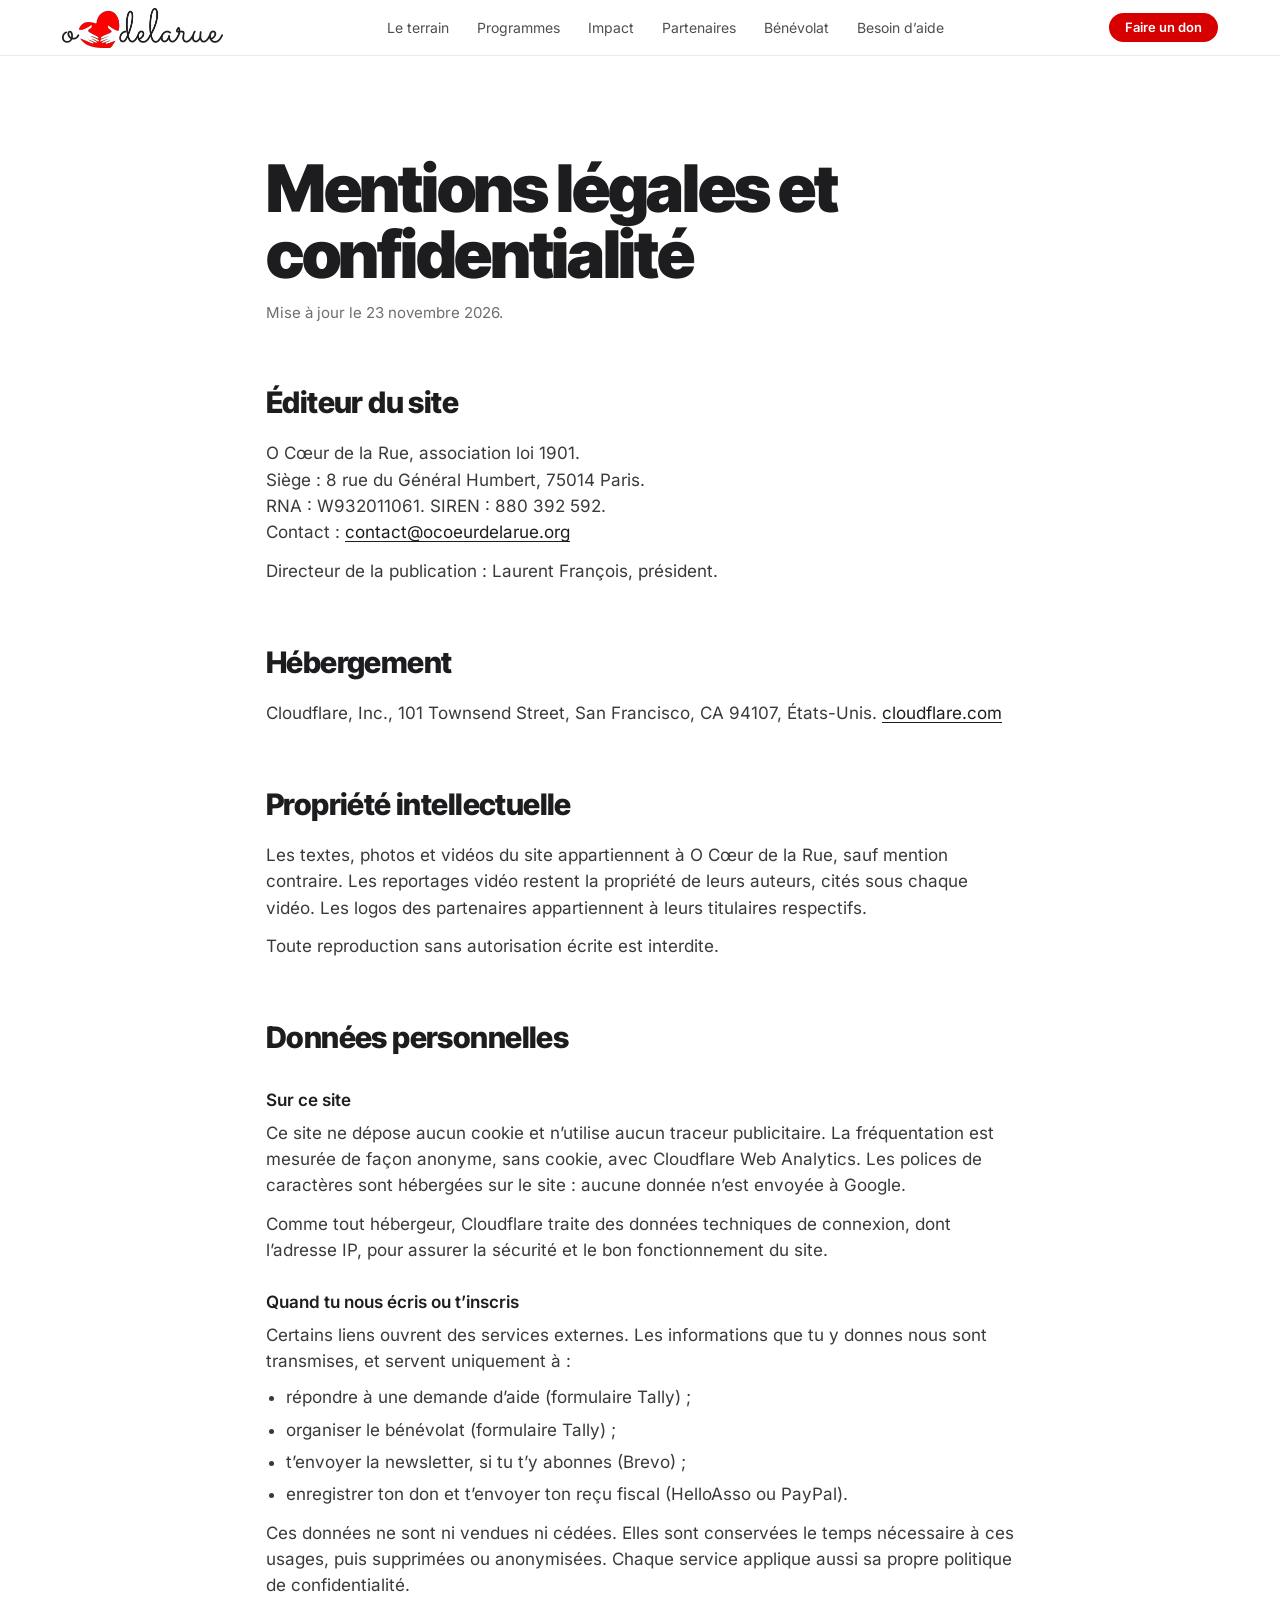
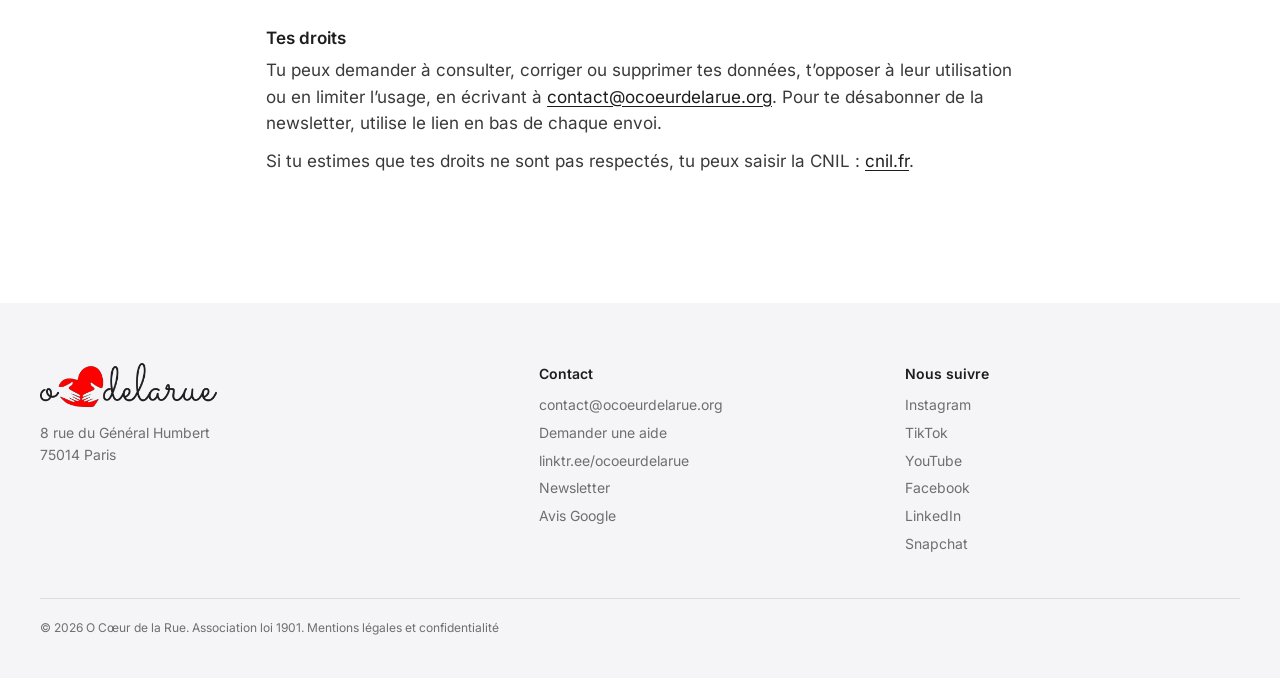
<file: mentions-legales.html>
<!DOCTYPE html>
<html lang="fr">
<head>
<meta charset="utf-8">
<meta name="viewport" content="width=device-width, initial-scale=1, viewport-fit=cover">
<title>Mentions légales et confidentialité — O Cœur de la Rue</title>
<meta name="description" content="Éditeur, hébergeur et traitement des données personnelles du site d’O Cœur de la Rue.">
<link rel="canonical" href="https://www.ocoeurdelarue.org/mentions-legales">
<link rel="icon" href="/favicon.ico" sizes="48x48">
<link rel="apple-touch-icon" href="/apple-touch-icon.png">
<link rel="manifest" href="/site.webmanifest">
<meta property="og:type" content="website">
<meta property="og:locale" content="fr_FR">
<meta property="og:site_name" content="O Cœur de la Rue">
<meta property="og:title" content="Mentions légales et confidentialité — O Cœur de la Rue">
<meta property="og:description" content="Éditeur, hébergeur et traitement des données personnelles du site d’O Cœur de la Rue.">
<meta property="og:url" content="https://www.ocoeurdelarue.org/mentions-legales">
<meta property="og:image" content="https://www.ocoeurdelarue.org/photos/og-image.jpg">
<meta property="og:image:width" content="1200">
<meta property="og:image:height" content="630">
<meta property="og:image:alt" content="L’équipe et les bénévoles d’O Cœur de la Rue">
<meta name="twitter:card" content="summary_large_image">
<meta name="theme-color" content="#000000">
<link rel="preload" href="/fonts/inter.woff2" as="font" type="font/woff2" crossorigin>
<link rel="preload" href="/fonts/inter-tight.woff2" as="font" type="font/woff2" crossorigin>
<link rel="stylesheet" href="/fonts/fonts.css">
<link rel="stylesheet" href="/commun.css">
<style>
.legal{background:var(--paper);color:var(--ink);padding:clamp(50px,8vw,100px) 22px clamp(80px,10vw,130px)}
.legal-in{max-width:68ch;margin:0 auto}
.legal h1{font-family:var(--display);font-weight:900;font-size:clamp(2.3rem,6vw,4.1rem);line-height:1;letter-spacing:-.035em}
.legal .upd{margin-top:14px;color:var(--muted);font-size:.9375rem}
.legal h2{font-family:var(--display);font-weight:800;font-size:clamp(1.4rem,2.6vw,1.85rem);letter-spacing:-.02em;margin:56px 0 14px}
.legal h3{font-weight:600;font-size:1.0625rem;margin:26px 0 6px}
.legal p,.legal li{color:#3a3a3c}
.legal p+p{margin-top:12px}
.legal ul{margin:10px 0 0 1.2em}
.legal li+li{margin-top:6px}
.legal ul+p{margin-top:12px}
.legal a{color:var(--ink);text-underline-offset:3px}
.legal a:hover{color:var(--red)}
</style>
</head>
<body>

<nav class="nav" data-open="false" aria-label="Navigation principale">
  <div class="nav-in">
    <a class="logo" href="/"><img src="photos/logo-ocdlr-noir.png" alt="O Cœur de la Rue" width="642" height="160"></a>
    <ul class="nav-links">
      <li><a href="/#terrain">Le terrain</a></li>
      <li><a href="/#programmes">Programmes</a></li>
      <li><a href="/impact">Impact</a></li>
      <li><a href="/partenaires">Partenaires</a></li>
      <li><a href="/benevole">Bénévolat</a></li>
      <li><a href="https://tally.so/r/6D8g2P" rel="noopener" target="_blank">Besoin d’aide</a></li>
    </ul>
    <a class="btn btn-red btn-small" href="/dons">Faire un don</a>
    <button class="menu-btn" aria-label="Ouvrir le menu" aria-expanded="false"><span></span><span></span></button>
  </div>
</nav>
<div class="mobile-menu" aria-hidden="true">
  <ul>
    <li><a href="/">Accueil</a></li>
    <li><a href="/#programmes">Programmes</a></li>
    <li><a href="/impact">Impact</a></li>
      <li><a href="/partenaires">Partenaires</a></li>
    <li><a href="/benevole">Bénévolat</a></li>
    <li><a href="https://tally.so/r/6D8g2P" rel="noopener" target="_blank">Besoin d’aide</a></li>
  </ul>
  <a class="btn btn-red" href="/dons">Faire un don</a>
</div>

<main class="legal">
  <div class="legal-in">
    <h1>Mentions légales et confidentialité</h1>
    <p class="upd">Mise à jour le 23 novembre 2026.</p>

    <h2>Éditeur du site</h2>
    <p>O Cœur de la Rue, association loi 1901.<br>Siège : 8 rue du Général Humbert, 75014 Paris.<br>RNA : W932011061. SIREN : 880 392 592.<br>Contact : <a href="mailto:contact@ocoeurdelarue.org">contact@ocoeurdelarue.org</a></p>
    <p>Directeur de la publication : Laurent François, président.</p>

    <h2>Hébergement</h2>
    <p>Cloudflare, Inc., 101 Townsend Street, San Francisco, CA 94107, États-Unis. <a href="https://www.cloudflare.com" rel="noopener" target="_blank">cloudflare.com</a></p>

    <h2>Propriété intellectuelle</h2>
    <p>Les textes, photos et vidéos du site appartiennent à O Cœur de la Rue, sauf mention contraire. Les reportages vidéo restent la propriété de leurs auteurs, cités sous chaque vidéo. Les logos des partenaires appartiennent à leurs titulaires respectifs.</p>
    <p>Toute reproduction sans autorisation écrite est interdite.</p>

    <h2>Données personnelles</h2>
    <h3>Sur ce site</h3>
    <p>Ce site ne dépose aucun cookie et n’utilise aucun traceur publicitaire. La fréquentation est mesurée de façon anonyme, sans cookie, avec Cloudflare Web Analytics. Les polices de caractères sont hébergées sur le site : aucune donnée n’est envoyée à Google.</p>
    <p>Comme tout hébergeur, Cloudflare traite des données techniques de connexion, dont l’adresse IP, pour assurer la sécurité et le bon fonctionnement du site.</p>

    <h3>Quand tu nous écris ou t’inscris</h3>
    <p>Certains liens ouvrent des services externes. Les informations que tu y donnes nous sont transmises, et servent uniquement à :</p>
    <ul>
      <li>répondre à une demande d’aide (formulaire Tally) ;</li>
      <li>organiser le bénévolat (formulaire Tally) ;</li>
      <li>t’envoyer la newsletter, si tu t’y abonnes (Brevo) ;</li>
      <li>enregistrer ton don et t’envoyer ton reçu fiscal (HelloAsso ou PayPal).</li>
    </ul>
    <p>Ces données ne sont ni vendues ni cédées. Elles sont conservées le temps nécessaire à ces usages, puis supprimées ou anonymisées. Chaque service applique aussi sa propre politique de confidentialité.</p>

    <h3>Tes droits</h3>
    <p>Tu peux demander à consulter, corriger ou supprimer tes données, t’opposer à leur utilisation ou en limiter l’usage, en écrivant à <a href="mailto:contact@ocoeurdelarue.org?subject=Donn%C3%A9es%20personnelles">contact@ocoeurdelarue.org</a>. Pour te désabonner de la newsletter, utilise le lien en bas de chaque envoi.</p>
    <p>Si tu estimes que tes droits ne sont pas respectés, tu peux saisir la CNIL : <a href="https://www.cnil.fr" rel="noopener" target="_blank">cnil.fr</a>.</p>
  </div>
</main>

<footer class="foot">
  <div class="foot-in">
    <div>
      <a class="logo" href="/"><img src="photos/logo-ocdlr-noir.png" alt="O Cœur de la Rue" width="642" height="160"></a>
      <p>8 rue du Général Humbert<br>75014 Paris</p>
    </div>
    <div>
      <h2>Contact</h2>
      <ul>
        <li><a href="mailto:contact@ocoeurdelarue.org">contact@ocoeurdelarue.org</a></li>
        <li><a href="https://tally.so/r/6D8g2P" rel="noopener" target="_blank">Demander une aide</a></li>
        <li><a href="https://linktr.ee/ocoeurdelarue" rel="noopener">linktr.ee/ocoeurdelarue</a></li>
        <li><a href="https://336a3cbf.sibforms.com/serve/[base64]" rel="noopener" target="_blank">Newsletter</a></li>
        <li><a href="https://g.page/r/CVjfJr846ciaEAE/review" rel="noopener" target="_blank">Avis Google</a></li>
      </ul>
    </div>
    <div>
      <h2>Nous suivre</h2>
      <ul>
        <li><a href="https://instagram.com/Ocoeur2larue" rel="noopener" target="_blank">Instagram</a></li>
        <li><a href="https://www.tiktok.com/@ocoeur2larue" rel="noopener" target="_blank">TikTok</a></li>
        <li><a href="https://www.youtube.com/channel/UC0jvxvRueylT-3jmI7A1AdA" rel="noopener" target="_blank">YouTube</a></li>
        <li><a href="https://www.facebook.com/Ocoeur2larue" rel="noopener" target="_blank">Facebook</a></li>
        <li><a href="https://www.linkedin.com/company/oceur2larue" rel="noopener" target="_blank">LinkedIn</a></li>
        <li><a href="https://www.snapchat.com/@ocoeur2larue" rel="noopener" target="_blank">Snapchat</a></li>
      </ul>
    </div>
  </div>
  <p class="foot-legal">© 2026 O Cœur de la Rue. Association loi 1901. <a href="/mentions-legales">Mentions légales et confidentialité</a></p>
</footer>

<script>
(() => {
  const nav = document.querySelector('.nav'), btn = document.querySelector('.menu-btn'), menu = document.querySelector('.mobile-menu');
  const set = o => { nav.dataset.open = o; btn.setAttribute('aria-expanded', o); menu.setAttribute('aria-hidden', !o); };
  btn.addEventListener('click', () => set(nav.dataset.open !== 'true'));
  menu.querySelectorAll('a').forEach(a => a.addEventListener('click', () => set(false)));
})();
</script>
<script defer src="https://static.cloudflareinsights.com/beacon.min.js" data-cf-beacon='{"token": "0a115e1a55874b6b82db094a7e215927"}'></script>
</body>
</html>
</file>
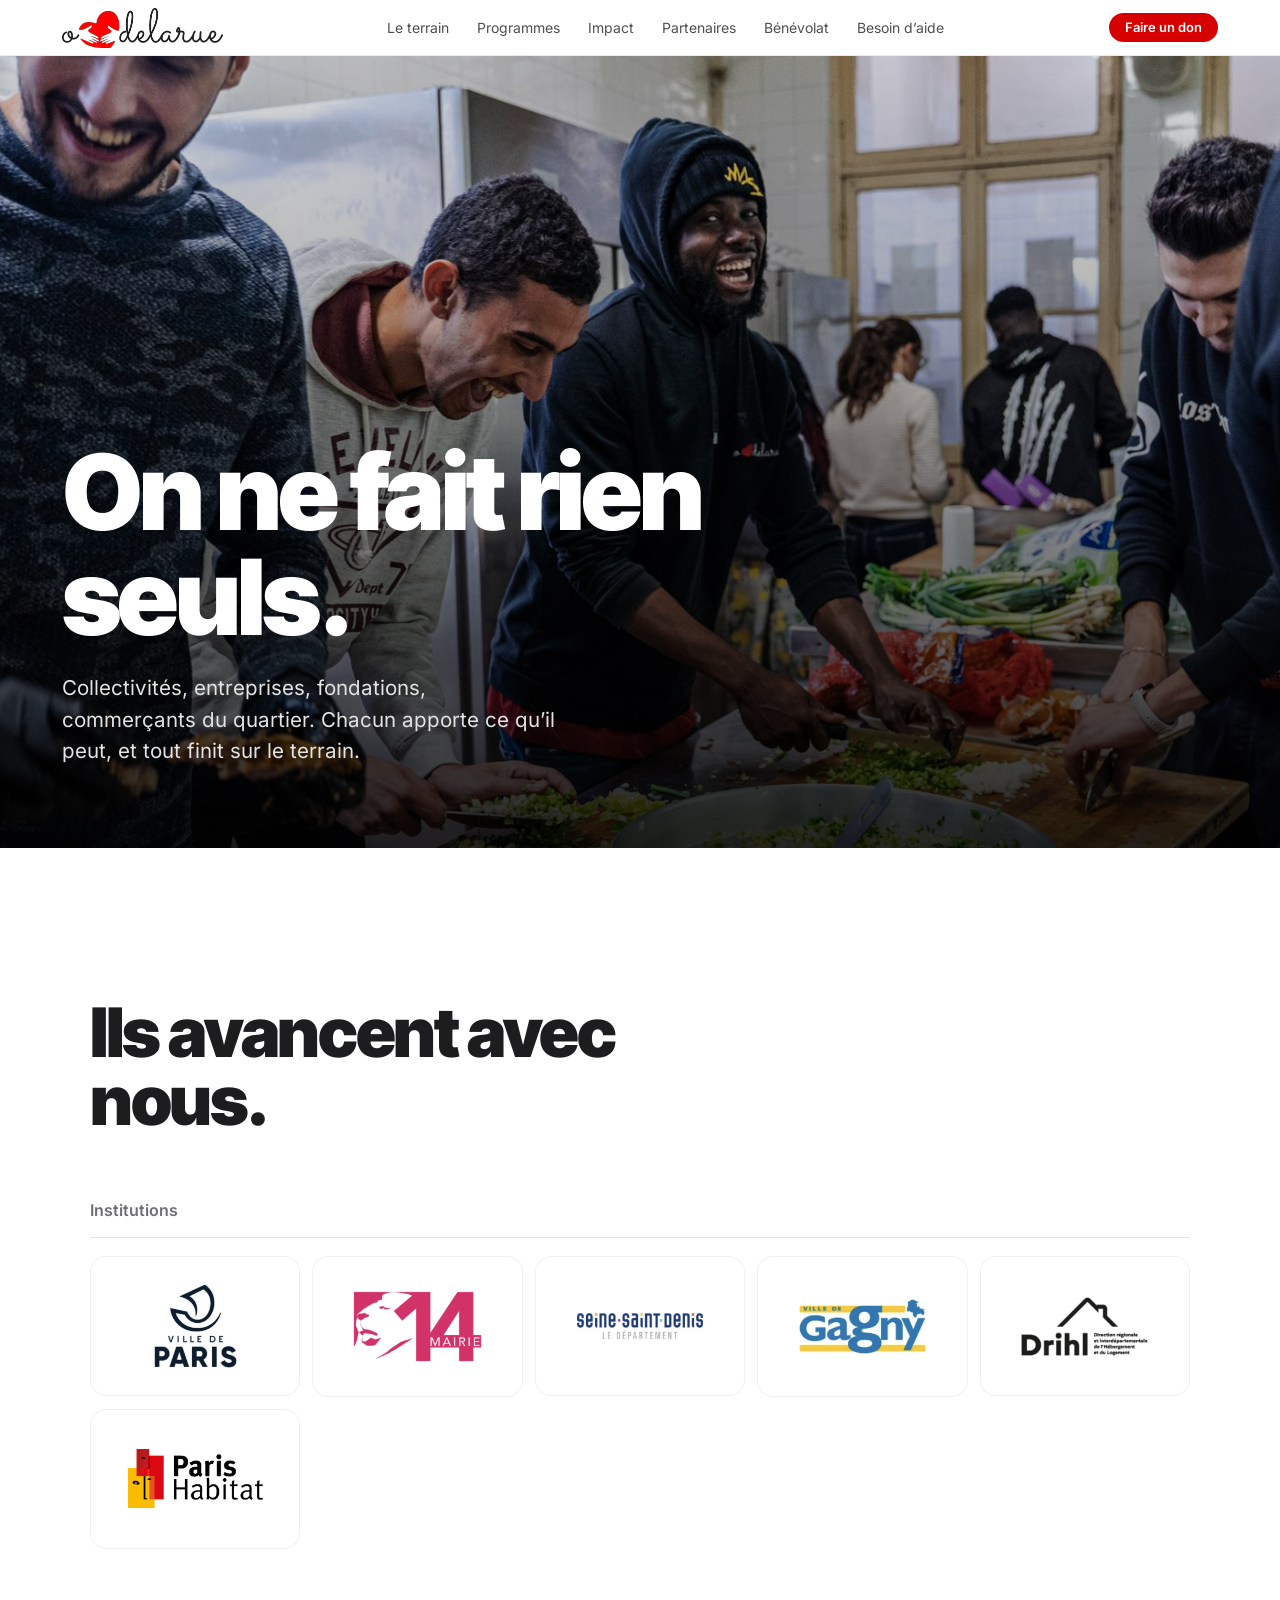
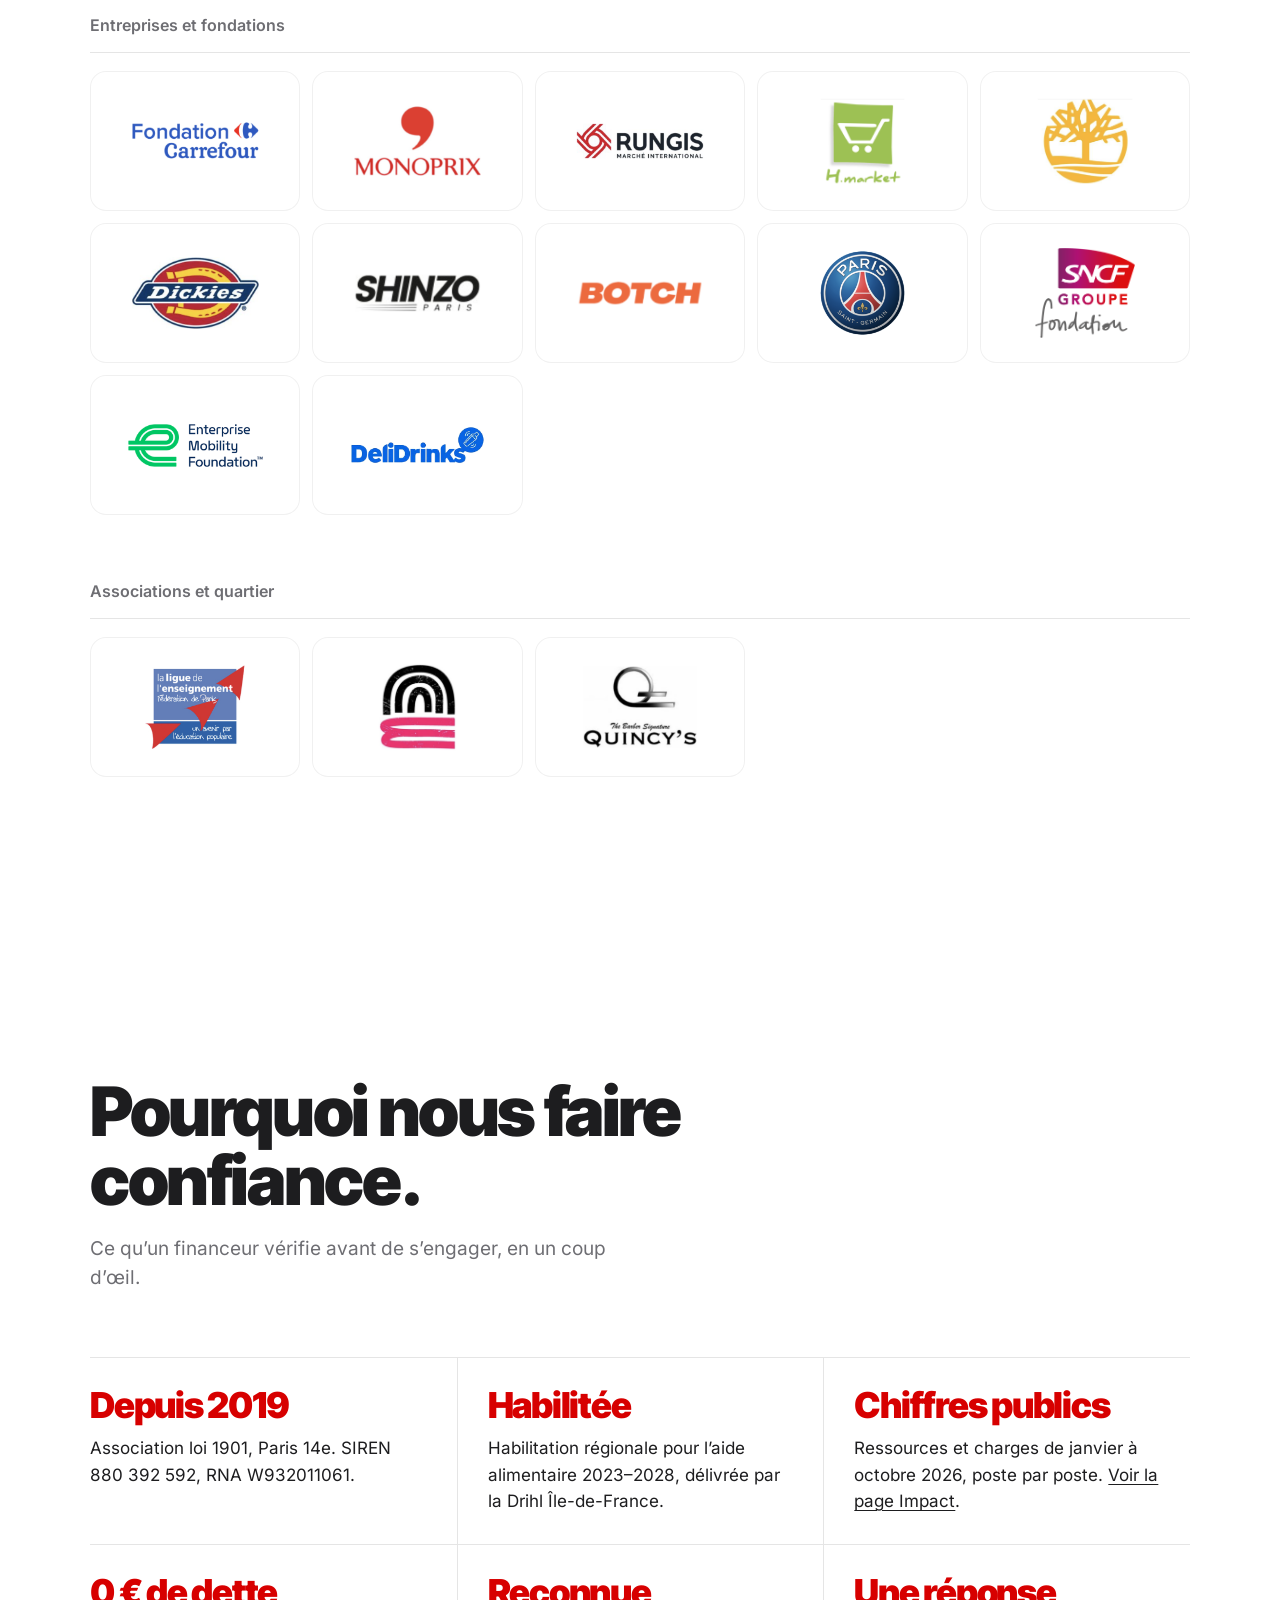
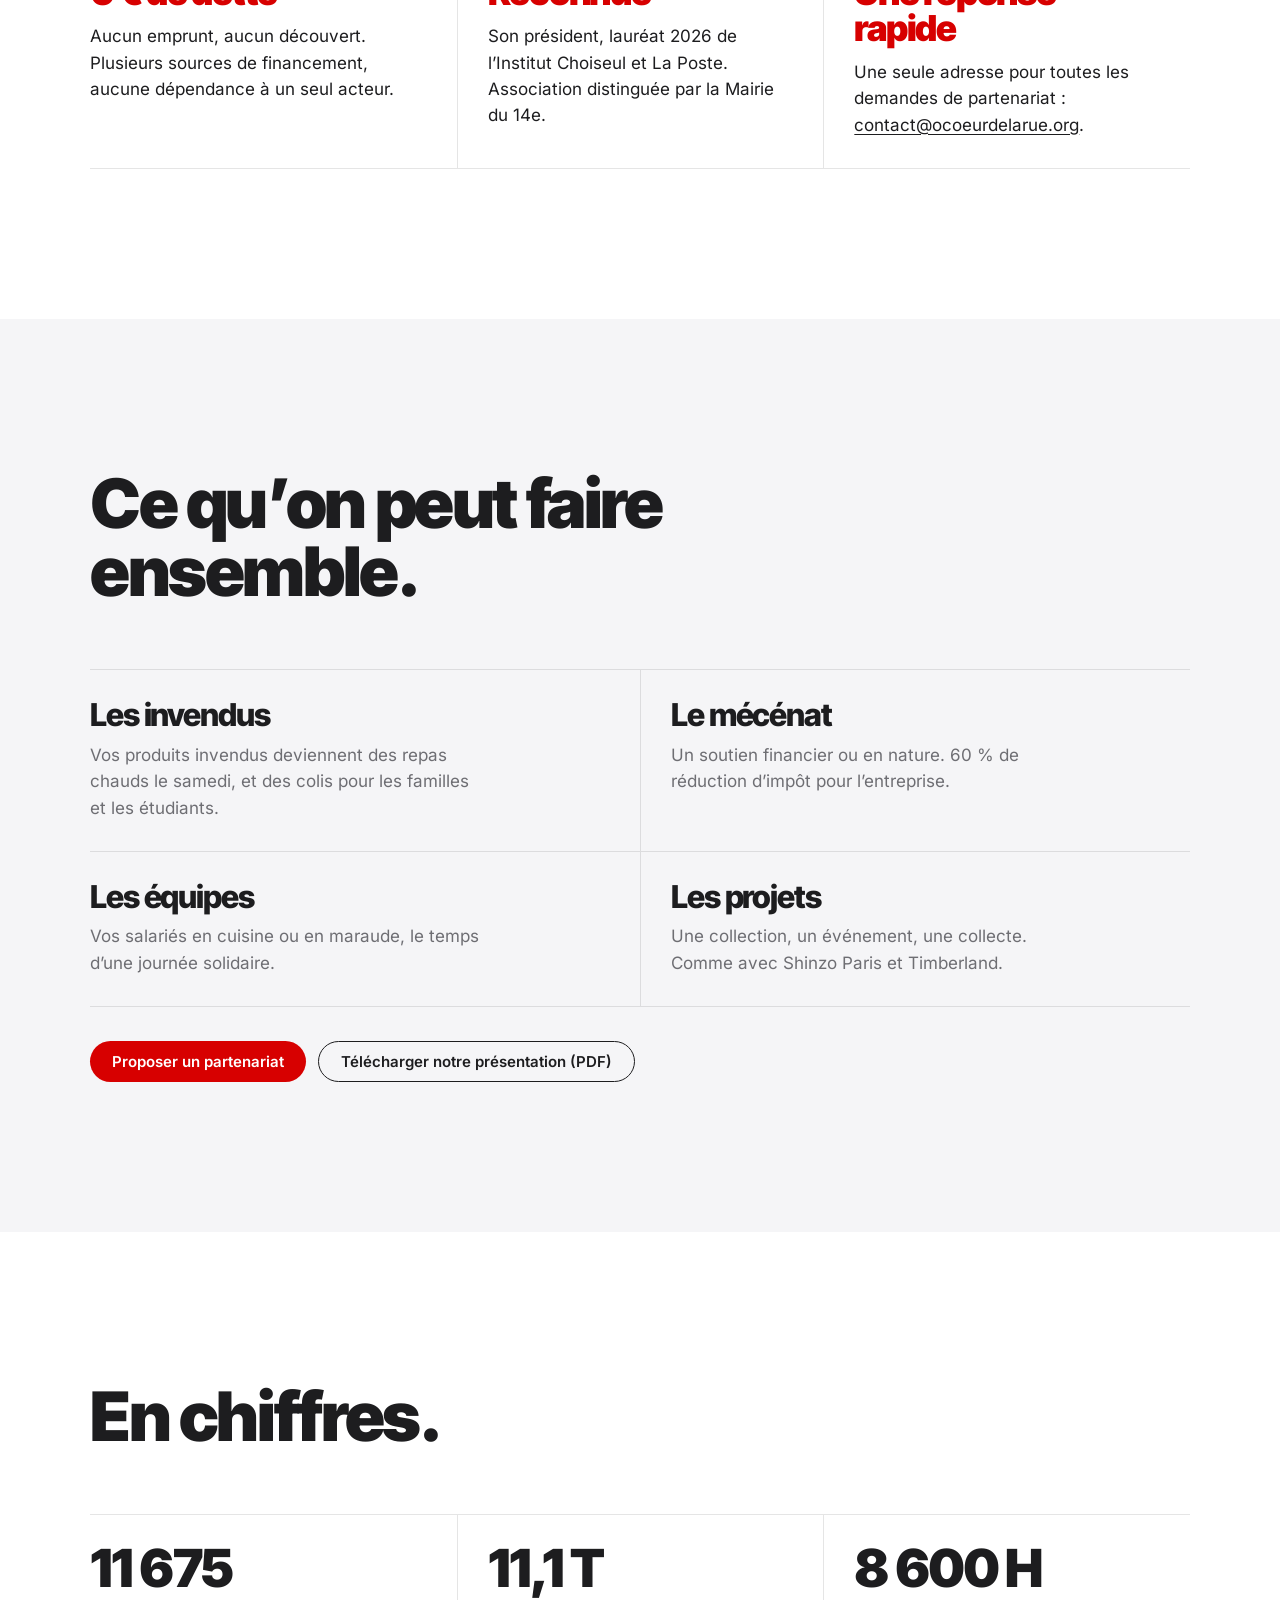
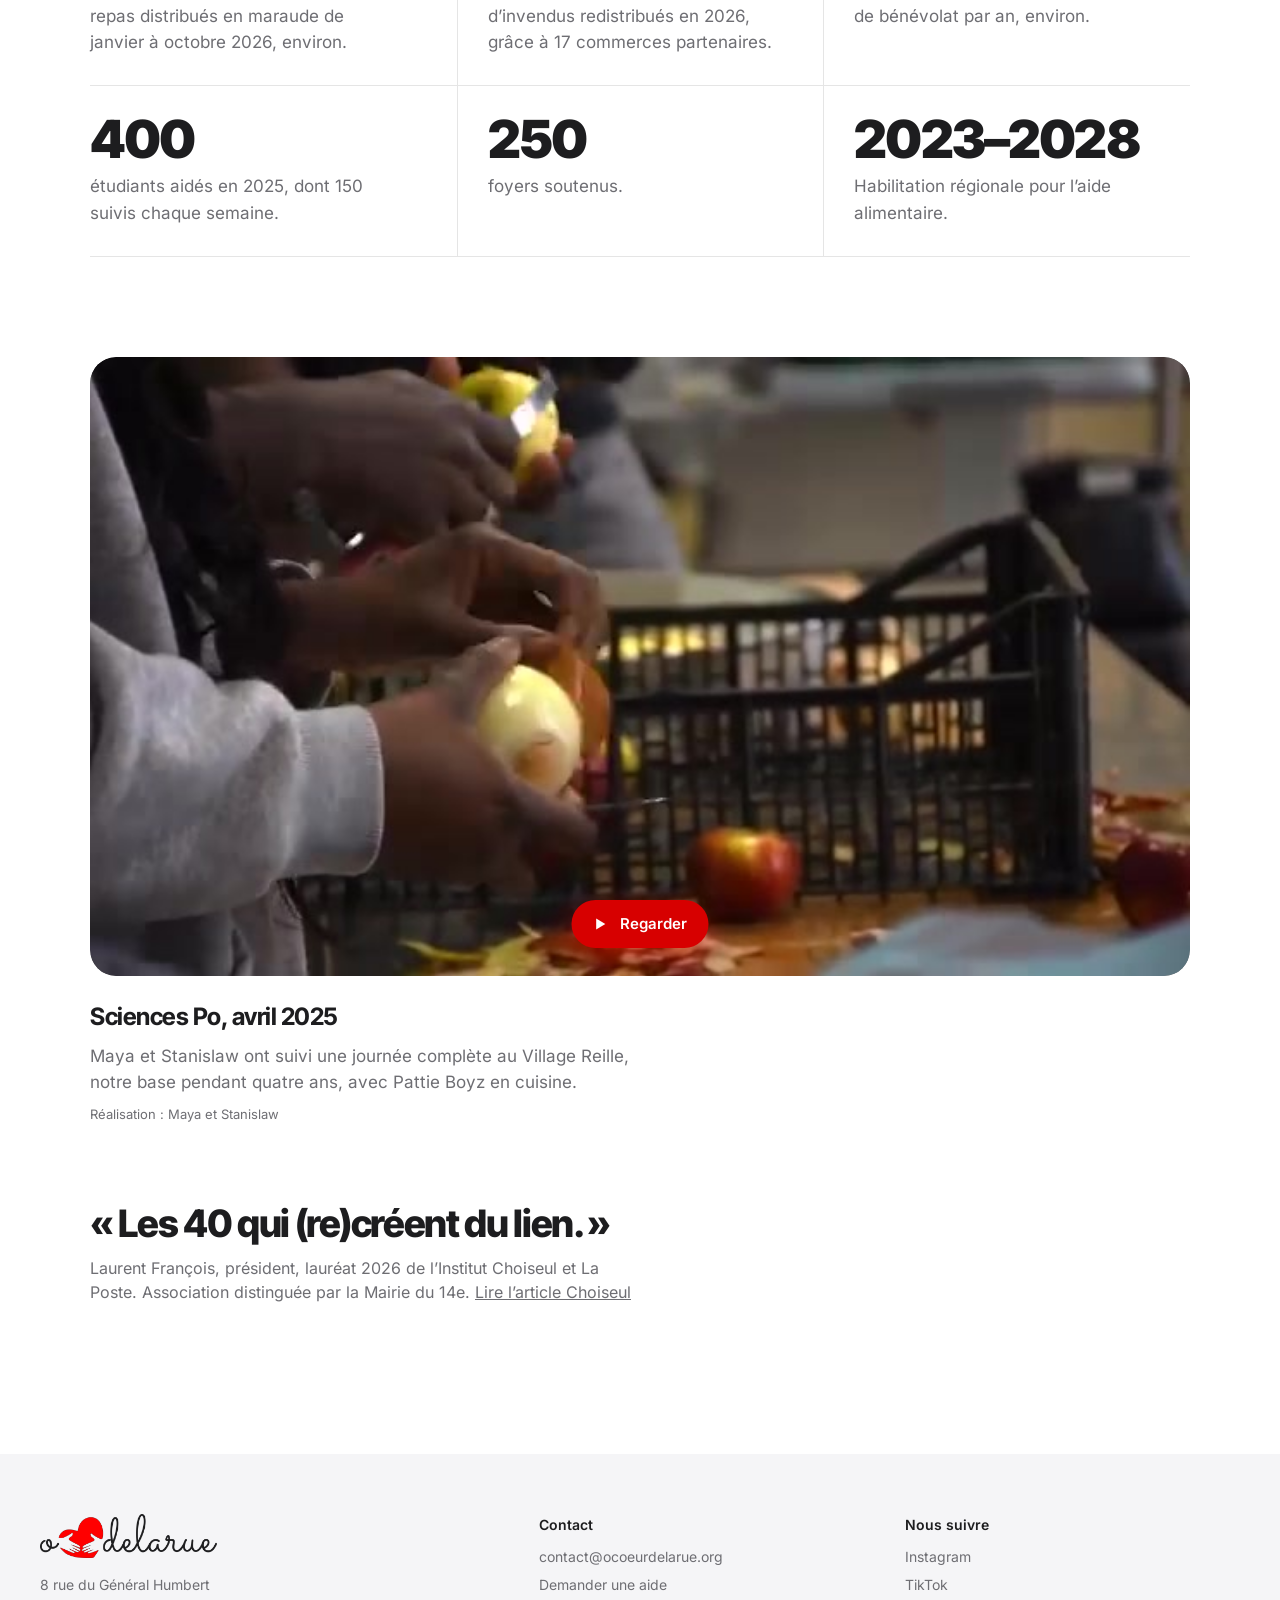
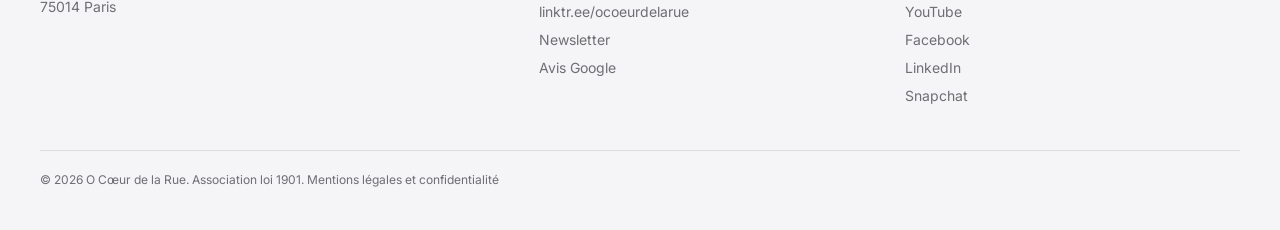
<file: partenaires.html>
<!DOCTYPE html>
<html lang="fr">
<head>
<meta charset="utf-8">
<meta name="viewport" content="width=device-width, initial-scale=1, viewport-fit=cover">
<title>Partenaires — O Cœur de la Rue</title>
<meta name="description" content="Collectivités, entreprises, fondations et commerçants : ceux qui avancent avec O Cœur de la Rue, et comment nous rejoindre.">
<link rel="canonical" href="https://www.ocoeurdelarue.org/partenaires">
<link rel="icon" href="/favicon.ico" sizes="48x48">
<link rel="apple-touch-icon" href="/apple-touch-icon.png">
<link rel="manifest" href="/site.webmanifest">
<meta property="og:type" content="website">
<meta property="og:locale" content="fr_FR">
<meta property="og:site_name" content="O Cœur de la Rue">
<meta property="og:title" content="Partenaires — O Cœur de la Rue">
<meta property="og:description" content="Collectivités, entreprises, fondations et commerçants : ceux qui avancent avec O Cœur de la Rue, et comment nous rejoindre.">
<meta property="og:url" content="https://www.ocoeurdelarue.org/partenaires">
<meta property="og:image" content="https://www.ocoeurdelarue.org/photos/og-image.jpg">
<meta property="og:image:width" content="1200">
<meta property="og:image:height" content="630">
<meta property="og:image:alt" content="L’équipe et les bénévoles d’O Cœur de la Rue">
<meta name="twitter:card" content="summary_large_image">
<meta name="theme-color" content="#000000">
<link rel="preload" href="/fonts/inter.woff2" as="font" type="font/woff2" crossorigin>
<link rel="preload" href="/fonts/inter-tight.woff2" as="font" type="font/woff2" crossorigin>
<link rel="stylesheet" href="/fonts/fonts.css">
<link rel="stylesheet" href="/commun.css">
<style>
.p-hero{position:relative;min-height:min(88vh,860px);display:flex;align-items:flex-end;overflow:hidden;background:var(--black)}
.p-hero img{position:absolute;inset:0;width:100%;height:100%;object-fit:cover}
.p-hero::after{content:"";position:absolute;inset:0;background:linear-gradient(0deg,rgba(0,0,0,.85) 0%,rgba(0,0,0,.35) 55%,rgba(0,0,0,.15) 100%)}
.p-hero-in{position:relative;z-index:1;width:100%;max-width:1200px;margin:0 auto;padding:0 22px clamp(50px,9vh,100px)}
.p-hero h1{font-family:var(--display);font-weight:900;font-size:clamp(2.67rem,8.2vw,6.97rem);line-height:1;max-width:11ch;letter-spacing:-.035em}
.p-hero p{margin-top:22px;font-size:clamp(1.0625rem,1.6vw,1.3125rem);max-width:38ch;color:#e4e4e4}
.light{background:var(--paper);color:var(--ink);padding:clamp(90px,12vw,150px) 22px}
.dark{background:var(--black);color:var(--white);padding:clamp(90px,12vw,150px) 22px}
.wrap{max-width:1100px;margin:0 auto}
.h2{font-family:var(--display);font-weight:900;font-size:clamp(2.05rem,5.33vw,4.51rem);line-height:1;max-width:14ch;letter-spacing:-.035em}
.lead{margin-top:20px;font-size:1.1875rem;max-width:44ch;color:var(--muted)}
.dark .lead{color:var(--night-muted)}
.actions{display:flex;flex-wrap:wrap;gap:12px;margin-top:34px}

.wall-group{margin-top:clamp(40px,6vw,64px)}
.wall-group h3{font-size:1rem;font-weight:600;color:var(--muted);padding-bottom:14px;border-bottom:1px solid var(--line)}
.wall{list-style:none;display:grid;grid-template-columns:repeat(5,1fr);gap:12px;margin-top:18px}
.wall li{position:relative;background:#fff;border-radius:16px;aspect-ratio:3/2;overflow:hidden;box-shadow:inset 0 0 0 1px rgba(0,0,0,.06)}
.wall img{position:absolute;inset:18%;width:64%;height:64%;max-width:none;object-fit:contain}
.ways{list-style:none;display:grid;grid-template-columns:repeat(2,1fr);gap:0;margin-top:clamp(40px,6vw,64px);border-top:1px solid rgba(255,255,255,.16)}
.ways li{padding:30px 30px 30px 0;border-bottom:1px solid rgba(255,255,255,.16)}
.ways li:nth-child(even){padding-left:30px;border-left:1px solid rgba(255,255,255,.16)}
.ways h3{font-family:var(--display);font-weight:800;font-size:clamp(1.43rem,2.46vw,2.05rem);line-height:1;letter-spacing:-.035em}
.ways p{margin-top:10px;color:var(--night-muted);max-width:36ch}
.trust{list-style:none;display:grid;grid-template-columns:repeat(3,1fr);gap:0;margin-top:clamp(40px,6vw,64px);border-top:1px solid var(--line)}
.trust li{padding:30px 30px 30px 0;border-bottom:1px solid var(--line)}
.trust li:not(:nth-child(3n+1)){padding-left:30px;border-left:1px solid var(--line)}
.trust b{display:block;font-family:var(--display);font-weight:900;font-size:clamp(1.64rem,2.79vw,2.25rem);line-height:1;letter-spacing:-.035em;color:var(--red)}
.trust span{display:block;margin-top:12px;max-width:34ch}
.trust a{color:inherit;text-decoration:underline;text-underline-offset:3px}
@media (max-width:899px){.trust{grid-template-columns:1fr}.trust li:not(:nth-child(3n+1)){padding-left:0;border-left:0}}
.figures{display:grid;grid-template-columns:repeat(3,1fr);gap:0;margin-top:clamp(40px,6vw,64px);border-top:1px solid var(--line)}
.figures div{padding:30px 30px 0 0}
.figures div{padding-bottom:30px;border-bottom:1px solid var(--line)}
.figures div:not(:nth-child(3n+1)){padding-left:30px;border-left:1px solid var(--line)}
.figures b{display:block;white-space:nowrap;font-family:var(--display);font-weight:900;font-size:clamp(2.25rem,4.1vw,3.69rem);line-height:.9;letter-spacing:-.035em}
.figures span{display:block;margin-top:10px;max-width:28ch;color:var(--muted)}
.award{text-wrap:balance;margin-top:clamp(50px,7vw,80px);font-family:var(--display);font-weight:800;font-size:clamp(1.43rem,2.95vw,2.46rem);line-height:1.02;max-width:26ch;letter-spacing:-.035em}
.award small{display:block;margin-top:14px;font-family:var(--text);font-weight:400;font-size:1rem;color:var(--muted);letter-spacing:normal;line-height:1.5}
.spo-block{margin-top:clamp(60px,8vw,100px)}
.spo-block h3{margin-top:22px;font-family:var(--display);font-weight:700;font-size:1.5rem;letter-spacing:-.02em}
.spo-block p{margin-top:8px;color:var(--muted);max-width:52ch}
.spo-block .media-credit{font-size:.8125rem}
@media (max-width:899px){
  .wall{grid-template-columns:repeat(3,1fr);gap:8px}
  .wall li{border-radius:12px}
  .wall img{inset:14%;width:72%;height:72%}
  .ways,.figures{grid-template-columns:1fr}
  .ways li:nth-child(even){padding-left:0;border-left:0}
  .figures div:not(:nth-child(3n+1)){padding-left:0;border-left:0}
}

/* thème clair */
.p-hero{color:#fff}
.light{background:#fff}
.dark{background:var(--soft);color:var(--ink)}
.dark .lead,.other,.steps p,.ways p{color:var(--muted)}
.other a{color:var(--ink)}
.give-alt{background:#fff;border:0;box-shadow:0 8px 30px rgba(0,0,0,.06)}
.steps,.steps li + li,.ways,.ways li,.ways li:nth-child(even){border-color:var(--line)!important}
.mission{box-shadow:0 20px 50px rgba(0,0,0,.12)}
</style>
</head>
<body>

<nav class="nav" data-open="false" aria-label="Navigation principale">
  <div class="nav-in">
    <a class="logo" href="/"><img src="photos/logo-ocdlr-noir.png" alt="O Cœur de la Rue" width="642" height="160"></a>
    <ul class="nav-links">
      <li><a href="/#terrain">Le terrain</a></li>
      <li><a href="/#programmes">Programmes</a></li>
      <li><a href="/impact">Impact</a></li>
      <li><a href="/partenaires" aria-current="page">Partenaires</a></li>
      <li><a href="/benevole">Bénévolat</a></li>
      <li><a href="https://tally.so/r/6D8g2P" rel="noopener" target="_blank">Besoin d’aide</a></li>
    </ul>
    <a class="btn btn-red btn-small" href="/dons">Faire un don</a>
    <button class="menu-btn" aria-label="Ouvrir le menu" aria-expanded="false"><span></span><span></span></button>
  </div>
</nav>
<div class="mobile-menu" aria-hidden="true">
  <ul>
    <li><a href="/">Accueil</a></li>
    <li><a href="/#programmes">Programmes</a></li>
    <li><a href="/impact">Impact</a></li>
      <li><a href="/partenaires">Partenaires</a></li>
    <li><a href="/benevole">Bénévolat</a></li>
    <li><a href="https://tally.so/r/6D8g2P" rel="noopener" target="_blank">Besoin d’aide</a></li>
  </ul>
  <a class="btn btn-red" href="/dons">Faire un don</a>
</div>

<main>
  <section class="p-hero">
    <img src="photos/prog-benevolat.jpg" alt="Bénévoles en cuisine, le samedi" width="1400" height="1000">
    <div class="p-hero-in">
      <h1>On ne fait rien seuls.</h1>
      <p>Collectivités, entreprises, fondations, commerçants du quartier. Chacun apporte ce qu’il peut, et tout finit sur le terrain.</p>
    </div>
  </section>

  <section class="light">
    <div class="wrap">
      <h2 class="h2">Ils avancent avec nous.</h2>
      <div class="wall-group">
        <h3>Institutions</h3>
        <ul class="wall">
          <li><img src="logos/ville-de-paris.png" alt="Ville de Paris" loading="lazy" width="328" height="331"></li>
          <li><img src="logos/mairie-14.png" alt="Mairie du 14e" loading="lazy" width="439" height="250"></li>
          <li><img src="logos/seine-saint-denis.png" alt="Seine-Saint-Denis, le Département" loading="lazy" width="416" height="105"></li>
          <li><img src="logos/gagny.png" alt="Ville de Gagny" loading="lazy" width="368" height="171"></li>
          <li><img src="logos/drihl.png" alt="Drihl" loading="lazy" width="376" height="186"></li>
          <li><img src="logos/paris-habitat.png" alt="Paris Habitat" loading="lazy" width="440" height="193"></li>
        </ul>
      </div>
      <div class="wall-group">
        <h3>Entreprises et fondations</h3>
        <ul class="wall">
          <li><img src="logos/fondation-carrefour.png" alt="Fondation Carrefour" loading="lazy" width="389" height="129"></li>
          <li><img src="logos/monoprix.png" alt="Monoprix" loading="lazy" width="372" height="216"></li>
          <li><img src="logos/rungis.png" alt="Rungis Marché international" loading="lazy" width="438" height="136"></li>
          <li><img src="logos/hmarket.png" alt="Hmarket" loading="lazy" width="384" height="388"></li>
          <li><img src="logos/timberland.png" alt="Timberland" loading="lazy" width="434" height="390"></li>
          <li><img src="logos/dickies.png" alt="Dickies" loading="lazy" width="384" height="227"></li>
          <li><img src="logos/shinzo.png" alt="Shinzo Paris" loading="lazy" width="334" height="116"></li>
          <li><img src="logos/botch.png" alt="Botch CargoBikes" loading="lazy" width="283" height="71"></li>
          <li><img src="logos/psg.png" alt="Paris Saint-Germain" loading="lazy" width="338" height="336"></li>
          <li><img src="logos/fondation-sncf.png" alt="Fondation Groupe SNCF" loading="lazy" width="440" height="395"></li>
          <li><img src="logos/enterprise-mobility.png" alt="Enterprise Mobility Foundation" loading="lazy" width="440" height="140"></li>
          <li><img src="logos/delidrinks.png" alt="DeliDrinks" loading="lazy" width="423" height="119"></li>
        </ul>
      </div>
      <div class="wall-group">
        <h3>Associations et quartier</h3>
        <ul class="wall">
          <li><img src="logos/ligue-enseignement.png" alt="Ligue de l’enseignement, Fédération de Paris" loading="lazy" width="383" height="325"></li>
          <li><img src="logos/maison-etudiante.png" alt="La Maison étudiante" loading="lazy" width="339" height="373"></li>
          <li><img src="logos/quincys.png" alt="Quincy’s Barbershop" loading="lazy" width="322" height="236"></li>
        </ul>
      </div>
    </div>
  </section>

  <section class="light" id="confiance">
    <div class="wrap">
      <h2 class="h2">Pourquoi nous faire confiance.</h2>
      <p class="lead">Ce qu’un financeur vérifie avant de s’engager, en un coup d’œil.</p>
      <ul class="trust">
        <li><b>Depuis 2019</b><span>Association loi 1901, Paris 14e. SIREN 880&nbsp;392&nbsp;592, RNA W932011061.</span></li>
        <li><b>Habilitée</b><span>Habilitation régionale pour l’aide alimentaire 2023–2028, délivrée par la Drihl Île-de-France.</span></li>
        <li><b>Chiffres publics</b><span>Ressources et charges de janvier à octobre 2026, poste par poste. <a href="/impact">Voir la page Impact</a>.</span></li>
        <li><b>0&nbsp;€ de dette</b><span>Aucun emprunt, aucun découvert. Plusieurs sources de financement, aucune dépendance à un seul acteur.</span></li>
        <li><b>Reconnue</b><span>Son président, lauréat 2026 de l’Institut Choiseul et La Poste. Association distinguée par la Mairie du&nbsp;14e.</span></li>
        <li><b>Une réponse rapide</b><span>Une seule adresse pour toutes les demandes de partenariat&nbsp;: <a href="mailto:contact@ocoeurdelarue.org?subject=Partenariat%20O%20C%C5%93ur%20de%20la%20Rue">contact@ocoeurdelarue.org</a>.</span></li>
      </ul>
    </div>
  </section>

  <section class="dark">
    <div class="wrap">
      <h2 class="h2">Ce qu’on peut faire ensemble.</h2>
      <ul class="ways">
        <li><h3>Les invendus</h3><p>Vos produits invendus deviennent des repas chauds le samedi, et des colis pour les familles et les étudiants.</p></li>
        <li><h3>Le mécénat</h3><p>Un soutien financier ou en nature. 60 % de réduction d’impôt pour l’entreprise.</p></li>
        <li><h3>Les équipes</h3><p>Vos salariés en cuisine ou en maraude, le temps d’une journée solidaire.</p></li>
        <li><h3>Les projets</h3><p>Une collection, un événement, une collecte. Comme avec Shinzo Paris et Timberland.</p></li>
      </ul>
      <div class="actions">
        <a class="btn btn-red" href="/aller/partenariat">Proposer un partenariat</a>
        <a class="btn btn-line" href="/presentation-o-coeur-de-la-rue-2026.pdf" download>Télécharger notre présentation (PDF)</a>
      </div>
    </div>
  </section>

  <section class="light">
    <div class="wrap">
      <h2 class="h2">En chiffres.</h2>
      <div class="figures">
        <div><b>11&nbsp;675</b><span>repas distribués en maraude de janvier à octobre 2026, environ.</span></div>
        <div><b>11,1&nbsp;T</b><span>d’invendus redistribués en 2026, grâce à 17 commerces partenaires.</span></div>
        <div><b>8&nbsp;600&nbsp;H</b><span>de bénévolat par an, environ.</span></div>
        <div><b>400</b><span>étudiants aidés en 2025, dont 150 suivis chaque semaine.</span></div>
        <div><b>250</b><span>foyers soutenus.</span></div>
        <div><b>2023–2028</b><span>Habilitation régionale pour l’aide alimentaire.</span></div>
      </div>
      <article class="spo-block">
        <div class="press-video spo-video">
          <video src="videos/sciences-po.mp4" poster="photos/sciences-po.jpg" preload="none" playsinline></video>
          <button class="press-play" type="button" aria-label="Regarder le reportage des étudiants de Sciences Po">
            <svg viewBox="0 0 24 24" aria-hidden="true"><path d="M8 5.5v13l11-6.5z" fill="currentColor"/></svg>
            Regarder
          </button>
        </div>
        <h3>Sciences Po, avril 2025</h3>
        <p>Maya et Stanislaw ont suivi une journée complète au Village Reille, notre base pendant quatre ans, avec Pattie Boyz en cuisine.</p>
        <p class="media-credit">Réalisation : Maya et Stanislaw</p>
      </article>
      <p class="award">« Les 40 qui (re)créent du lien. »<small>Laurent François, président, lauréat 2026 de l’Institut Choiseul et La Poste. Association distinguée par la Mairie du 14e. <a href="https://www.choiseul-magazine.fr/2026/09/09/laurent-francois-o-coeur-de-la-rue-o-coeur-de-la-rue-est-nee-dune-mobilisation-familiale/" rel="noopener" target="_blank">Lire l’article Choiseul</a></small></p>
    </div>
  </section>
</main>

<footer class="foot">
  <div class="foot-in">
    <div>
      <a class="logo" href="/"><img src="photos/logo-ocdlr-noir.png" alt="O Cœur de la Rue" width="642" height="160"></a>
      <p>8 rue du Général Humbert<br>75014 Paris</p>
    </div>
    <div>
      <h2>Contact</h2>
      <ul>
        <li><a href="mailto:contact@ocoeurdelarue.org">contact@ocoeurdelarue.org</a></li>
        <li><a href="https://tally.so/r/6D8g2P" rel="noopener" target="_blank">Demander une aide</a></li>
        <li><a href="https://linktr.ee/ocoeurdelarue" rel="noopener">linktr.ee/ocoeurdelarue</a></li>
        <li><a href="https://336a3cbf.sibforms.com/serve/[base64]" rel="noopener" target="_blank">Newsletter</a></li>
        <li><a href="https://g.page/r/CVjfJr846ciaEAE/review" rel="noopener" target="_blank">Avis Google</a></li>
      </ul>
    </div>
    <div>
      <h2>Nous suivre</h2>
      <ul>
        <li><a href="https://instagram.com/Ocoeur2larue" rel="noopener" target="_blank">Instagram</a></li>
        <li><a href="https://www.tiktok.com/@ocoeur2larue" rel="noopener" target="_blank">TikTok</a></li>
        <li><a href="https://www.youtube.com/channel/UC0jvxvRueylT-3jmI7A1AdA" rel="noopener" target="_blank">YouTube</a></li>
        <li><a href="https://www.facebook.com/Ocoeur2larue" rel="noopener" target="_blank">Facebook</a></li>
        <li><a href="https://www.linkedin.com/company/oceur2larue" rel="noopener" target="_blank">LinkedIn</a></li>
        <li><a href="https://www.snapchat.com/@ocoeur2larue" rel="noopener" target="_blank">Snapchat</a></li>
      </ul>
    </div>
  </div>
  <p class="foot-legal">© 2026 O Cœur de la Rue. Association loi 1901. <a href="/mentions-legales">Mentions légales et confidentialité</a></p>
</footer>

<script>
(() => {
  const nav = document.querySelector('.nav'), btn = document.querySelector('.menu-btn'), menu = document.querySelector('.mobile-menu');
  const set = o => { nav.dataset.open = o; btn.setAttribute('aria-expanded', o); menu.setAttribute('aria-hidden', !o); };
  btn.addEventListener('click', () => set(nav.dataset.open !== 'true'));
  menu.querySelectorAll('a').forEach(a => a.addEventListener('click', () => set(false)));
  /* Vidéos : lecture au clic, avec le son, une seule à la fois */
  document.querySelectorAll('.press-video').forEach(pv => {
    const pvid = pv.querySelector('video');
    pv.querySelector('.press-play').addEventListener('click', () => {
      document.querySelectorAll('.press-video video').forEach(v => { if (v !== pvid) v.pause(); });
      pvid.controls = true;
      pv.classList.add('is-playing');
      pvid.play().catch(() => {});
    });
  });
})();
</script>
<script defer src="https://static.cloudflareinsights.com/beacon.min.js" data-cf-beacon='{"token": "0a115e1a55874b6b82db094a7e215927"}'></script>
</body>
</html>
</file>
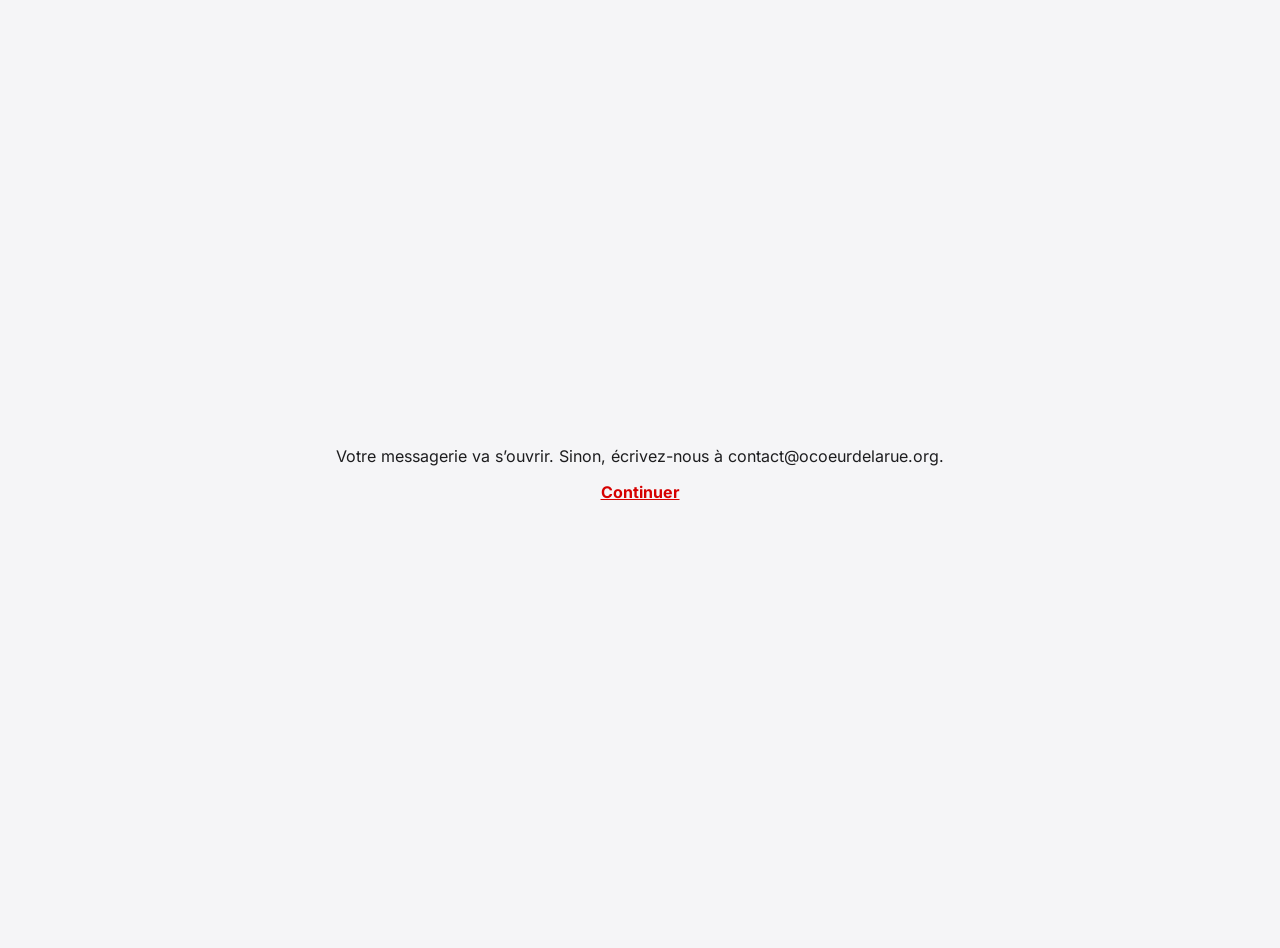
<file: aller/partenariat.html>
<!DOCTYPE html>
<html lang="fr">
<head>
<meta charset="utf-8">
<meta name="viewport" content="width=device-width, initial-scale=1">
<title>Proposer un partenariat — O Cœur de la Rue</title>
<meta name="robots" content="noindex">
<link rel="icon" href="/favicon.ico" sizes="48x48">
<link rel="stylesheet" href="/fonts/fonts.css">
<style>body{margin:0;min-height:100vh;display:grid;place-items:center;font-family:Inter,system-ui,sans-serif;background:#f5f5f7;color:#1d1d1f;text-align:center;padding:24px}a{color:#d60000;font-weight:700}</style>
</head>
<body>
<main><p>Votre messagerie va s’ouvrir. Sinon, écrivez-nous à contact@ocoeurdelarue.org.</p><p><a href="mailto:contact@ocoeurdelarue.org?subject=Partenariat%20O%20C%C5%93ur%20de%20la%20Rue">Continuer</a></p></main>
<script>
// Page de passage : comptée par Cloudflare Web Analytics, puis redirection
window.addEventListener('load', function () { setTimeout(function () { location.replace('mailto:contact@ocoeurdelarue.org?subject=Partenariat%20O%20C%C5%93ur%20de%20la%20Rue'); }, 500); });
</script>
<script defer src="https://static.cloudflareinsights.com/beacon.min.js" data-cf-beacon='{"token": "0a115e1a55874b6b82db094a7e215927"}'></script>
</body>
</html>
</file>
<file: fonts/fonts.css>
/* Polices hébergées sur le site (Inter et Inter Tight, licence SIL OFL) — aucun appel à Google */
@font-face{font-family:"Inter";font-style:normal;font-display:swap;font-weight:100 900;src:url(inter.woff2) format("woff2");unicode-range:U+0000-00FF,U+0131,U+0152-0153,U+02BB-02BC,U+02C6,U+02DA,U+02DC,U+0304,U+0308,U+0329,U+2000-206F,U+20AC,U+2122,U+2191,U+2193,U+2212,U+2215,U+FEFF,U+FFFD}
@font-face{font-family:"Inter Tight";font-style:normal;font-display:swap;font-weight:100 900;src:url(inter-tight.woff2) format("woff2");unicode-range:U+0000-00FF,U+0131,U+0152-0153,U+02BB-02BC,U+02C6,U+02DA,U+02DC,U+0304,U+0308,U+0329,U+2000-206F,U+20AC,U+2122,U+2191,U+2193,U+2212,U+2215,U+FEFF,U+FFFD}
</file>
<file: commun.css>
/* Styles communs aux pages Dons, Bénévolat, Partenaires */

/* ============ TOKENS — change la couleur rouge ici ============ */
:root{
  --red:#D70000;
  --black:#000000;
  --white:#FFFFFF;
  --paper:#FFFFFF;      /* fond des sections claires */
  --ink:#000000;        /* texte des sections claires */
  --muted:#5E5E5E;
  --line:rgba(0,0,0,.14);
  --night-muted:#A3A3A3;
  --display:"Inter Tight","Helvetica Neue",Helvetica,Arial,sans-serif;
  --text:"Inter","Helvetica Neue",Helvetica,Arial,sans-serif;
  --ease:cubic-bezier(.22,.61,.24,1);
  --nav-h:56px;
  box-sizing:border-box;
  padding-top:env(safe-area-inset-top,0px);
  padding-bottom:env(safe-area-inset-bottom,0px);
}
*,*::before,*::after{box-sizing:inherit;margin:0;padding:0}
html{scroll-behavior:smooth;scroll-padding-top:calc(var(--nav-h) + env(safe-area-inset-top,0px));-webkit-text-size-adjust:100%}
body{background:var(--black);color:var(--white);font-family:var(--text);font-size:1.0625rem;line-height:1.55;-webkit-font-smoothing:antialiased;overflow-x:hidden}
img{max-width:100%;display:block}
a{color:inherit}
:focus-visible{outline:2px solid var(--red);outline-offset:3px;border-radius:4px}

/* ============ NAV (verre dépoli façon Apple) ============ */
body::before{content:"";position:fixed;inset:0 0 auto;height:env(safe-area-inset-top,0px);z-index:60;background:rgba(0,0,0,.72);backdrop-filter:saturate(180%) blur(20px);-webkit-backdrop-filter:saturate(180%) blur(20px)}
.nav{position:sticky;top:env(safe-area-inset-top,0px);z-index:50;height:var(--nav-h);background:rgba(0,0,0,.72);backdrop-filter:saturate(180%) blur(20px);-webkit-backdrop-filter:saturate(180%) blur(20px);border-bottom:1px solid rgba(255,255,255,.08)}
.nav-in{max-width:1200px;margin:0 auto;height:100%;padding:0 22px;display:flex;align-items:center;justify-content:space-between;gap:24px}
.logo{font-family:var(--display);font-weight:800;font-size:1.06rem;letter-spacing:-.035em;text-decoration:none;white-space:nowrap}
.logo span{color:var(--red)}
.logo img{display:block;height:40px;width:auto}
@media (max-width:899px){.logo img{height:34px}}
.foot .logo img{height:44px}

.nav-links{display:flex;gap:28px;list-style:none;font-size:.875rem}
.nav-links a{text-decoration:none;opacity:.78;transition:opacity .25s}
.nav-links a:hover{opacity:1}
.btn{display:inline-flex;align-items:center;justify-content:center;gap:8px;font:600 .9375rem/1 var(--text);text-decoration:none;border-radius:999px;padding:12px 22px;transition:transform .35s var(--ease),background .25s,color .25s;cursor:pointer;border:0}
.btn:active{transform:scale(.97)}
.btn-red{background:var(--red);color:#fff}
.btn-red:hover{background:#B50000}
.btn-small{padding:8px 16px;font-size:.8125rem}
.btn-line{border:1.5px solid currentColor;background:transparent}
.btn-line:hover{background:var(--ink);color:var(--paper);border-color:var(--ink)}
.menu-btn{display:none;background:none;border:0;color:#fff;width:40px;height:40px;cursor:pointer}
.menu-btn span{display:block;width:18px;height:1.5px;background:currentColor;margin:5px auto;transition:transform .35s var(--ease)}
.nav[data-open="true"] .menu-btn span:first-child{transform:translateY(3.25px) rotate(45deg)}
.nav[data-open="true"] .menu-btn span:last-child{transform:translateY(-3.25px) rotate(-45deg)}
.mobile-menu{display:none}

/* ============ FOOTER ============ */
.foot{background:var(--black);color:var(--night-muted);padding:60px 22px 40px;font-size:.875rem}
.foot-in{max-width:1200px;margin:0 auto;display:grid;grid-template-columns:1.4fr 1fr 1fr;gap:30px}
.foot .logo{color:#fff;display:inline-block;margin-bottom:10px}
.foot h2{color:#fff;font-weight:600;font-size:.875rem;margin-bottom:10px}
.foot ul{list-style:none;display:grid;gap:6px}
.foot a{text-decoration:none}
.foot a:hover{color:#fff}
.foot-legal{max-width:1200px;margin:44px auto 0;padding-top:20px;border-top:1px solid rgba(255,255,255,.1);font-size:.75rem}


@media (max-width: 899px){
  .nav-links,.nav .btn-small{display:none}
  .menu-btn{display:block}
  .mobile-menu{display:block;position:fixed;inset:calc(var(--nav-h) + env(safe-area-inset-top,0px)) 0 0;background:rgba(0,0,0,.94);backdrop-filter:blur(20px);-webkit-backdrop-filter:blur(20px);padding:30px 22px;opacity:0;visibility:hidden;transition:opacity .35s var(--ease),visibility .35s;z-index:49}
  .nav[data-open="true"] + .mobile-menu{opacity:1;visibility:visible}
  .mobile-menu ul{list-style:none;display:grid;gap:4px}
  .mobile-menu a:not(.btn){display:block;font-family:var(--display);font-weight:800;font-size:1.91rem;text-decoration:none;padding:6px 0;letter-spacing:-.035em}
  .mobile-menu .btn{margin-top:24px}
  .foot-in{grid-template-columns:1fr}
}
@media (prefers-reduced-motion: reduce){
  html{scroll-behavior:auto}
  *,*::before,*::after{animation:none !important;transition:none !important}
}

/* ============ THÈME CLAIR FAÇON APPLE ============ */
:root{--ink:#1d1d1f;--muted:#6e6e73;--soft:#F5F5F7;--line:rgba(0,0,0,.1);--night-muted:#6e6e73}
body{background:#fff;color:var(--ink)}
body::before,.nav{background:rgba(255,255,255,.8)}
.nav{border-bottom:1px solid rgba(0,0,0,.08);color:var(--ink)}
.menu-btn{color:var(--ink)}
.photo{background:#e8e8ed}
.btn-line{color:var(--ink)}
.foot{background:var(--soft);color:var(--muted)}
.foot .logo,.foot h2,.foot a:hover{color:var(--ink)}
.foot-legal{border-top:1px solid var(--line)}
@media (max-width:899px){
  .mobile-menu{background:rgba(255,255,255,.97);color:var(--ink)}
}

/* Un petit texte imbriqué dans un gros titre ne doit jamais hériter de son espacement serré */
:where(h1,h2,h3,p,strong,b) small{letter-spacing:normal}

/* Lecteur vidéo (bouton « Regarder ») */
.press-video{position:relative;aspect-ratio:9/16;border-radius:30px;overflow:hidden;background:#111;box-shadow:0 30px 70px rgba(0,0,0,.18);-webkit-mask-image:-webkit-radial-gradient(white,black);mask-image:radial-gradient(white,black);isolation:isolate}
.press-video.spo-video{width:100%;aspect-ratio:16/9;border-radius:26px}
.press-video video{width:100%;height:100%;object-fit:cover;display:block}
.press-play{position:absolute;left:50%;bottom:28px;transform:translateX(-50%);display:inline-flex;align-items:center;gap:10px;font:600 .9375rem/1 var(--text);color:#fff;background:var(--red);border:0;border-radius:999px;padding:14px 22px 14px 18px;white-space:nowrap;cursor:pointer;box-shadow:0 10px 30px rgba(255,0,0,.4);transition:transform .35s var(--ease),background .25s}
.press-play:hover{background:#B50000;transform:translateX(-50%) scale(1.04)}
.press-play svg{width:20px;height:20px}
.press-video.is-playing .press-play{opacity:0;pointer-events:none}
</file>
